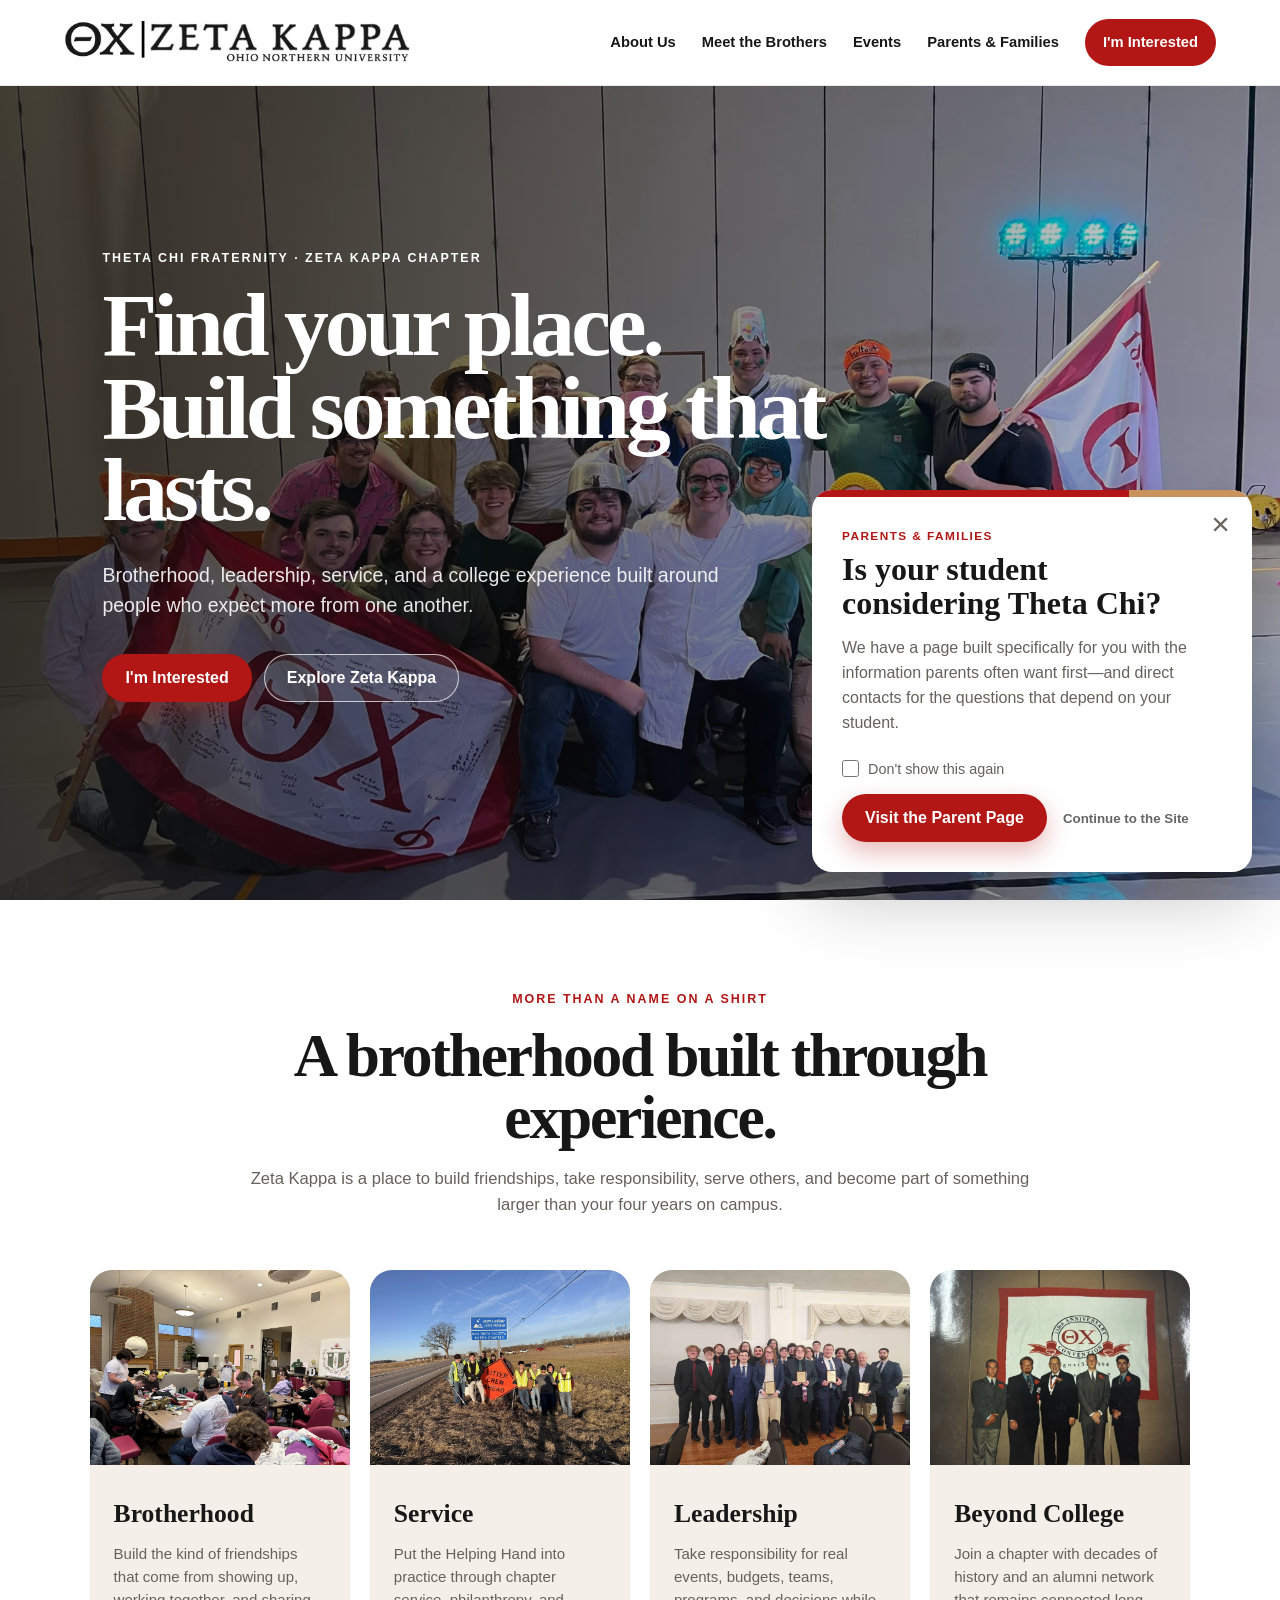
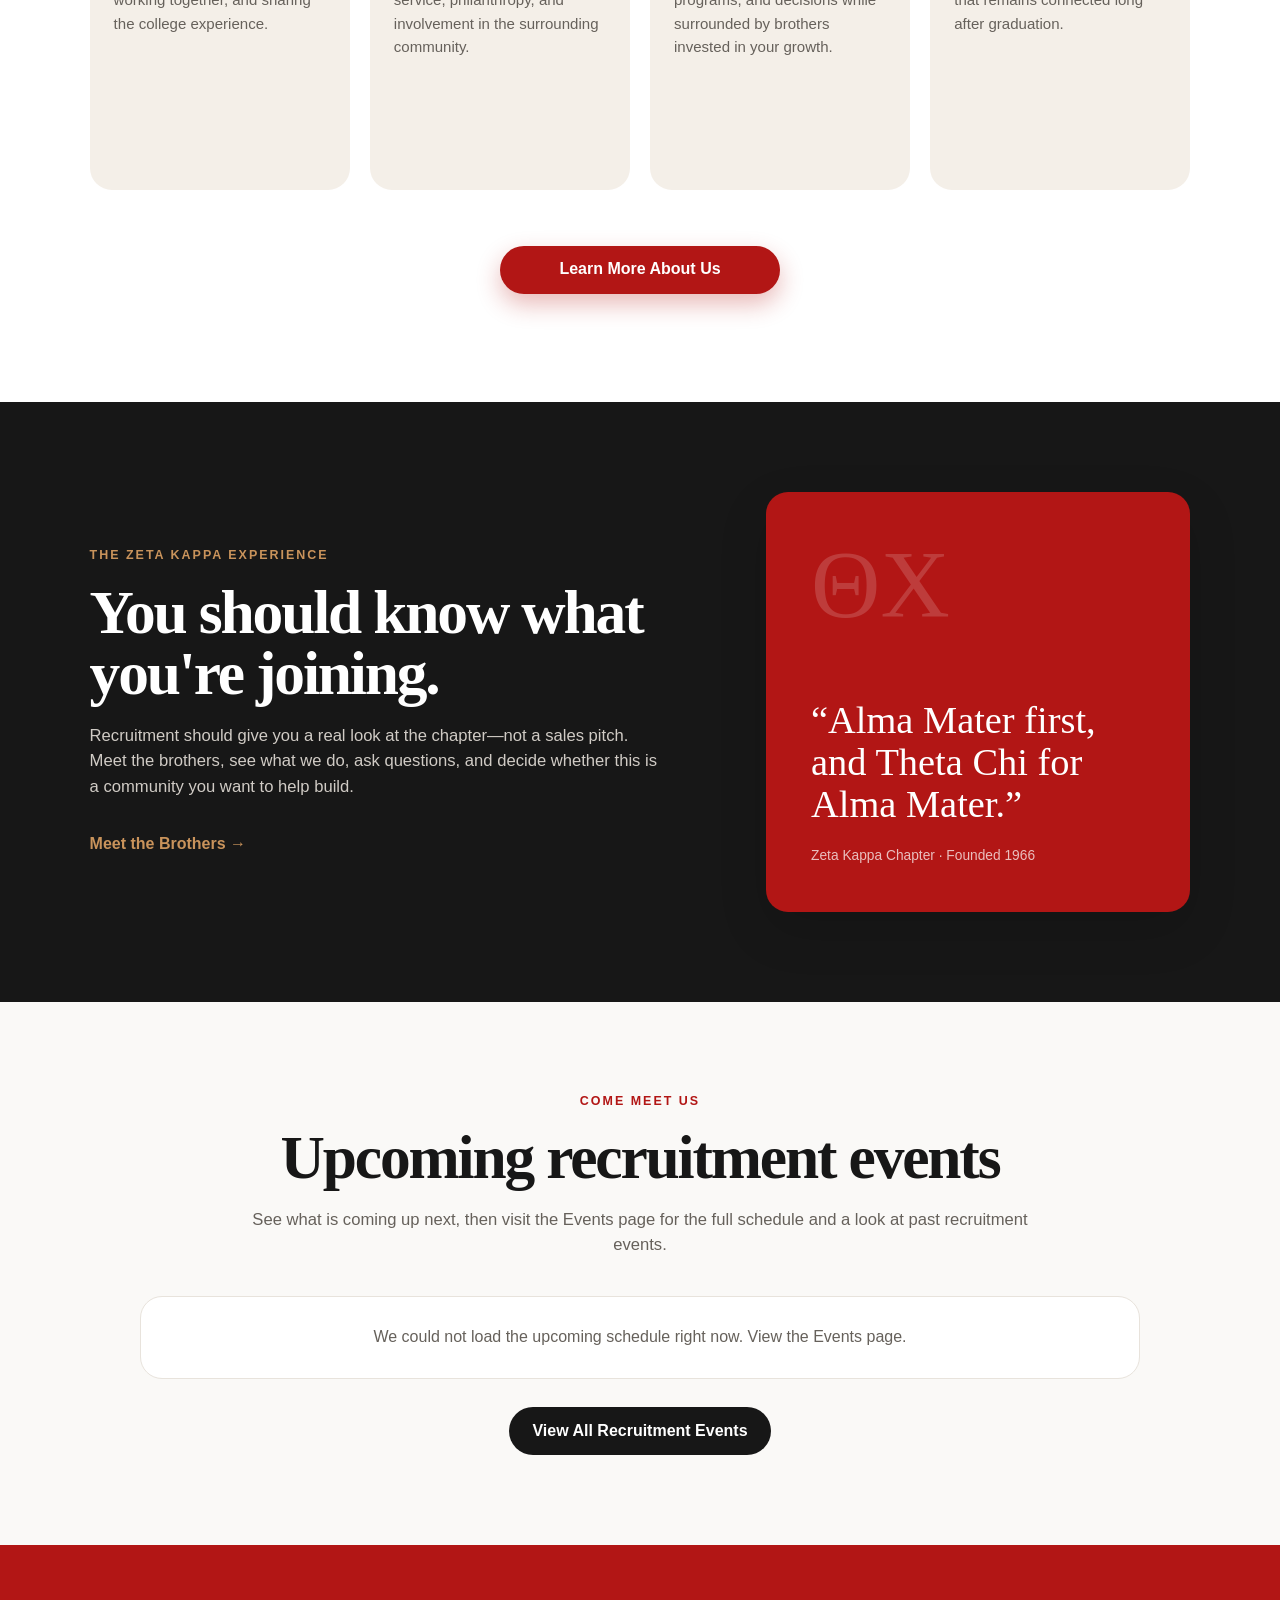
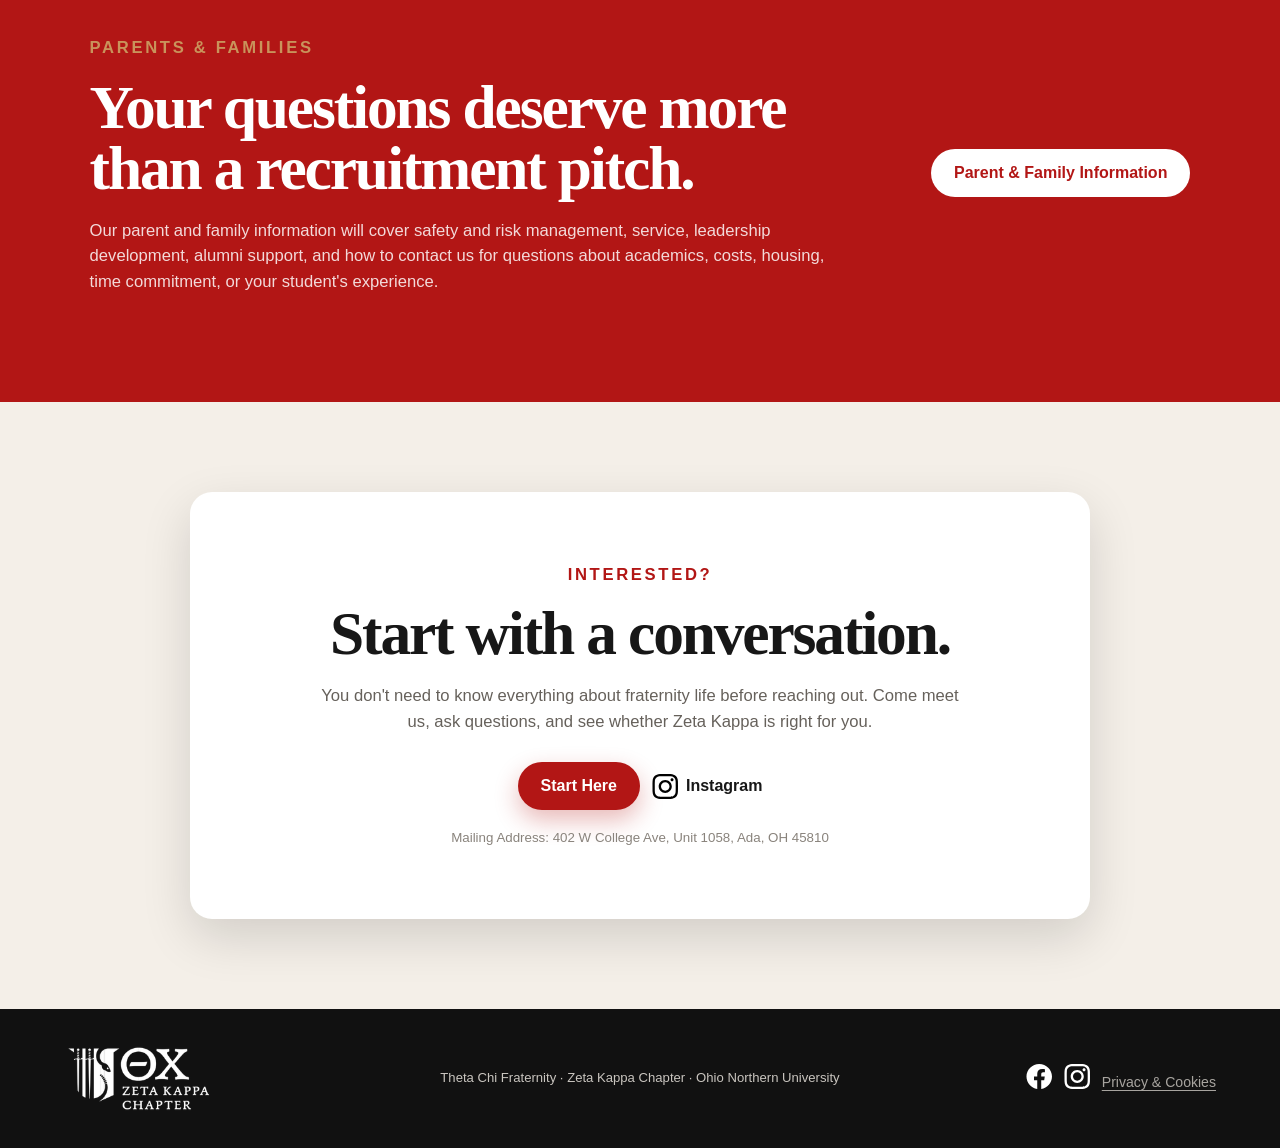
<file: index.html>
<!DOCTYPE html>
<html lang="en">
<head>
  <link rel="icon" type="image/png" href="/assets/img/tab-icon.png">
  <meta charset="UTF-8" />
  <meta name="viewport" content="width=device-width, initial-scale=1.0" />
  <meta name="description" content="Theta Chi Zeta Kappa recruitment at Ohio Northern University." />
  <title>Theta Chi Zeta Kappa | Join Us</title>
  <link rel="stylesheet" href="/css/recruitment.css" />
</head>
<body>

  <header class="site-header">
    <a class="brand" href="/" aria-label="Theta Chi Zeta Kappa Home">
      <img src="/assets/img/mainlogo_join.png" alt="Theta Chi Zeta Kappa" />
    </a>
    <button class="menu-toggle" type="button" aria-label="Open navigation" aria-controls="site-nav" aria-expanded="false">
      <span></span>
      <span></span>
      <span></span>
    </button>

<nav class="site-nav" id="site-nav" aria-label="Primary navigation">
      <a href="/about/">About Us</a>
      <a href="/brothers/">Meet the Brothers</a>
      <a href="/events/">Events</a>
      <a href="/parents/">Parents &amp; Families</a>
      <a class="nav-cta" href="/interest/">I'm Interested</a>
    </nav>
  </header>

  <main>
    <section class="hero">
      <div class="hero-shade"></div>
      <div class="hero-content">
        <p class="eyebrow">Theta Chi Fraternity · Zeta Kappa Chapter</p>
        <h1>Find your place.<br />Build something that lasts.</h1>
        <p class="hero-copy">
          Brotherhood, leadership, service, and a college experience built around people who expect more from one another.
        </p>
        <div class="hero-actions">
          <a class="button button-primary" href="/interest/">I'm Interested</a>
          <a class="button button-secondary" href="/about/">Explore Zeta Kappa</a>
        </div>
      </div>
      <div class="hero-location">Ohio Northern University · Ada, Ohio</div>
    </section>

    <section class="intro section" id="brotherhood">
      <div class="section-heading">
        <p class="eyebrow red">More than a name on a shirt</p>
        <h2>A brotherhood built through experience.</h2>
        <p>
          Zeta Kappa is a place to build friendships, take responsibility, serve others, and become part of something larger than your four years on campus.
        </p>
      </div>

      <div class="feature-grid">
        <article class="feature-card">
          <img src="/assets/img/Letter_Making_Social_w_DZ.webp" alt="Zeta Kappa members at a letter-making social" />
          <div>
            <h3>Brotherhood</h3>
            <p>Build the kind of friendships that come from showing up, working together, and sharing the college experience.</p>
          </div>
        </article>

        <article class="feature-card">
          <img src="/assets/img/New_Highway_Cleanup.webp" alt="Theta Chi service activity" />
          <div>
            <h3>Service</h3>
            <p>Put the Helping Hand into practice through chapter service, philanthropy, and involvement in the surrounding community.</p>
          </div>
        </article>

        <article class="feature-card">
          <img src="/assets/img/SOE_Awards.webp" alt="Zeta Kappa members receiving chapter awards" />
          <div>
            <h3>Leadership</h3>
            <p>Take responsibility for real events, budgets, teams, programs, and decisions while surrounded by brothers invested in your growth.</p>
          </div>
        </article>

        <article class="feature-card">
          <img src="/assets/img/138th_Convention.webp" alt="Zeta Kappa members at Theta Chi convention" />
          <div>
            <h3>Beyond College</h3>
            <p>Join a chapter with decades of history and an alumni network that remains connected long after graduation.</p>
          </div>
        </article>
      </div>

      <div class="about-home-action">
        <a class="button button-primary" href="/about/">Learn More About Us</a>
      </div>
    </section>

    <section class="experience section dark-section experience-soft-dark" id="experience">
      <div class="split">
        <div class="split-copy">
          <p class="eyebrow gold">The Zeta Kappa experience</p>
          <h2>You should know what you're joining.</h2>
          <p>
            Recruitment should give you a real look at the chapter—not a sales pitch. Meet the brothers, see what we do, ask questions, and decide whether this is a community you want to help build.
          </p>
          <a href="/brothers/" class="text-link">Meet the Brothers →</a>
        </div>
        <div class="quote-panel">
          <div class="greek-mark">ΘΧ</div>
          <p>“Alma Mater first, and Theta Chi for Alma Mater.”</p>
          <span>Zeta Kappa Chapter · Founded 1966</span>
        </div>
      </div>
    </section>

    <section class="events section" id="events">
      <div class="section-heading compact">
        <p class="eyebrow red">Come meet us</p>
        <h2>Upcoming recruitment events</h2>
        <p>See what is coming up next, then visit the Events page for the full schedule and a look at past recruitment events.</p>
      </div>

      <div class="home-events-list" id="homeEventsList" aria-live="polite">
        <div class="home-events-status" id="homeEventsStatus">Loading upcoming events...</div>
      </div>

      <div class="home-events-footer">
        <a class="button button-dark" href="/events/">View All Recruitment Events</a>
      </div>
    </section>

    <section class="parents-preview section" id="parents">
      <div class="parents-inner">
        <div>
          <p class="eyebrow gold">Parents & families</p>
          <h2>Your questions deserve more than a recruitment pitch.</h2>
          <p>
            Our parent and family information will cover safety and risk management, service, leadership development, alumni support, and how to contact us for questions about academics, costs, housing, time commitment, or your student's experience.
          </p>
        </div>
        <a class="button button-light" href="/parents/">Parent & Family Information</a>
      </div>
    </section>

    <section class="interest section" id="interest">
      <div class="interest-card">
        <p class="eyebrow red">Interested?</p>
        <h2>Start with a conversation.</h2>
        <p>You don't need to know everything about fraternity life before reaching out. Come meet us, ask questions, and see whether Zeta Kappa is right for you.</p>
        <div class="interest-actions">
          <a class="button button-primary" href="/interest/">Start Here</a>
          <a class="social-link" href="https://www.instagram.com/onuthetachi/" aria-label="Theta Chi Zeta Kappa on Instagram">
            <img src="/assets/icons/path-20.svg" alt="" /> Instagram
          </a>
        </div>
        <small>Mailing Address: 402 W College Ave, Unit 1058, Ada, OH 45810</small>
      </div>
    </section>
  </main>

  <footer>
    <img src="/assets/img/mainlogo.png" alt="Theta Chi Zeta Kappa" />
    <p>Theta Chi Fraternity · Zeta Kappa Chapter · Ohio Northern University</p>
    <div class="footer-socials">
      <a href="https://www.facebook.com/ThetaChiZK/" aria-label="Facebook"><img src="/assets/icons/path-10.svg" alt="" /></a>
      <a href="https://www.instagram.com/onuthetachi/" aria-label="Instagram"><img src="/assets/icons/path-20.svg" alt="" /></a>
    
      <div class="footer-legal"><a href="/privacy/">Privacy &amp; Cookies</a></div></div>
  </footer>

  <aside class="parent-popout" id="parent-popout" aria-labelledby="parent-title">
    <button class="parent-close" type="button" aria-label="Close parent information prompt">×</button>
    <div class="parent-accent"></div>
    <div class="parent-content">
      <p class="parent-label">Parents & families</p>
      <h2 id="parent-title">Is your student considering Theta Chi?</h2>
      <p>
        We have a page built specifically for you with the information parents often want first—and direct contacts for the questions that depend on your student.
      </p>
      <label class="parent-preference">
        <input type="checkbox" id="parent-dont-show">
        <span>Don't show this again</span>
      </label>
      <div class="parent-actions">
        <a href="/parents/" class="button button-primary">Visit the Parent Page</a>
        <button class="not-now" type="button">Continue to the Site</button>
      </div>
    </div>
  </aside>

  <script src="/js/events-config.js"></script>
  <script src="/js/home-events.js"></script>
  <script src="/js/recruitment.js"></script>
</body>
</html>
</file>
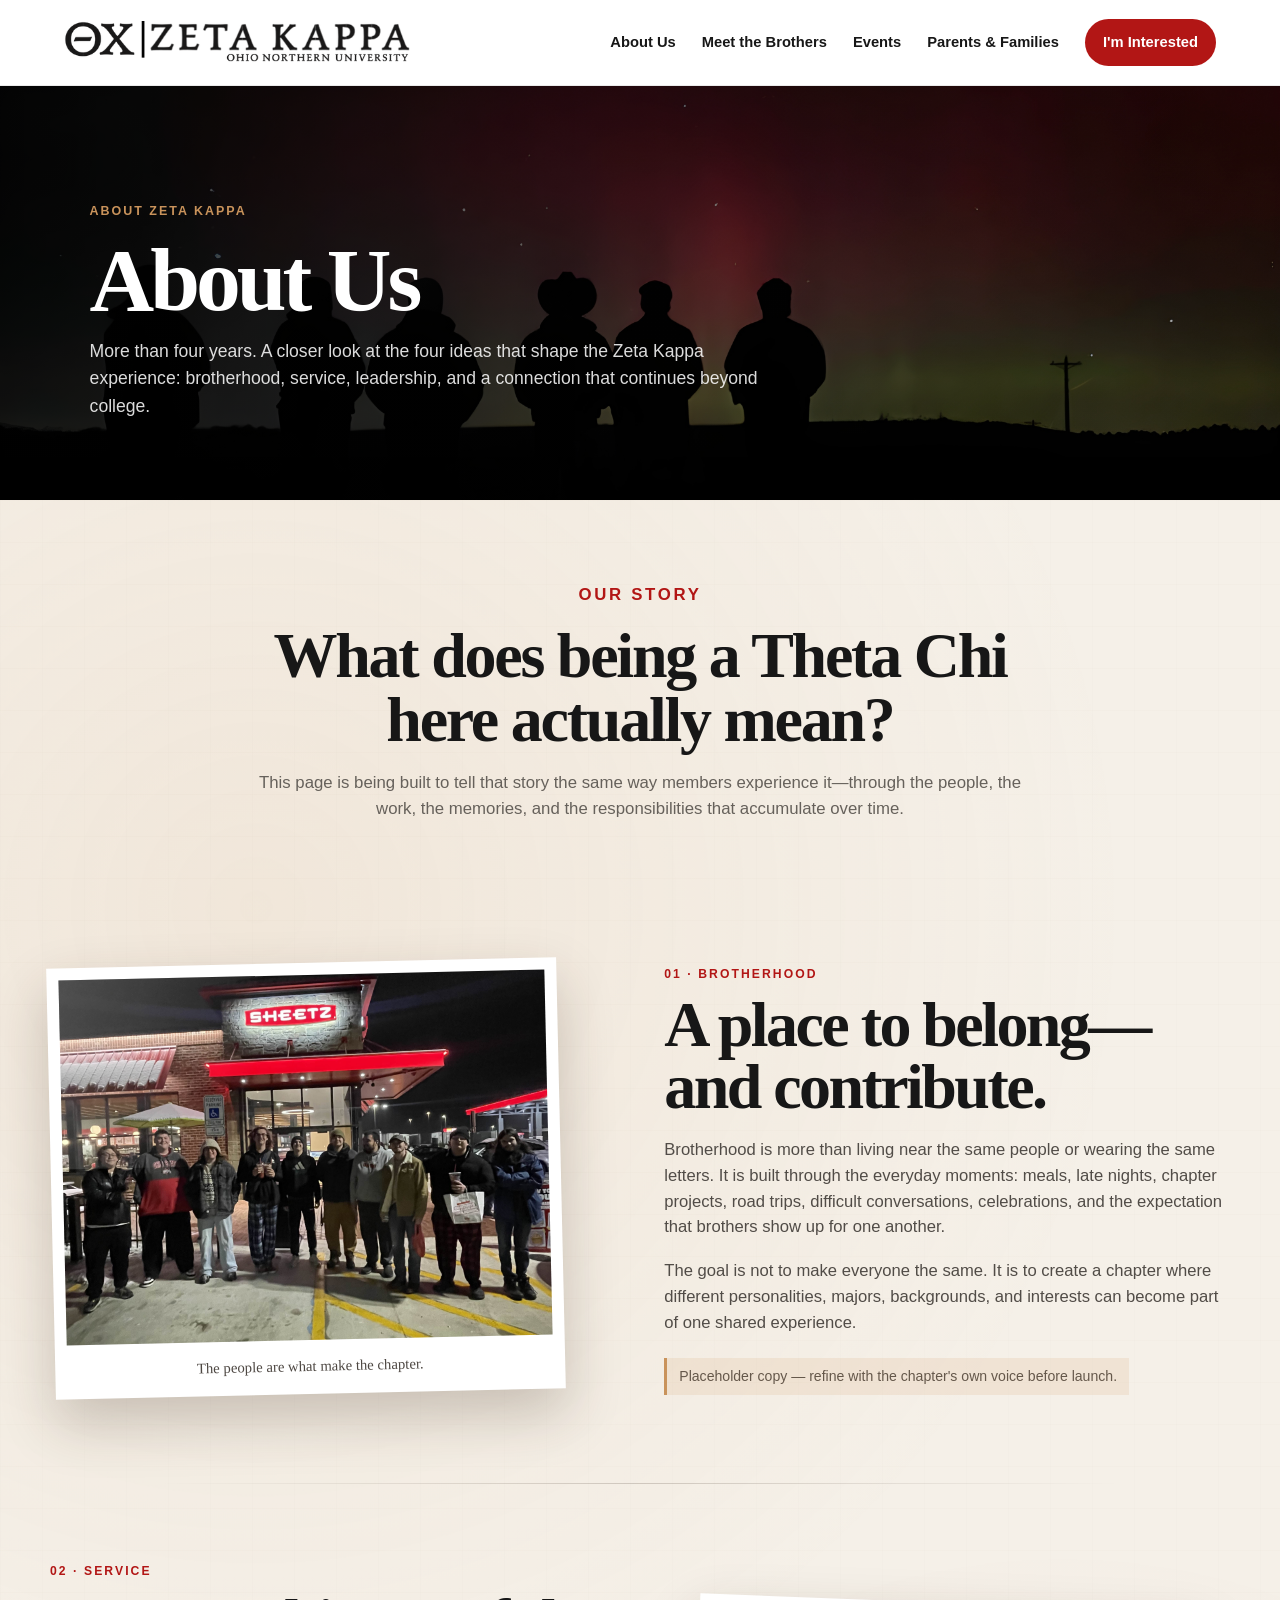
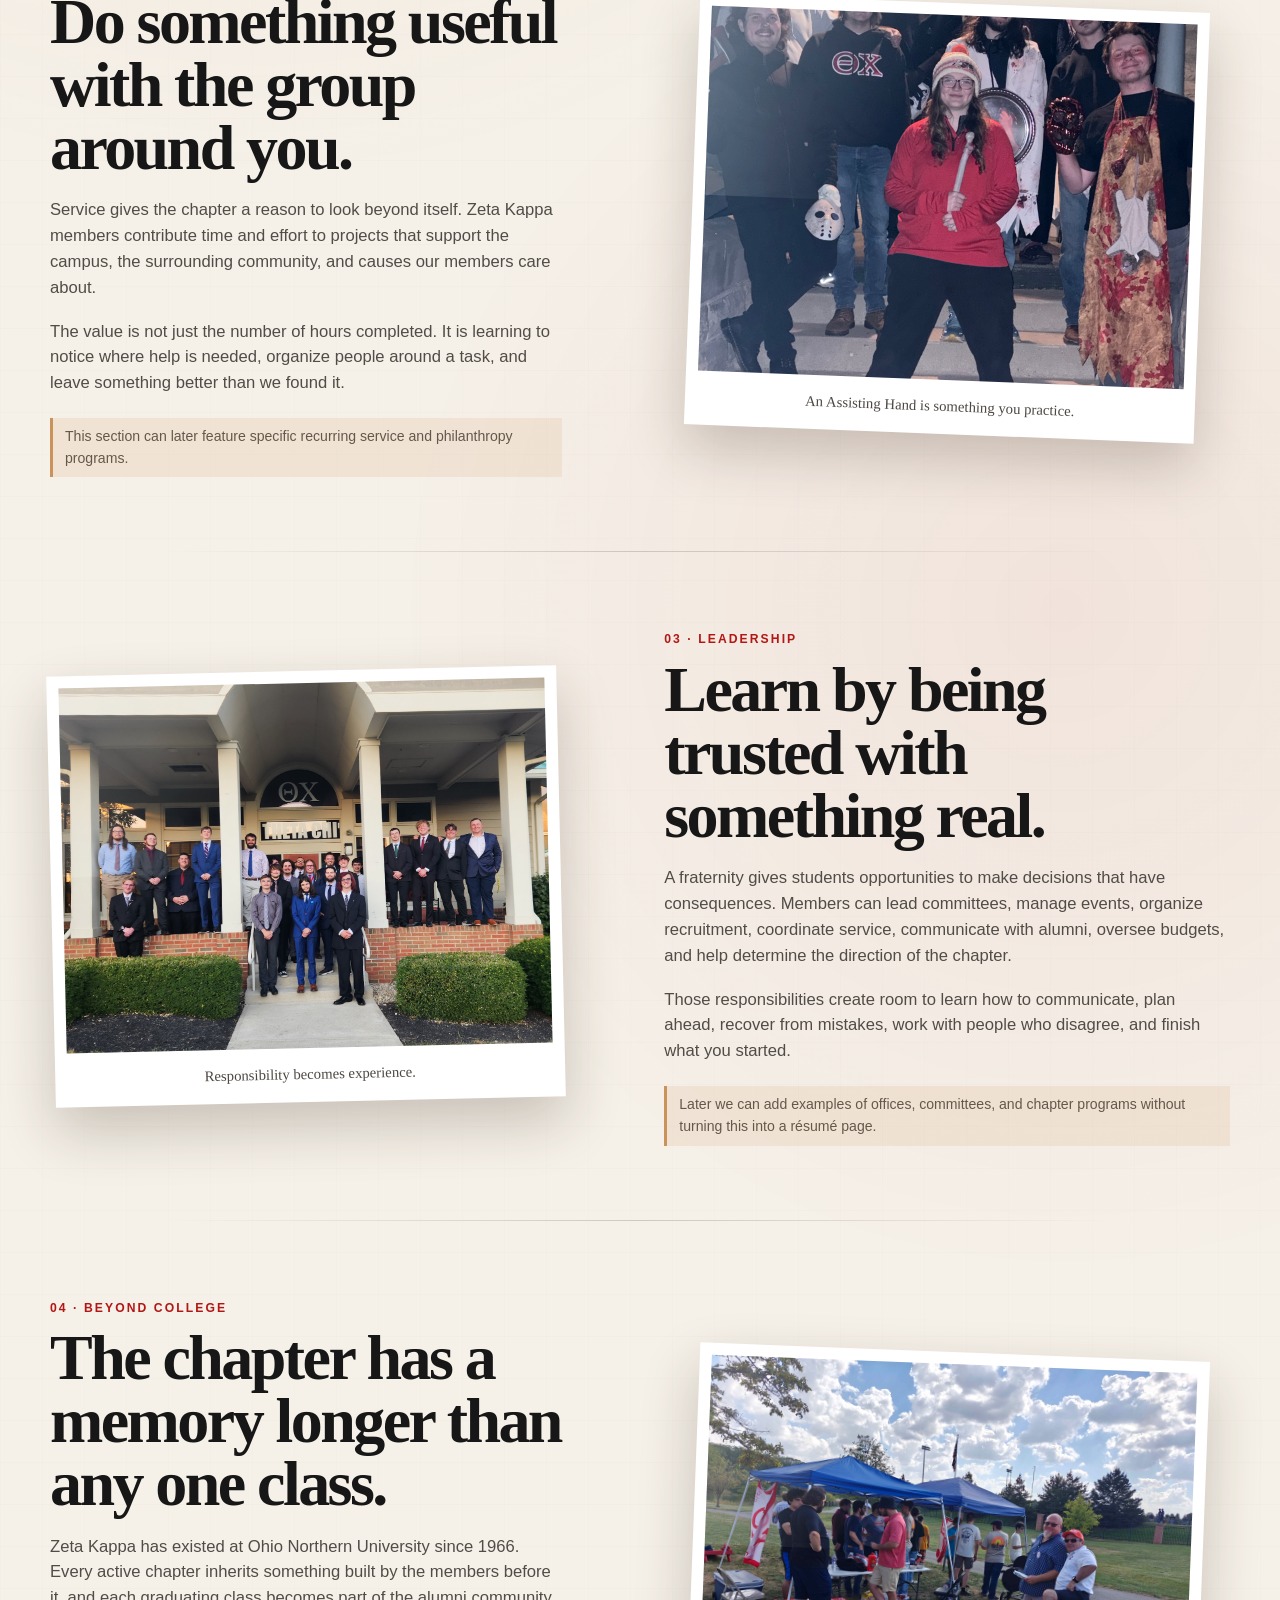
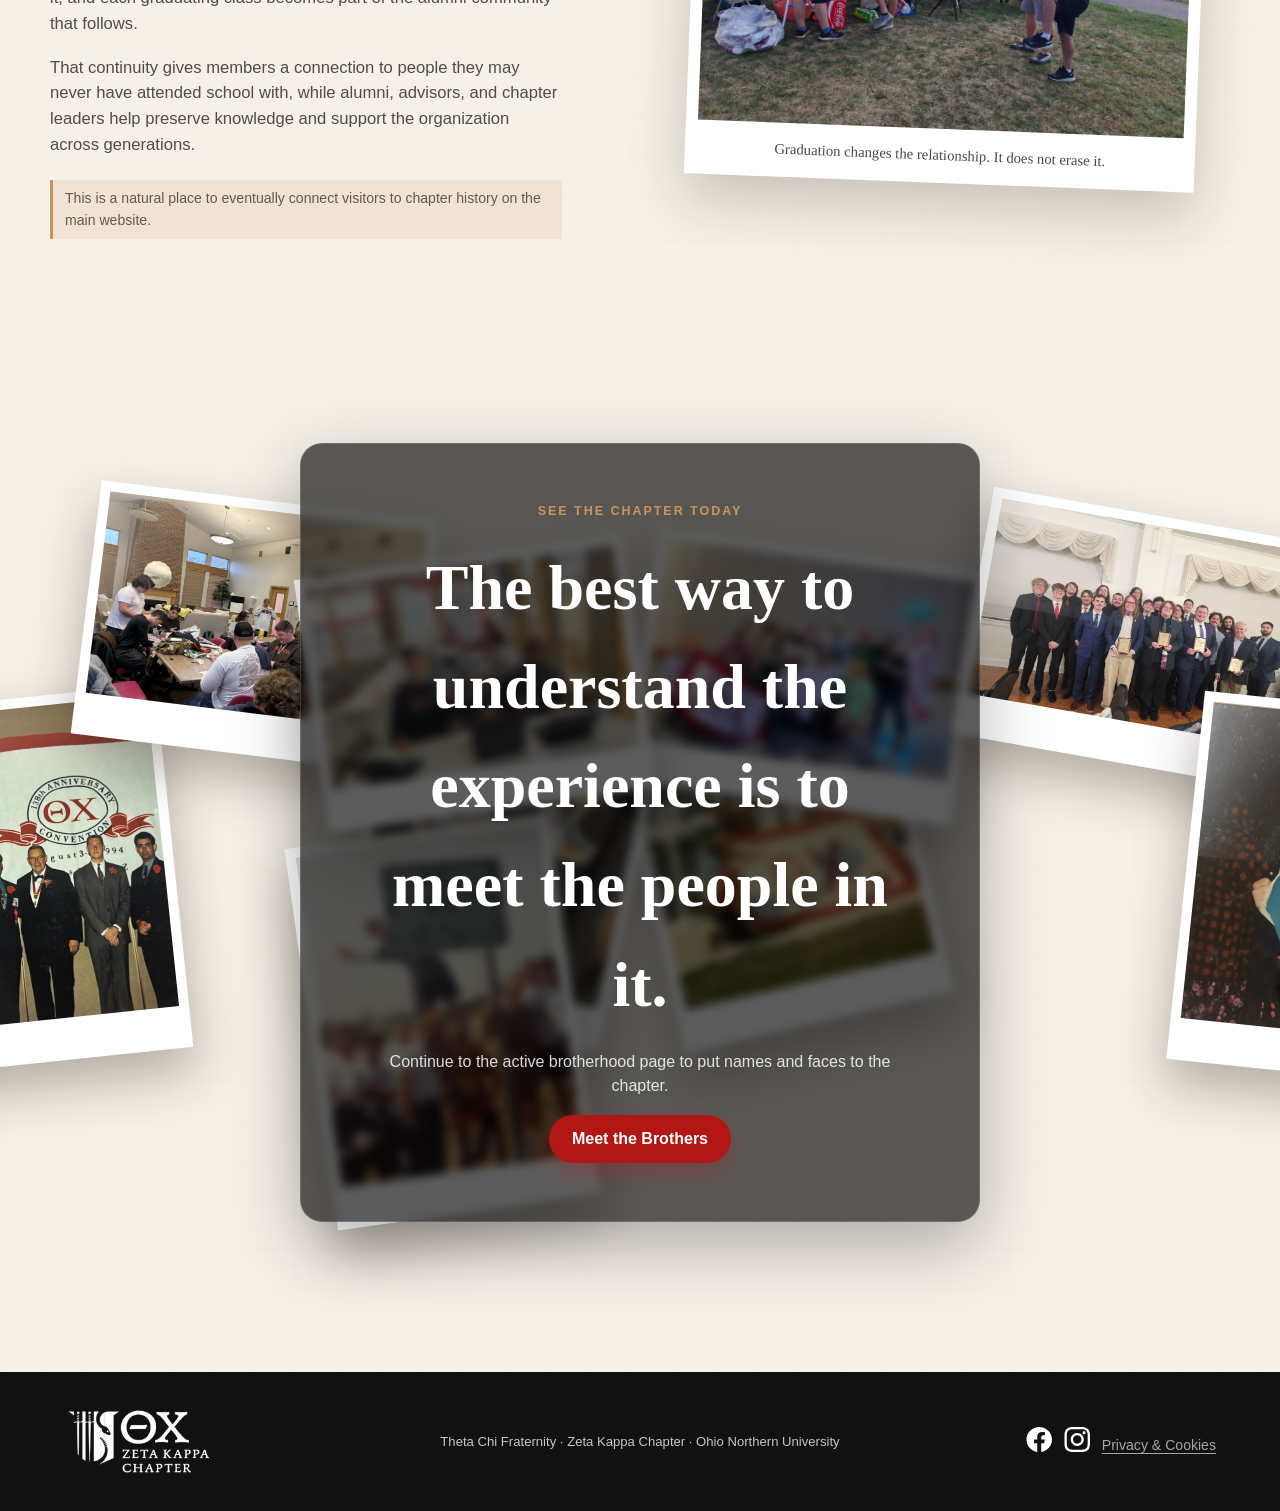
<file: about/index.html>
<!DOCTYPE html>
<html lang="en">
<head>
  <link rel="icon" type="image/png" href="/assets/img/tab-icon.png">
  <meta charset="UTF-8" />
  <meta name="viewport" content="width=device-width, initial-scale=1.0" />
  <meta name="description" content="About Theta Chi Zeta Kappa at Ohio Northern University." />
  <title>About Us | Theta Chi Zeta Kappa</title>
  <link rel="stylesheet" href="/css/recruitment.css" />
</head>
<body>
  <header class="site-header">
    <a class="brand" href="/" aria-label="Theta Chi Zeta Kappa Home">
      <img src="/assets/img/mainlogo_join.png" alt="Theta Chi Zeta Kappa at Ohio Northern University" />
    </a>
    <button class="menu-toggle" type="button" aria-label="Open navigation" aria-controls="site-nav" aria-expanded="false">
      <span></span>
      <span></span>
      <span></span>
    </button>

<nav class="site-nav" id="site-nav" aria-label="Primary navigation">
      <a href="/about/">About Us</a>
      <a href="/brothers/">Meet the Brothers</a>
      <a href="/events/">Events</a>
      <a href="/parents/">Parents &amp; Families</a>
      <a class="nav-cta" href="/interest/">I'm Interested</a>
    </nav>
  </header>
<main>
  <section class="subpage-hero about-hero">
    <div>
      <p class="eyebrow gold">About Zeta Kappa</p>
      <h1>About Us</h1>
      <p>More than four years. A closer look at the four ideas that shape the Zeta Kappa experience: brotherhood, service, leadership, and a connection that continues beyond college.</p>
    </div>
  </section>

  <section class="scrapbook">
    <div class="story-intro">
      <p class="eyebrow red">Our story</p>
      <h2>What does being a Theta Chi here actually mean?</h2>
      <p>This page is being built to tell that story the same way members experience it—through the people, the work, the memories, and the responsibilities that accumulate over time.</p>
    </div>

    <section class="story-row">
      <figure class="story-photo">
        <img src="/assets/img/Brotherhood_Fall_2025.jpg" alt="Zeta Kappa brothers spending time together" />
        <figcaption class="story-caption">The people are what make the chapter.</figcaption>
      </figure>
      <div class="story-copy">
        <span class="story-number">01 · BROTHERHOOD</span>
        <h2>A place to belong—and contribute.</h2>
        <p>Brotherhood is more than living near the same people or wearing the same letters. It is built through the everyday moments: meals, late nights, chapter projects, road trips, difficult conversations, celebrations, and the expectation that brothers show up for one another.</p>
        <p>The goal is not to make everyone the same. It is to create a chapter where different personalities, majors, backgrounds, and interests can become part of one shared experience.</p>
        <span class="story-note">Placeholder copy — refine with the chapter's own voice before launch.</span>
      </div>
    </section>

    <div class="story-divider"></div>

    <section class="story-row reverse">
      <figure class="story-photo">
        <img src="/assets/img/Service_Fall_2025.png" alt="Theta Chi members participating in service" />
        <figcaption class="story-caption">An Assisting Hand is something you practice.</figcaption>
      </figure>
      <div class="story-copy">
        <span class="story-number">02 · SERVICE</span>
        <h2>Do something useful with the group around you.</h2>
        <p>Service gives the chapter a reason to look beyond itself. Zeta Kappa members contribute time and effort to projects that support the campus, the surrounding community, and causes our members care about.</p>
        <p>The value is not just the number of hours completed. It is learning to notice where help is needed, organize people around a task, and leave something better than we found it.</p>
        <span class="story-note">This section can later feature specific recurring service and philanthropy programs.</span>
      </div>
    </section>

    <div class="story-divider"></div>

    <section class="story-row">
      <figure class="story-photo">
        <img src="/assets/img/Fall_2025_Class.jpg" alt="Members of Theta Chi Zeta Kappa" />
        <figcaption class="story-caption">Responsibility becomes experience.</figcaption>
      </figure>
      <div class="story-copy">
        <span class="story-number">03 · LEADERSHIP</span>
        <h2>Learn by being trusted with something real.</h2>
        <p>A fraternity gives students opportunities to make decisions that have consequences. Members can lead committees, manage events, organize recruitment, coordinate service, communicate with alumni, oversee budgets, and help determine the direction of the chapter.</p>
        <p>Those responsibilities create room to learn how to communicate, plan ahead, recover from mistakes, work with people who disagree, and finish what you started.</p>
        <span class="story-note">Later we can add examples of offices, committees, and chapter programs without turning this into a résumé page.</span>
      </div>
    </section>

    <div class="story-divider"></div>

    <section class="story-row reverse">
      <figure class="story-photo">
        <img src="/assets/img/Alumni_Fall_2025.jpg" alt="Zeta Kappa alumni and undergraduate members together" />
        <figcaption class="story-caption">Graduation changes the relationship. It does not erase it.</figcaption>
      </figure>
      <div class="story-copy">
        <span class="story-number">04 · BEYOND COLLEGE</span>
        <h2>The chapter has a memory longer than any one class.</h2>
        <p>Zeta Kappa has existed at Ohio Northern University since 1966. Every active chapter inherits something built by the members before it, and each graduating class becomes part of the alumni community that follows.</p>
        <p>That continuity gives members a connection to people they may never have attended school with, while alumni, advisors, and chapter leaders help preserve knowledge and support the organization across generations.</p>
        <span class="story-note">This is a natural place to eventually connect visitors to chapter history on the main website.</span>
      </div>
    </section>

    <div class="about-finish">
      <div class="about-finish-collage" aria-hidden="true">
        <figure class="finish-polaroid fp1"><img src="/assets/img/Old_Chapter_Pride.webp" alt="" /></figure>
        <figure class="finish-polaroid fp2"><img src="/assets/img/2026_Greek_Sing.webp" alt="" /></figure>
        <figure class="finish-polaroid fp3"><img src="/assets/img/138th_Convention.webp" alt="" /></figure>
        <figure class="finish-polaroid fp4"><img src="/assets/img/Letter_Making_Social_w_DZ.webp" alt="" /></figure>
        <figure class="finish-polaroid fp5"><img src="/assets/img/Old_Highway_Cleanup.webp" alt="" /></figure>
        <figure class="finish-polaroid fp6"><img src="/assets/img/SOE_Awards.webp" alt="" /></figure>
        <figure class="finish-polaroid fp7"><img src="/assets/img/Old_Rush.webp" alt="" /></figure>
        <figure class="finish-polaroid fp8"><img src="/assets/img/2025_Cafe.webp" alt="" /></figure>
        <figure class="finish-polaroid fp9"><img src="/assets/img/New_Letters.webp" alt="" /></figure>
      </div>

      <div class="about-finish-panel">
        <p class="eyebrow gold">See the chapter today</p>
        <h2>The best way to understand the experience is to meet the people in it.</h2>
        <p>Continue to the active brotherhood page to put names and faces to the chapter.</p>
        <a class="button button-primary" href="/brothers/">Meet the Brothers</a>
      </div>
    </div>
  </section>
</main>
  <footer>
    <img src="/assets/img/mainlogo.png" alt="Theta Chi Zeta Kappa" />
    <p>Theta Chi Fraternity · Zeta Kappa Chapter · Ohio Northern University</p>
    <div class="footer-socials">
      <a href="https://www.facebook.com/ThetaChiZK/" aria-label="Facebook"><img src="/assets/icons/path-10.svg" alt="" /></a>
      <a href="https://www.instagram.com/onuthetachi/" aria-label="Instagram"><img src="/assets/icons/path-20.svg" alt="" /></a>
    
      <div class="footer-legal"><a href="/privacy/">Privacy &amp; Cookies</a></div></div>
  </footer>
  <script src="/js/recruitment.js"></script>
</body>
</html>
</file>
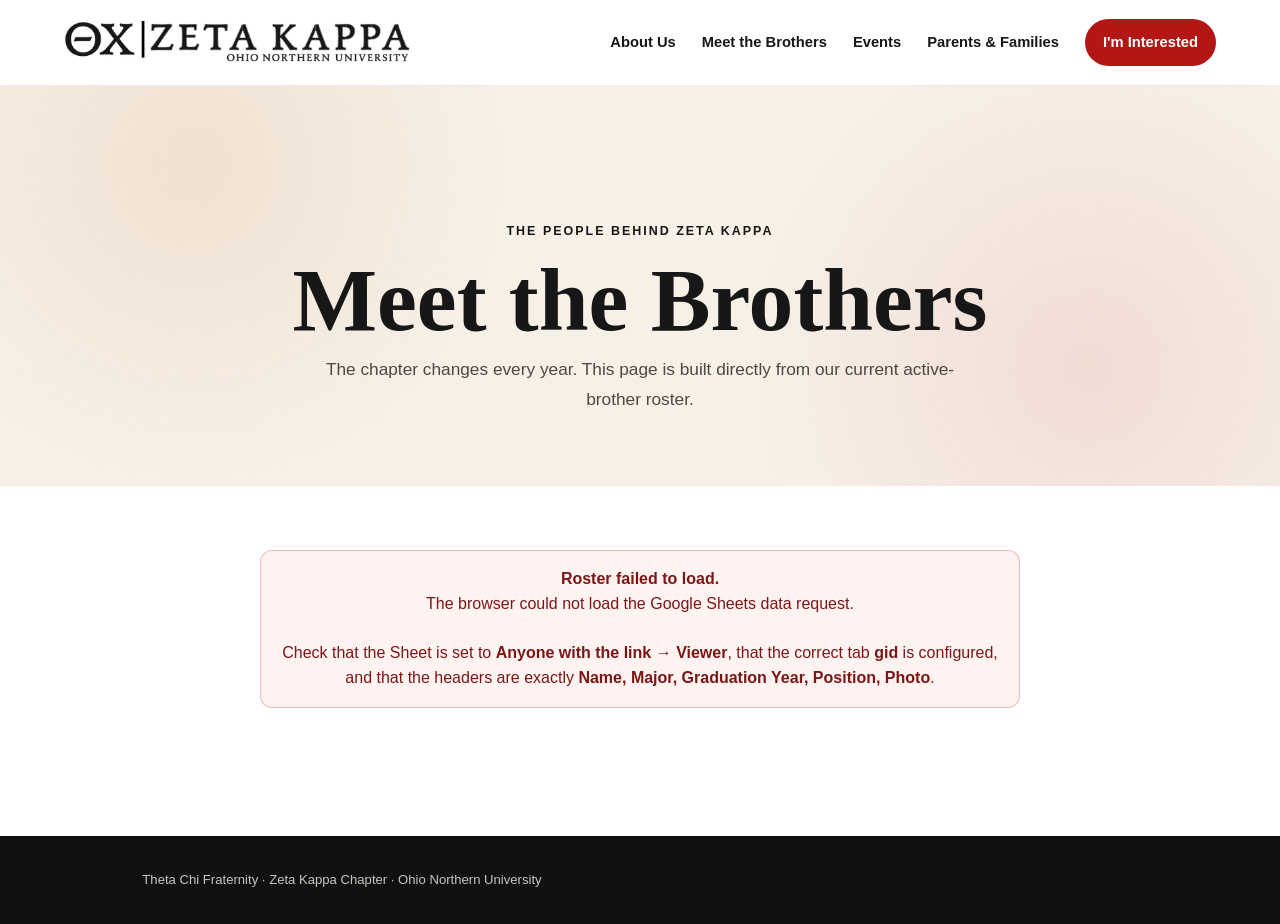
<file: brothers/index.html>
<!DOCTYPE html>
<html lang="en">
<head>
  <link rel="icon" type="image/png" href="/assets/img/tab-icon.png">
  <meta charset="UTF-8" />
  <meta name="viewport" content="width=device-width, initial-scale=1.0" />
  <title>Meet the Brothers | Theta Chi Zeta Kappa</title>
  <link rel="stylesheet" href="/css/recruitment.css" />
  <link rel="stylesheet" href="/css/brothers.css" />
</head>
<body>
  <header class="site-header">
    <a class="brand" href="/" aria-label="Zeta Kappa recruitment home">
      <img src="/assets/img/mainlogo_join.png" alt="Theta Chi Zeta Kappa" />
    </a>
    <button class="menu-toggle" type="button" aria-label="Open navigation" aria-controls="site-nav" aria-expanded="false">
      <span></span>
      <span></span>
      <span></span>
    </button>

<nav class="site-nav" aria-label="Main navigation">
      <a href="/about/">About Us</a>
      <a class="active" href="/brothers/">Meet the Brothers</a>
      <a href="/events/">Events</a>
      <a href="/parents/">Parents &amp; Families</a>
      <a class="nav-cta" href="/interest/">I'm Interested</a>
    </nav>
  </header>

  <main>
    <section class="brothers-hero">
      <p class="eyebrow">The people behind Zeta Kappa</p>
      <h1>Meet the Brothers</h1>
      <p>The chapter changes every year. This page is built directly from our current active-brother roster.</p>
    </section>

    <section class="brothers-section">
      <div class="brothers-status" id="brothersStatus">Loading active roster…</div>
      <div class="brothers-grid" id="brothersGrid" aria-live="polite"></div>
    </section>
  </main>

  <footer class="site-footer">
    <p>Theta Chi Fraternity · Zeta Kappa Chapter · Ohio Northern University</p>
  </footer>

  <script src="/js/recruitment.js"></script>
  <script src="/js/brothers-config.js"></script>
  <script src="/js/brothers.js"></script>
</body>
</html>
</file>
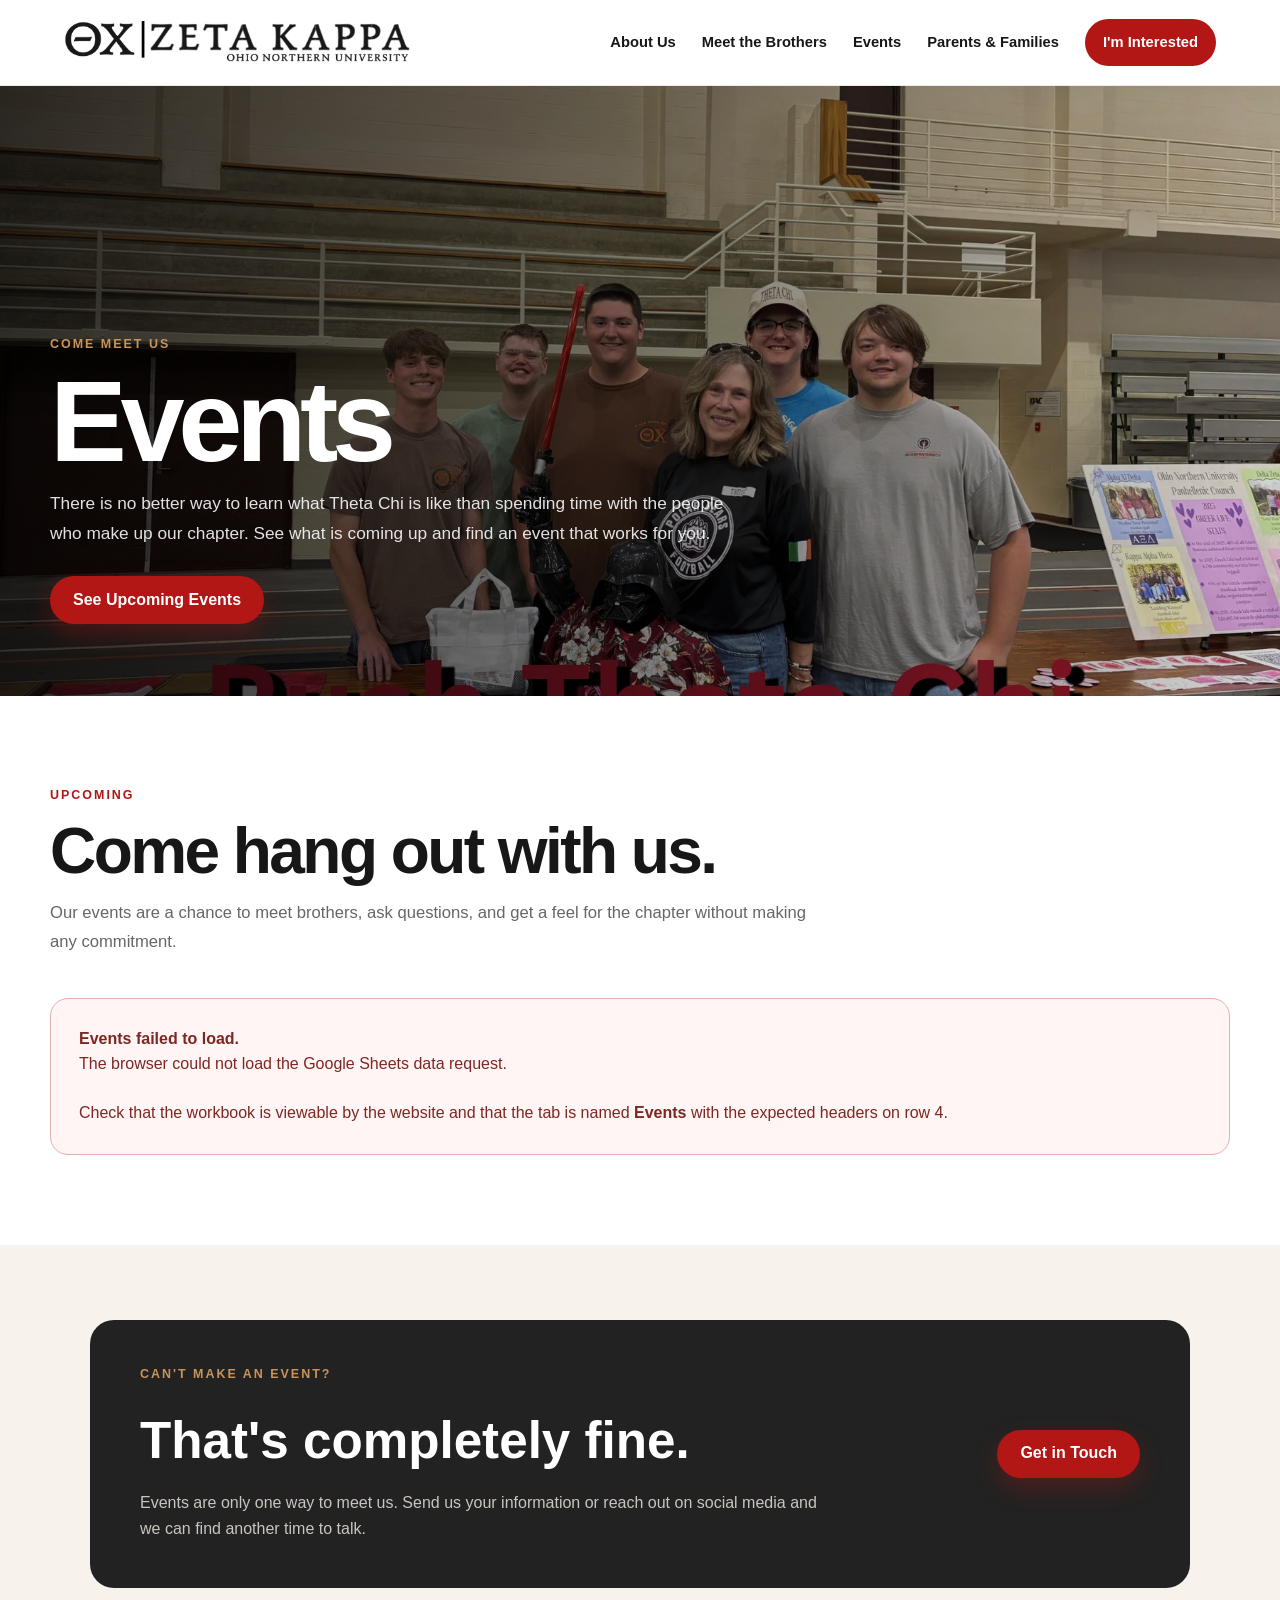
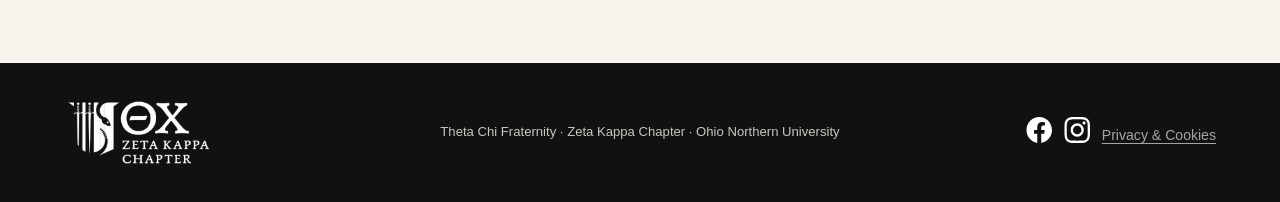
<file: events/index.html>
<!DOCTYPE html>
<html lang="en">
<head>
  <link rel="icon" type="image/png" href="/assets/img/tab-icon.png">
  <meta charset="UTF-8" />
  <meta name="viewport" content="width=device-width, initial-scale=1.0" />
  <title>Events | Theta Chi Zeta Kappa</title>
  <link rel="stylesheet" href="/css/recruitment.css" />
  <link rel="stylesheet" href="/css/events.css" />
</head>
<body>
  <header class="site-header">
    <a class="brand" href="/" aria-label="Theta Chi Zeta Kappa Home">
      <img src="/assets/img/mainlogo_join.png" alt="Theta Chi Zeta Kappa at Ohio Northern University" />
    </a>
    <button class="menu-toggle" type="button" aria-label="Open navigation" aria-controls="site-nav" aria-expanded="false">
      <span></span><span></span><span></span>
    </button>
    <nav class="site-nav" id="site-nav" aria-label="Primary navigation">
      <a href="/about/">About Us</a>
      <a href="/brothers/">Meet the Brothers</a>
      <a href="/events/" aria-current="page">Events</a>
      <a href="/parents/">Parents &amp; Families</a>
      <a class="nav-cta" href="/interest/">I'm Interested</a>
    </nav>
  </header>

  <main>
    <section class="events-hero">
      <div class="events-hero-shade"></div>
      <div class="events-hero-content">
        <p class="eyebrow gold">Come Meet Us</p>
        <h1>Events</h1>
        <p>There is no better way to learn what Theta Chi is like than spending time with the people who make up our chapter. See what is coming up and find an event that works for you.</p>
        <a class="button button-primary" href="#upcoming-events">See Upcoming Events</a>
      </div>
    </section>

    <section class="events-section upcoming-section" id="upcoming-events">
      <div class="events-container">
        <div class="events-heading">
          <p class="eyebrow red">Upcoming</p>
          <h2>Come hang out with us.</h2>
          <p>Our events are a chance to meet brothers, ask questions, and get a feel for the chapter without making any commitment.</p>
        </div>
        <div id="eventsStatus" class="events-status" aria-live="polite">Loading upcoming events…</div>
        <div id="upcomingEventsGrid" class="upcoming-events-grid" hidden></div>
        <div id="noUpcomingEvents" class="no-events-card" hidden>
          <p class="eyebrow red">More Coming Soon</p>
          <h3>More events are coming soon.</h3>
          <p>Recruitment events change throughout the semester. In the meantime, take a look at some of our previous events or reach out to us directly.</p>
          <div class="no-events-actions">
            <a class="button button-primary" href="/interest/?level=meet#interest-form">I'm Interested</a>
            <a class="button button-outline-dark" href="https://www.instagram.com/onuthetachi/" target="_blank" rel="noopener noreferrer">Instagram</a>
          </div>
        </div>
      </div>
    </section>

    <section class="events-section past-section" id="past-events" hidden>
      <div class="events-container">
        <div class="events-heading light-heading">
          <p class="eyebrow gold">Previous Events</p>
          <h2>See what recruitment is like.</h2>
          <p>Some of our past events stay here so you can get a better idea of what spending time with the chapter actually looks like.</p>
        </div>
        <div id="pastEventsGrid" class="past-events-grid"></div>
      </div>
    </section>

    <section class="events-contact-section">
      <div class="events-contact-card">
        <div>
          <p class="eyebrow gold">Can't Make an Event?</p>
          <h2>That's completely fine.</h2>
          <p>Events are only one way to meet us. Send us your information or reach out on social media and we can find another time to talk.</p>
        </div>
        <a class="button button-primary" href="/interest/?level=info#interest-form">Get in Touch</a>
      </div>
    </section>
  </main>

  <footer>
    <img src="/assets/img/mainlogo.png" alt="Theta Chi Zeta Kappa" />
    <p>Theta Chi Fraternity · Zeta Kappa Chapter · Ohio Northern University</p>
    <div class="footer-socials">
      <a href="https://www.facebook.com/ThetaChiZK/" aria-label="Facebook"><img src="/assets/icons/path-10.svg" alt="" /></a>
      <a href="https://www.instagram.com/onuthetachi/" aria-label="Instagram"><img src="/assets/icons/path-20.svg" alt="" /></a>
      <div class="footer-legal"><a href="/privacy/">Privacy &amp; Cookies</a></div>
    </div>
  </footer>
  <script src="/js/recruitment.js"></script>
  <script src="/js/events-config.js"></script>
  <script src="/js/events.js"></script>
</body>
</html>
</file>
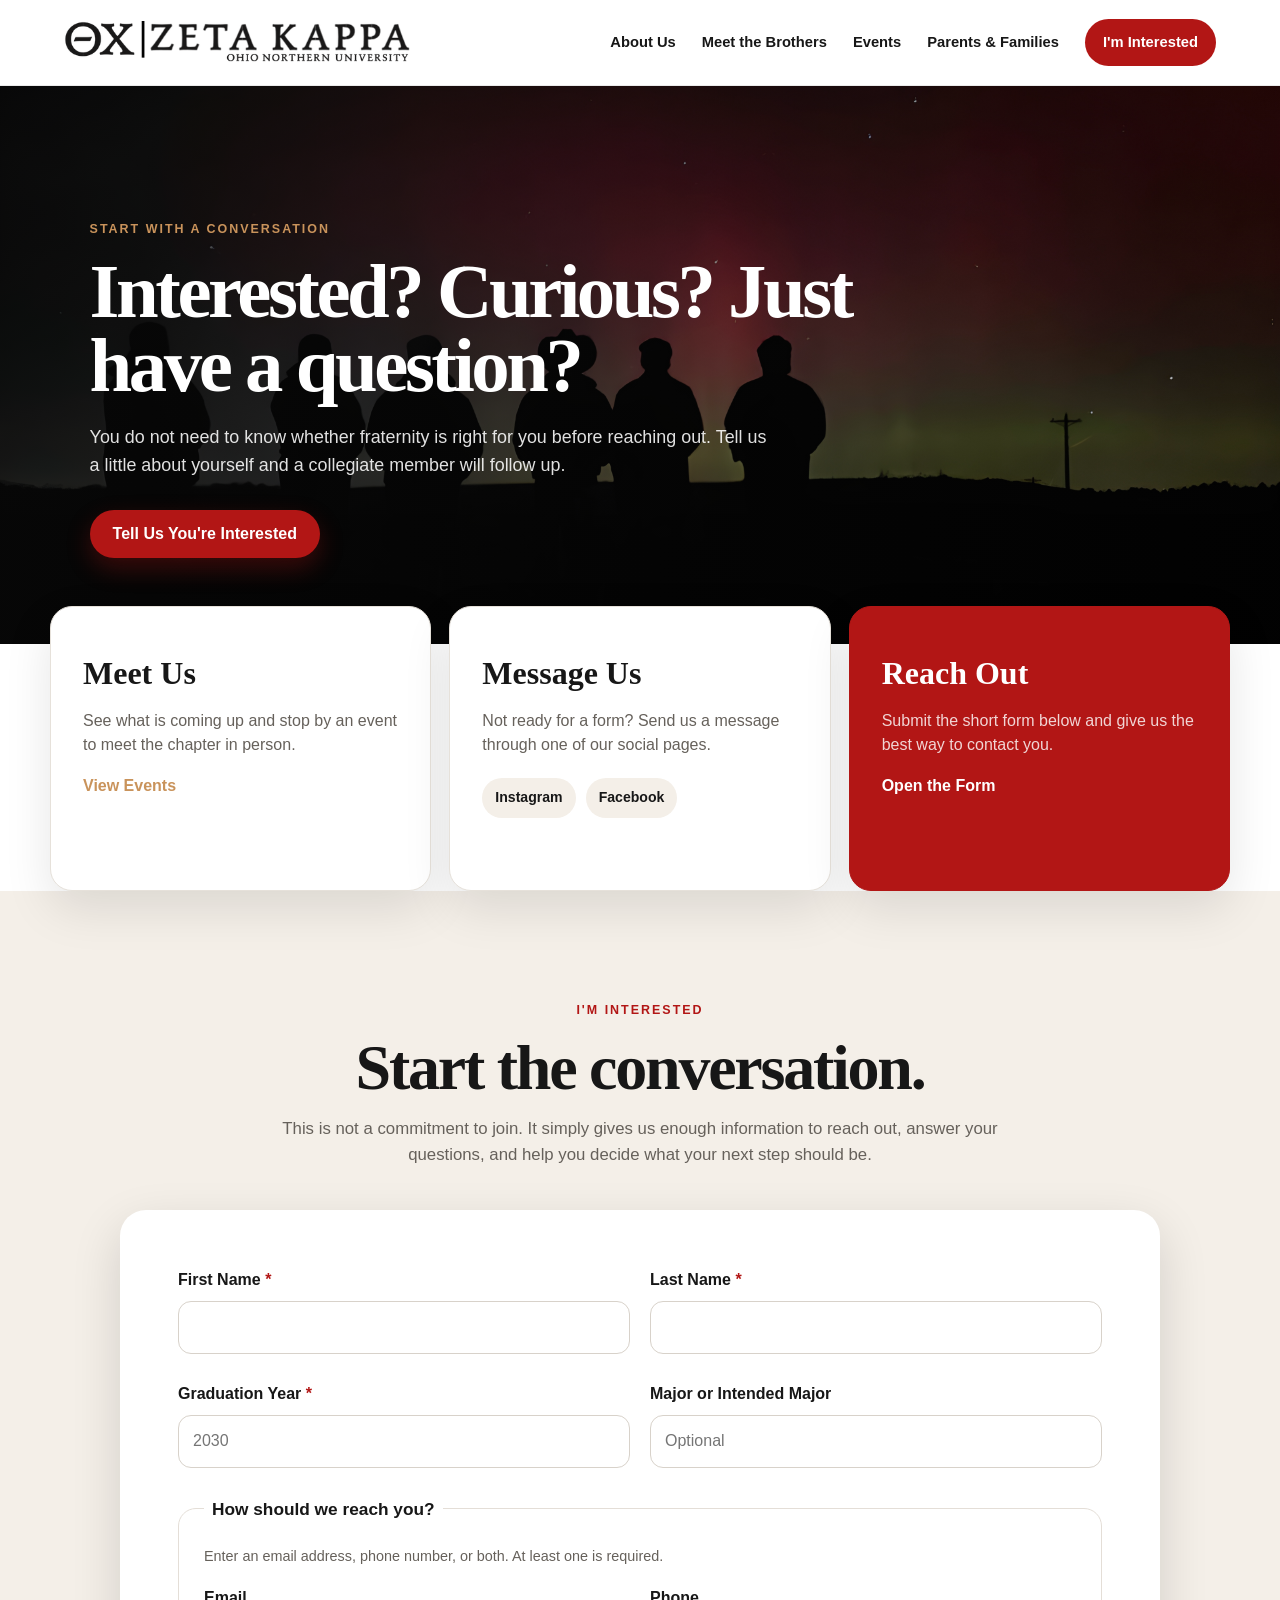
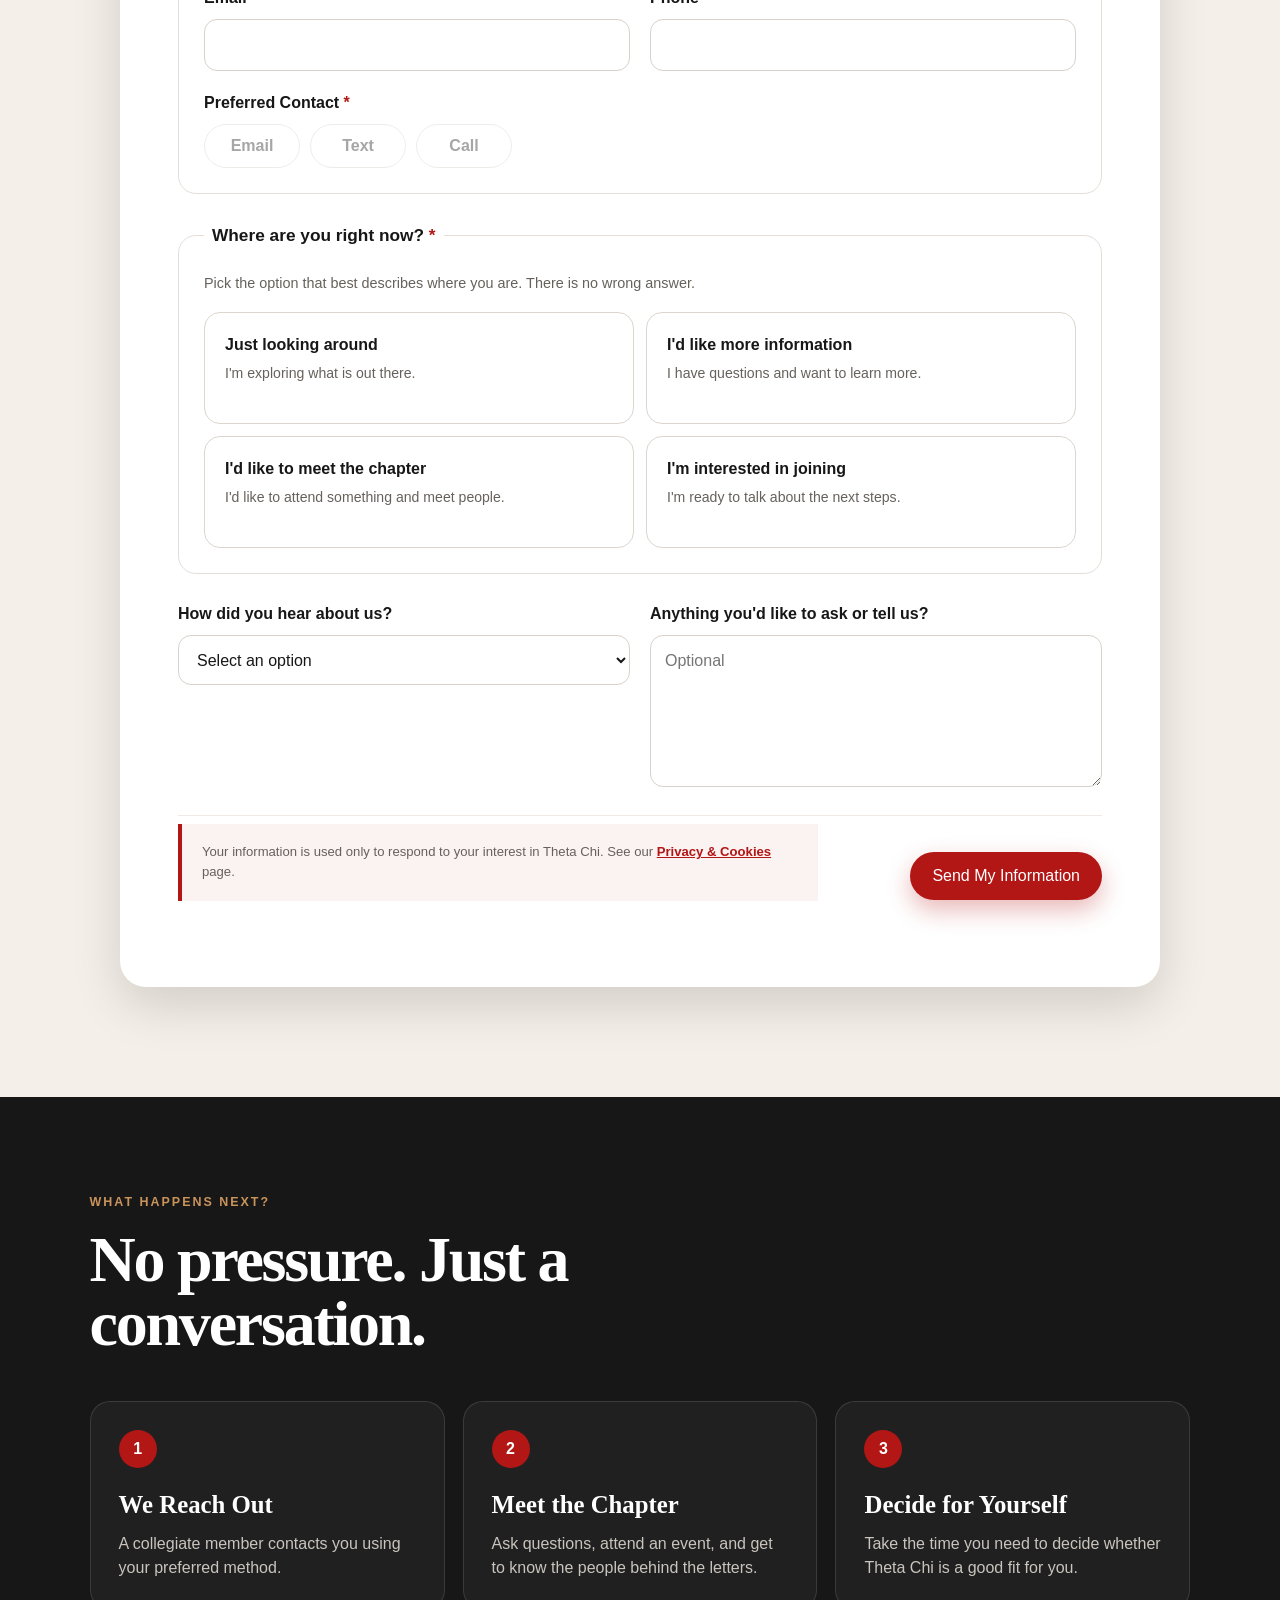
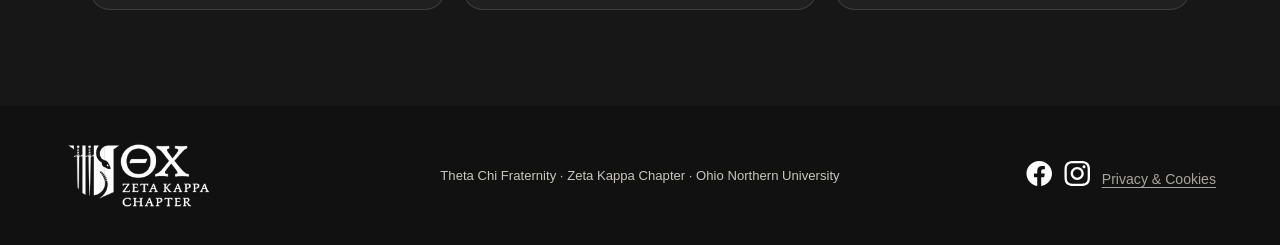
<file: interest/index.html>
<!DOCTYPE html>
<html lang="en">
<head>
  <link rel="icon" type="image/png" href="/assets/img/tab-icon.png">
  <meta charset="UTF-8" />
  <meta name="viewport" content="width=device-width, initial-scale=1.0" />
  <title>I'm Interested | Theta Chi Zeta Kappa</title>
  <link rel="stylesheet" href="/css/recruitment.css" />
  <link rel="stylesheet" href="/css/interest.css" />
</head>
<body>
  <header class="site-header">
    <a class="brand" href="/" aria-label="Theta Chi Zeta Kappa Home">
      <img src="/assets/img/mainlogo_join.png" alt="Theta Chi Zeta Kappa at Ohio Northern University" />
    </a>
    <button class="menu-toggle" type="button" aria-label="Open navigation" aria-controls="site-nav" aria-expanded="false">
      <span></span><span></span><span></span>
    </button>
    <nav class="site-nav" id="site-nav" aria-label="Primary navigation">
      <a href="/about/">About Us</a>
      <a href="/brothers/">Meet the Brothers</a>
      <a href="/events/">Events</a>
      <a href="/parents/">Parents &amp; Families</a>
      <a class="nav-cta" href="/interest/" aria-current="page">I'm Interested</a>
    </nav>
  </header>

  <main>
    <section class="interest-hero">
      <div class="interest-hero-shade"></div>
      <div class="interest-hero-content">
        <p class="eyebrow gold">Start with a conversation</p>
        <h1>Interested? Curious? Just have a question?</h1>
        <p>
          You do not need to know whether fraternity is right for you before reaching out.
          Tell us a little about yourself and a collegiate member will follow up.
        </p>
        <a class="button button-primary" href="#interest-form">Tell Us You're Interested</a>
      </div>
    </section>

    <section class="interest-paths" aria-label="Ways to connect">
      <article class="path-card">
        <h2>Meet Us</h2>
        <p>See what is coming up and stop by an event to meet the chapter in person.</p>
        <a class="text-link" href="/events/">View Events</a>
      </article>
      <article class="path-card">
        <h2>Message Us</h2>
        <p>Not ready for a form? Send us a message through one of our social pages.</p>
        <div class="path-socials">
          <a href="https://www.instagram.com/onuthetachi/" target="_blank" rel="noopener noreferrer">Instagram</a>
          <a href="https://www.facebook.com/ThetaChiZK/" target="_blank" rel="noopener noreferrer">Facebook</a>
        </div>
      </article>
      <article class="path-card path-card-red">
        <h2>Reach Out</h2>
        <p>Submit the short form below and give us the best way to contact you.</p>
        <a class="text-link" href="#interest-form">Open the Form</a>
      </article>
    </section>

    <section class="form-section" id="interest-form">
      <div class="form-intro">
        <p class="eyebrow red">I'm Interested</p>
        <h2>Start the conversation.</h2>
        <p>
          This is not a commitment to join. It simply gives us enough information to reach out,
          answer your questions, and help you decide what your next step should be.
        </p>
      </div>

      <div class="form-shell">
        <form id="interestForm" class="interest-form" method="post" target="interest-submit-frame" novalidate>
          <div class="form-grid two-col">
            <label class="field">
              <span>First Name <b>*</b></span>
              <input type="text" name="firstName" autocomplete="given-name" maxlength="60" required />
            </label>
            <label class="field">
              <span>Last Name <b>*</b></span>
              <input type="text" name="lastName" autocomplete="family-name" maxlength="60" required />
            </label>
          </div>

          <div class="form-grid two-col">
            <label class="field">
              <span>Graduation Year <b>*</b></span>
              <input type="number" name="graduationYear" inputmode="numeric" min="2026" max="2040" placeholder="2030" required />
            </label>
            <label class="field">
              <span>Major or Intended Major</span>
              <input type="text" name="major" autocomplete="organization-title" maxlength="100" placeholder="Optional" />
            </label>
          </div>

          <fieldset class="contact-fieldset">
            <legend>How should we reach you?</legend>
            <p class="field-help">Enter an email address, phone number, or both. At least one is required.</p>
            <div class="form-grid two-col">
              <label class="field">
                <span>Email</span>
                <input id="interestEmail" type="email" name="email" autocomplete="email" maxlength="120" />
              </label>
              <label class="field">
                <span>Phone</span>
                <input id="interestPhone" type="tel" name="phone" autocomplete="tel" maxlength="30" />
              </label>
            </div>
            <p class="field-error" id="contactError" hidden>Please enter an email address or phone number.</p>

            <div class="field preferred-contact-wrap">
              <span>Preferred Contact <b>*</b></span>
              <div class="choice-row" id="preferredContactChoices">
                <label class="choice-pill"><input type="radio" name="preferredContact" value="Email" /><span>Email</span></label>
                <label class="choice-pill"><input type="radio" name="preferredContact" value="Text" /><span>Text</span></label>
                <label class="choice-pill"><input type="radio" name="preferredContact" value="Call" /><span>Call</span></label>
              </div>
              <p class="field-error" id="preferredError" hidden>Please select a preferred contact method.</p>
            </div>
          </fieldset>

          <fieldset class="interest-level-fieldset">
            <legend>Where are you right now? <b>*</b></legend>
            <p class="field-help">Pick the option that best describes where you are. There is no wrong answer.</p>
            <div class="interest-level-grid">
              <label class="level-option">
                <input type="radio" name="interestLevel" value="Just looking around" required />
                <span><strong>Just looking around</strong><small>I'm exploring what is out there.</small></span>
              </label>
              <label class="level-option">
                <input type="radio" name="interestLevel" value="I'd like more information" />
                <span><strong>I'd like more information</strong><small>I have questions and want to learn more.</small></span>
              </label>
              <label class="level-option">
                <input type="radio" name="interestLevel" value="I'd like to meet the chapter" />
                <span><strong>I'd like to meet the chapter</strong><small>I'd like to attend something and meet people.</small></span>
              </label>
              <label class="level-option">
                <input type="radio" name="interestLevel" value="I'm interested in joining" />
                <span><strong>I'm interested in joining</strong><small>I'm ready to talk about the next steps.</small></span>
              </label>
            </div>
          </fieldset>

          <div class="form-grid two-col lower-fields">
            <label class="field">
              <span>How did you hear about us?</span>
              <select name="heardAboutUs">
                <option value="">Select an option</option>
                <option>Friend / Current Brother</option>
                <option>Instagram</option>
                <option>Facebook</option>
                <option>Recruitment Event</option>
                <option>Campus Event</option>
                <option>ONU / Greek Life</option>
                <option>Alumnus</option>
                <option>QR Code / Flyer</option>
                <option>Other</option>
              </select>
            </label>
            <label class="field message-field">
              <span>Anything you'd like to ask or tell us?</span>
              <textarea name="message" maxlength="1000" rows="5" placeholder="Optional"></textarea>
            </label>
          </div>

          <label class="website-trap" aria-hidden="true">
            Website
            <input type="text" name="website" tabindex="-1" autocomplete="off" />
          </label>

          <input type="hidden" name="source" id="interestSource" value="Website" />

          <div class="submit-row">
            <div>
              <p class="privacy-note">Your information is used only to respond to your interest in Theta Chi. See our <a href="/privacy/">Privacy &amp; Cookies</a> page.</p>
              <p class="form-status" id="formStatus" role="status" aria-live="polite"></p>
            </div>
            <button class="button button-primary submit-button" type="submit">Send My Information</button>
          </div>
        </form>

        <div class="success-panel" id="successPanel" hidden>
          <p class="eyebrow red">Information Sent</p>
          <h2>We'll be in touch.</h2>
          <p>Thanks for reaching out. A collegiate member will follow up using the contact method you selected.</p>
          <div class="success-actions">
            <a class="button button-primary" href="/events/">View Upcoming Events</a>
            <a class="button button-dark" href="/">Return Home</a>
          </div>
        </div>
      </div>
    </section>

    <section class="what-next">
      <div class="what-next-copy">
        <p class="eyebrow gold">What Happens Next?</p>
        <h2>No pressure. Just a conversation.</h2>
      </div>
      <div class="next-steps">
        <article><strong>1</strong><h3>We Reach Out</h3><p>A collegiate member contacts you using your preferred method.</p></article>
        <article><strong>2</strong><h3>Meet the Chapter</h3><p>Ask questions, attend an event, and get to know the people behind the letters.</p></article>
        <article><strong>3</strong><h3>Decide for Yourself</h3><p>Take the time you need to decide whether Theta Chi is a good fit for you.</p></article>
      </div>
    </section>
  </main>

  <footer>
    <img src="/assets/img/mainlogo.png" alt="Theta Chi Zeta Kappa" />
    <p>Theta Chi Fraternity · Zeta Kappa Chapter · Ohio Northern University</p>
    <div class="footer-socials">
      <a href="https://www.facebook.com/ThetaChiZK/" aria-label="Facebook"><img src="/assets/icons/path-10.svg" alt="" /></a>
      <a href="https://www.instagram.com/onuthetachi/" aria-label="Instagram"><img src="/assets/icons/path-20.svg" alt="" /></a>
      <div class="footer-legal"><a href="/privacy/">Privacy &amp; Cookies</a></div>
    </div>
  </footer>

  <iframe name="interest-submit-frame" id="interest-submit-frame" title="Interest form submission" hidden></iframe>
  <script src="/js/recruitment.js"></script>
  <script src="/js/interest-config.js"></script>
  <script src="/js/interest.js"></script>
</body>
</html>
</file>
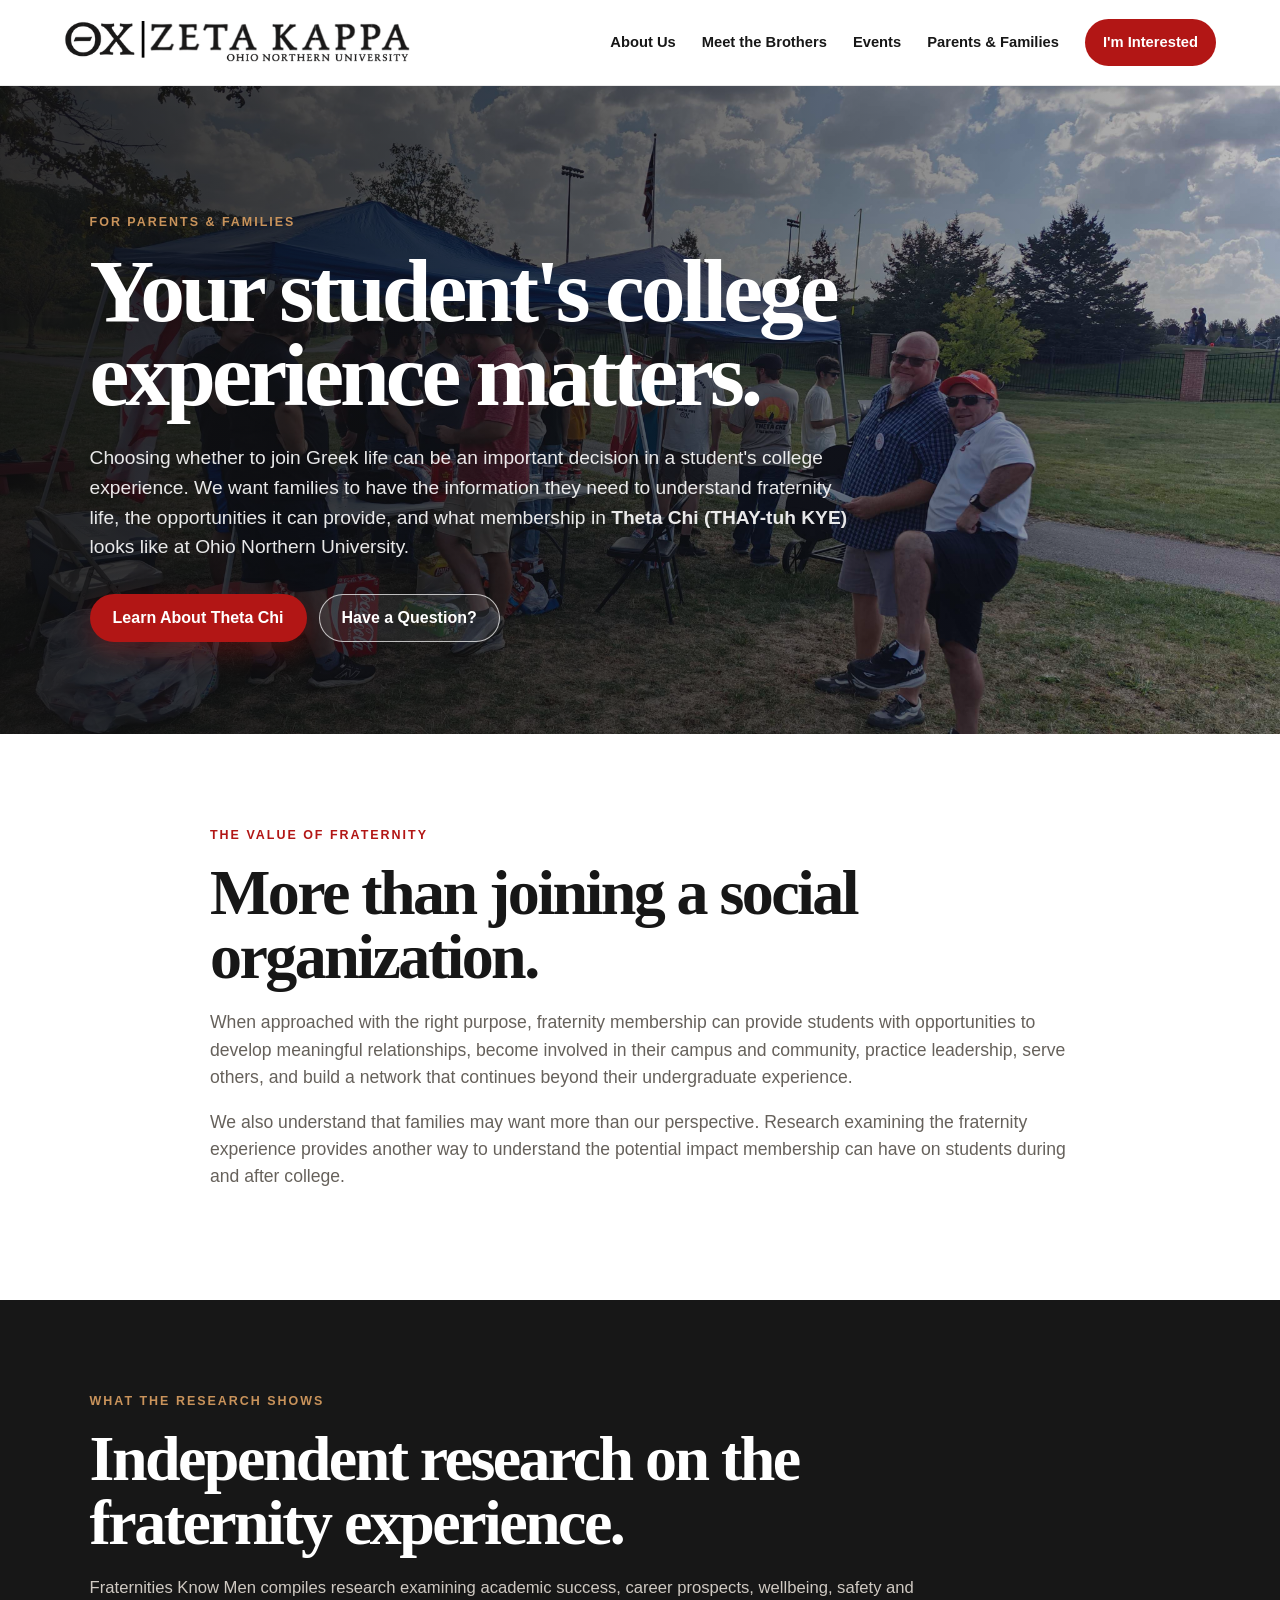
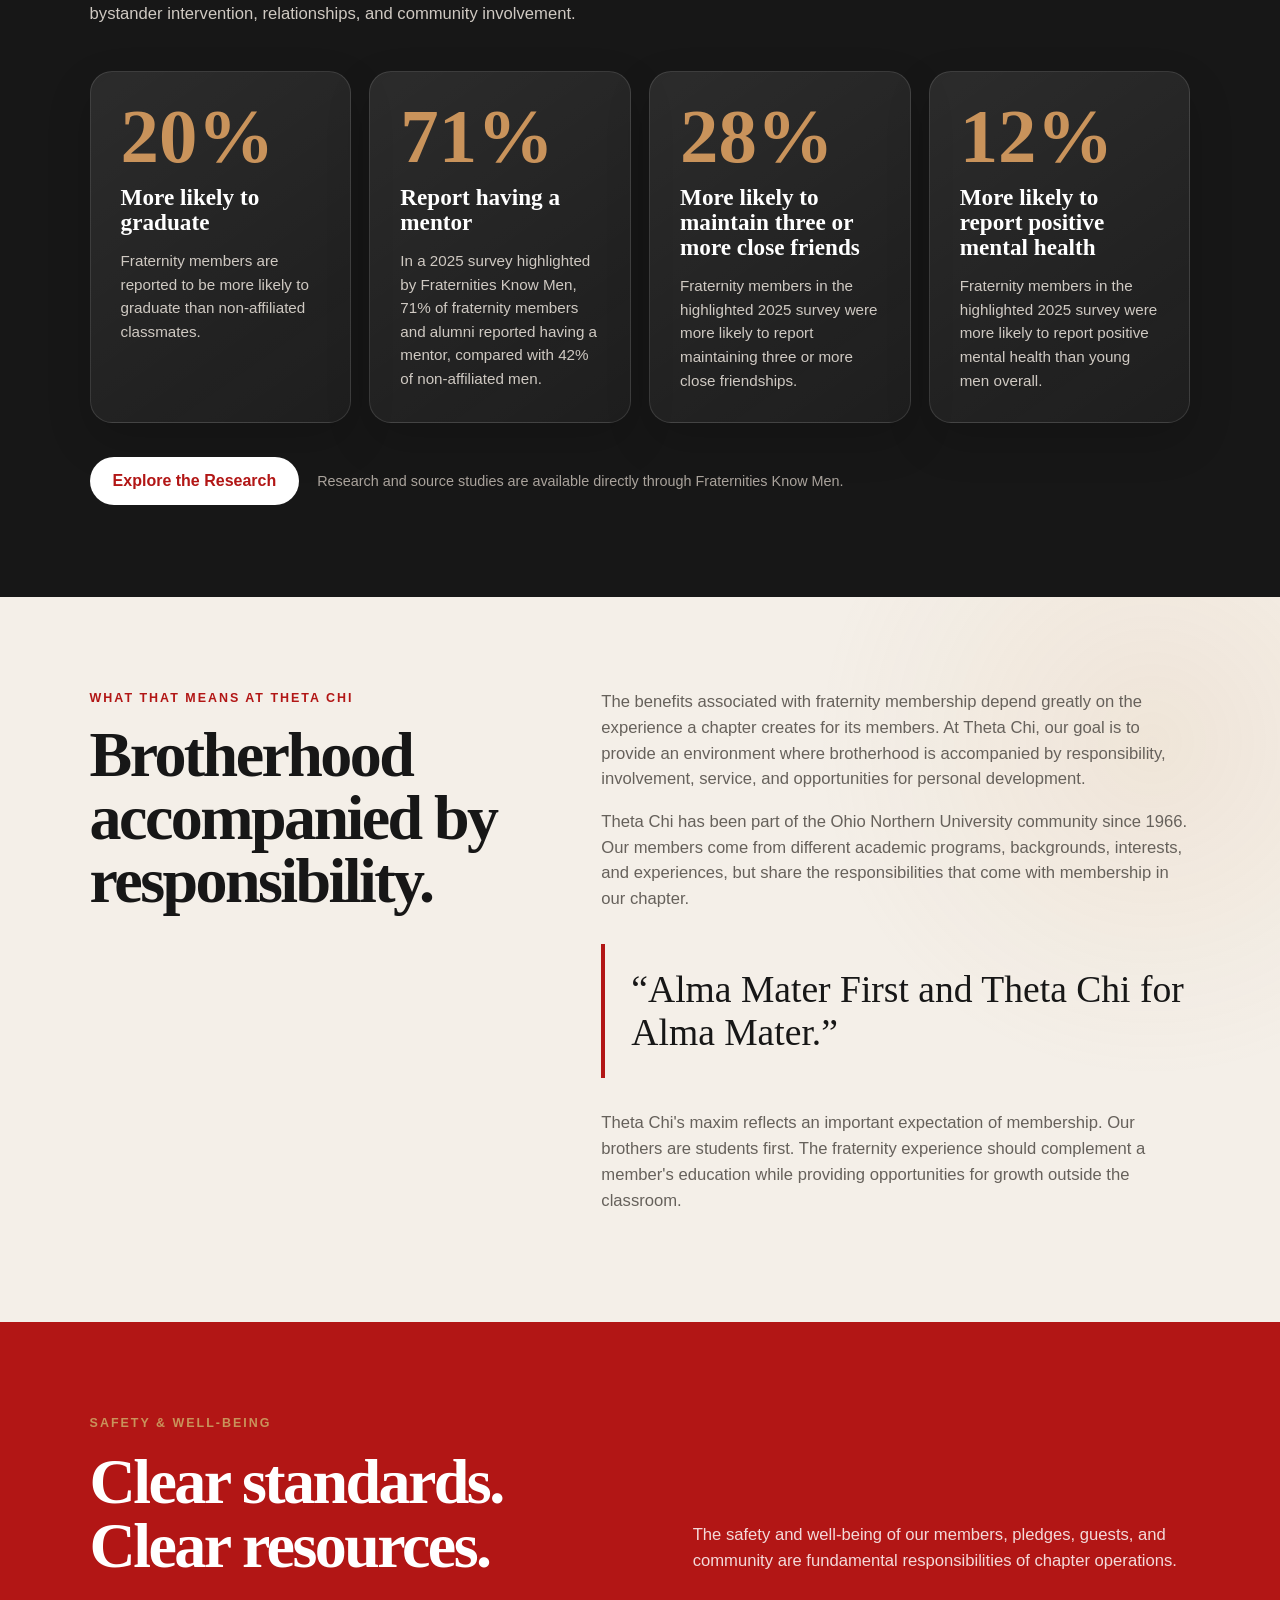
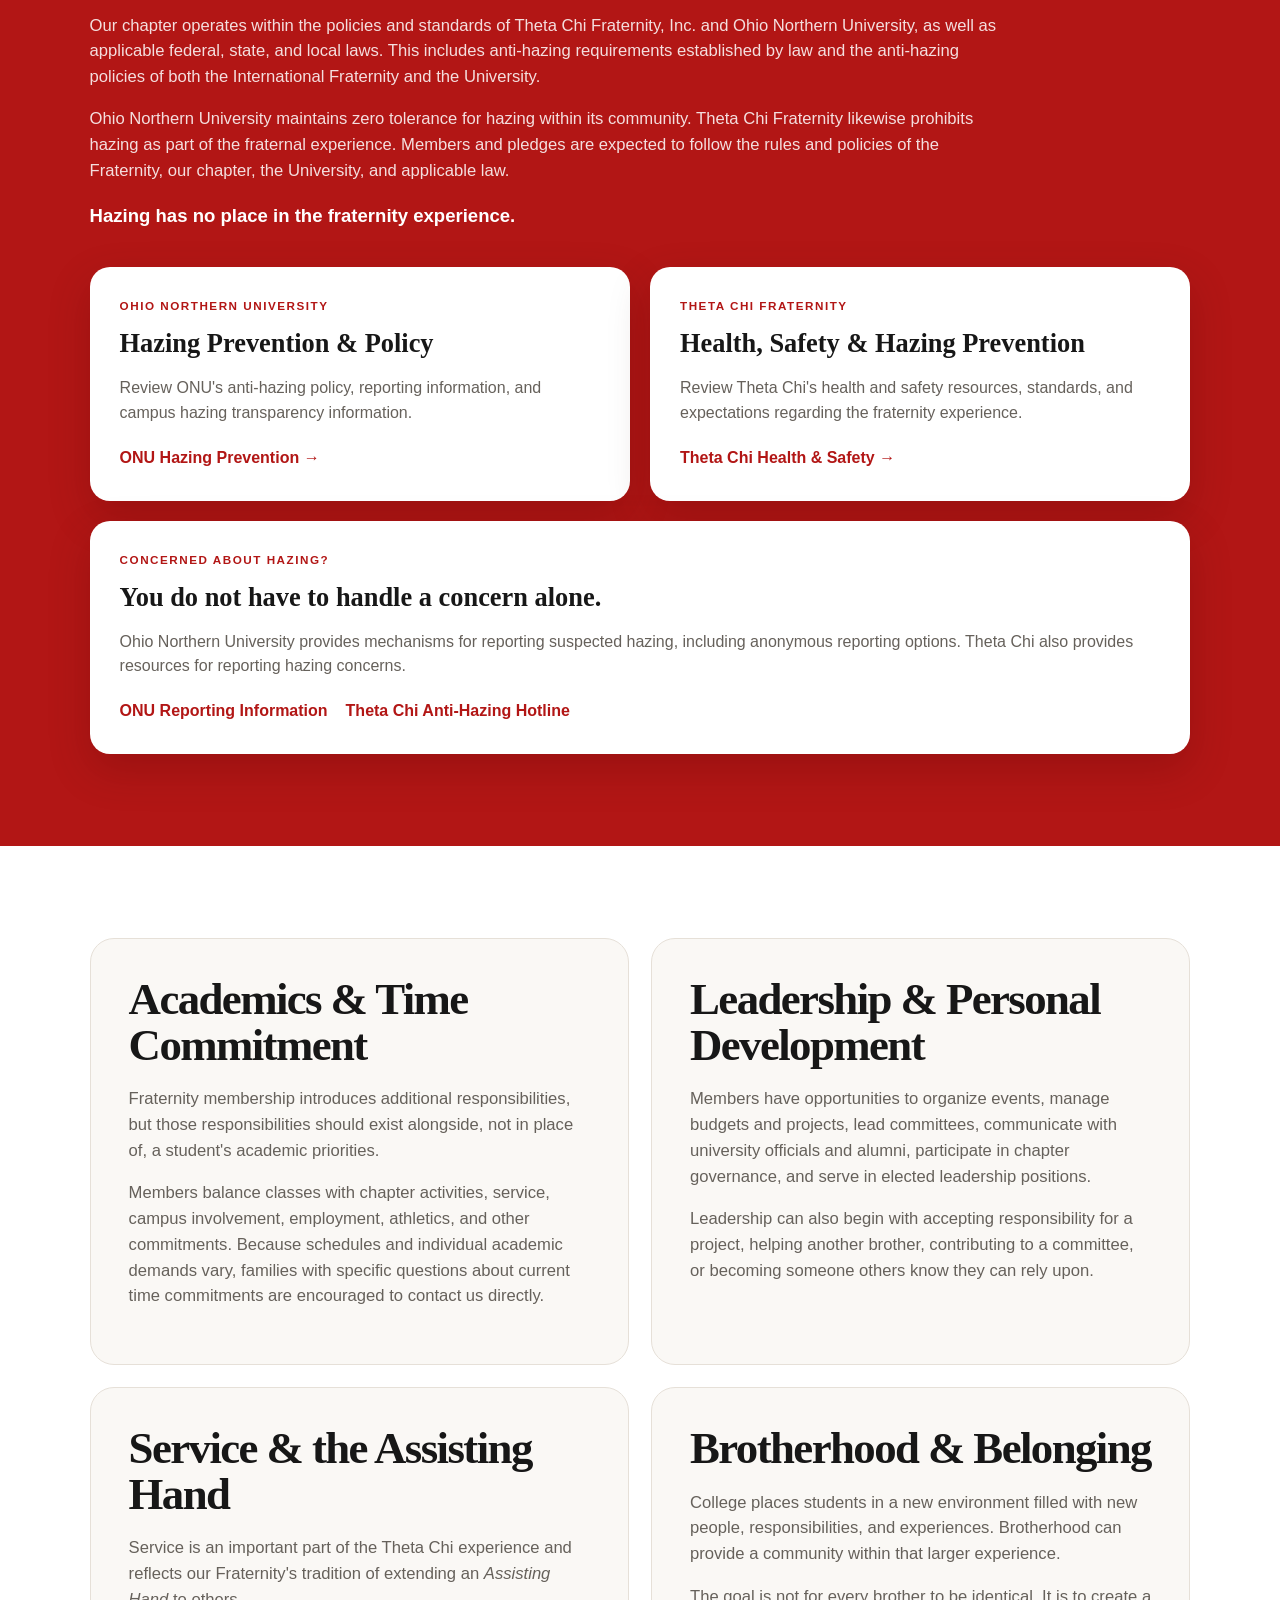
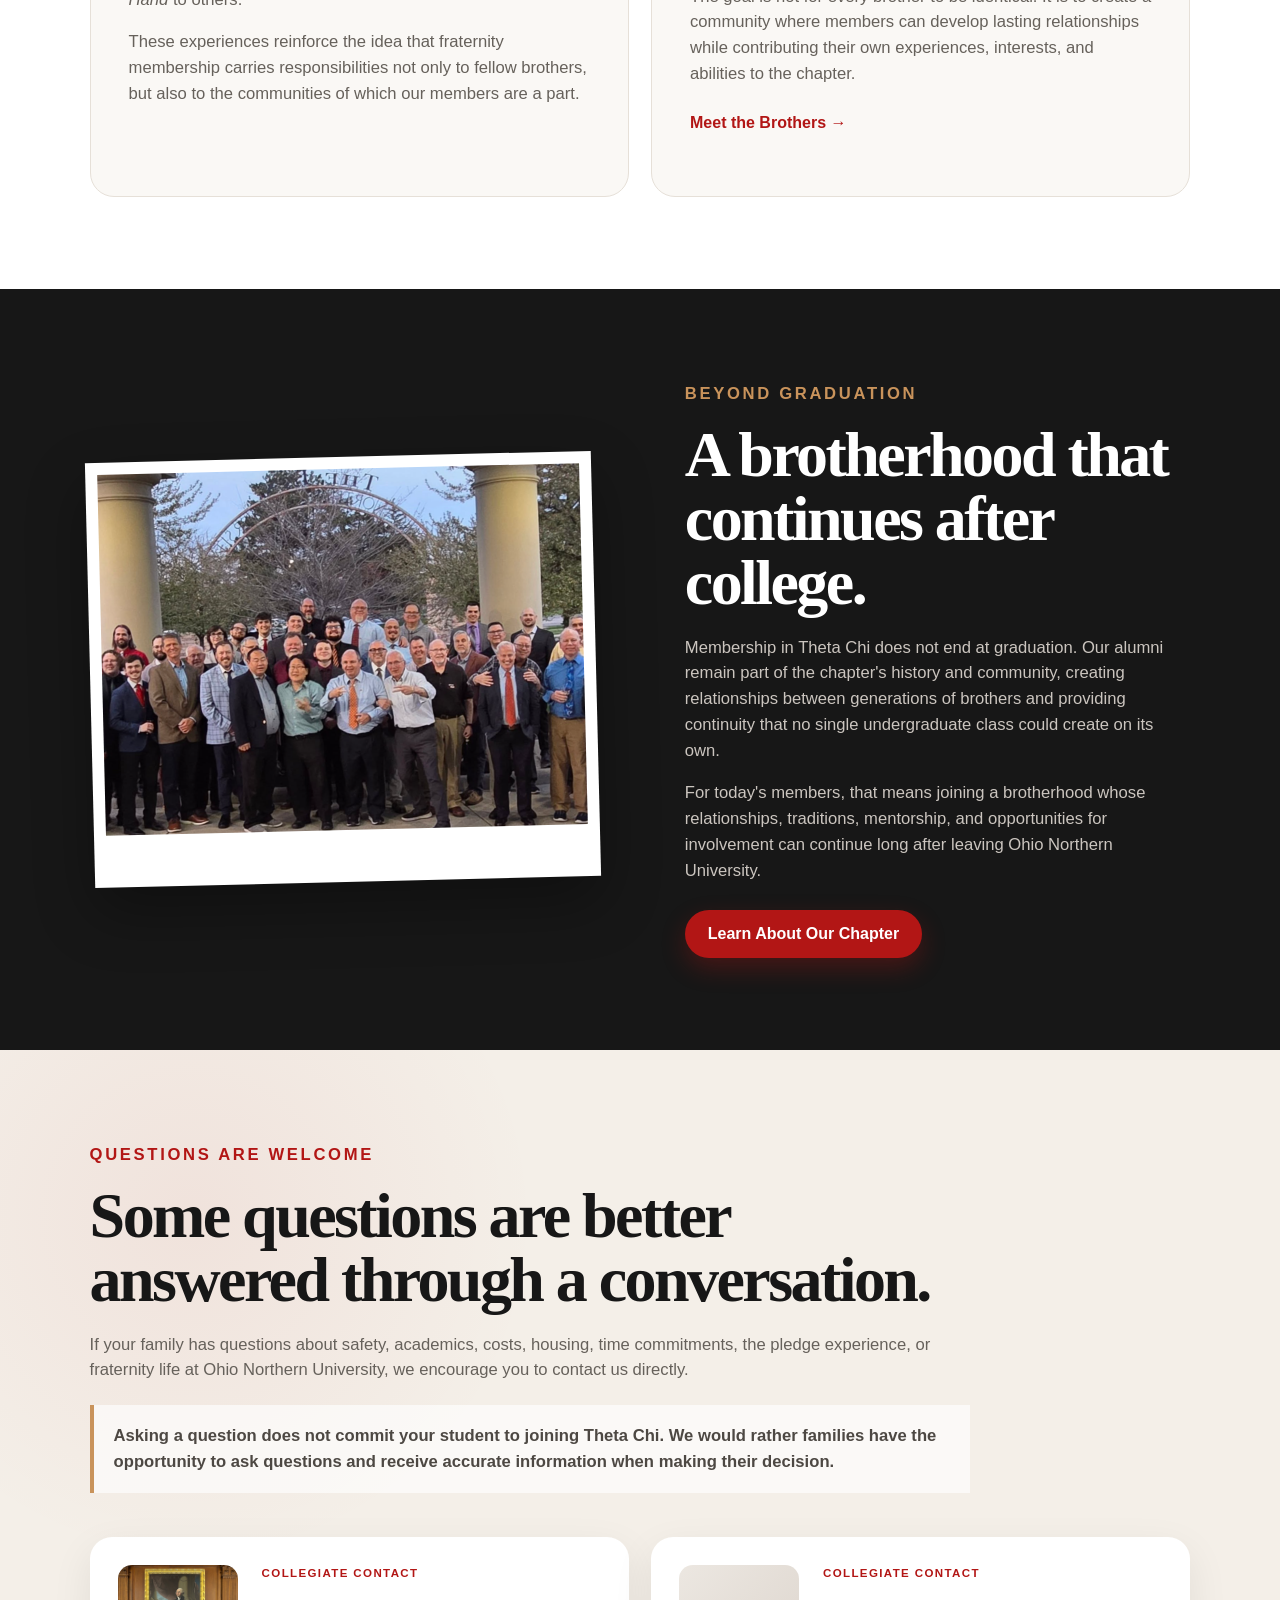
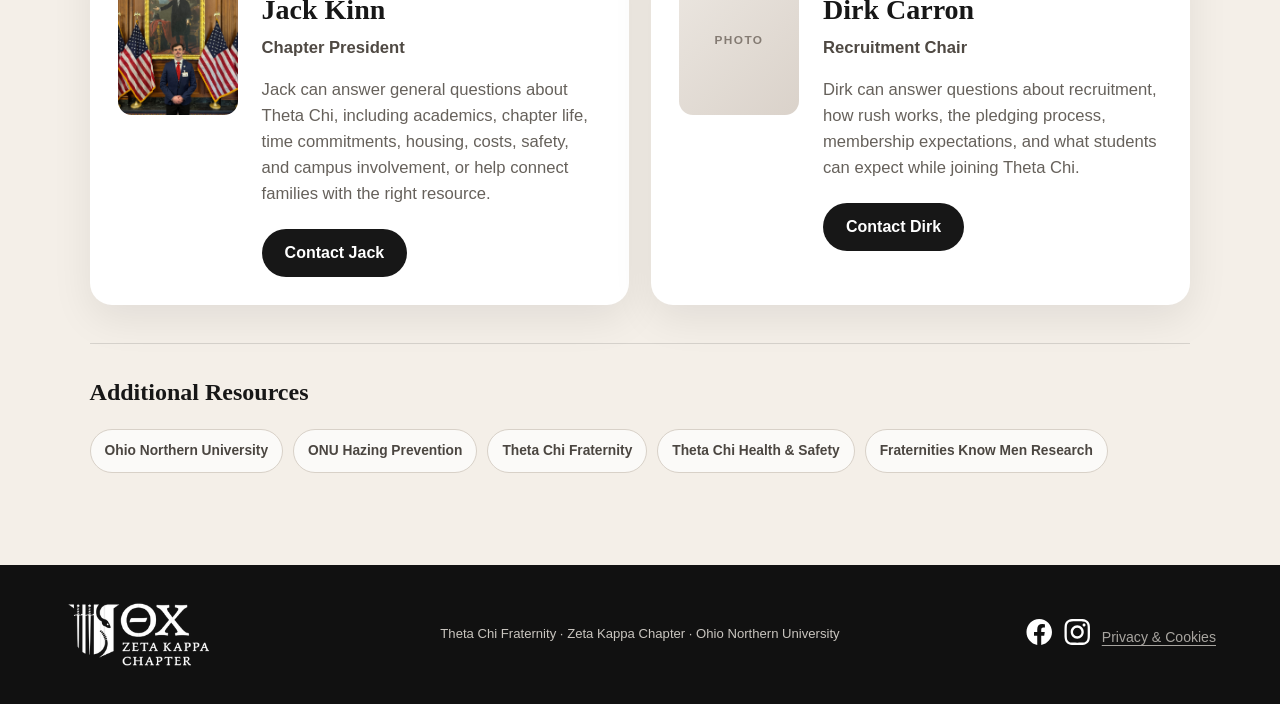
<file: parents/index.html>
<!DOCTYPE html>
<html lang="en">
<head>
  <link rel="icon" type="image/png" href="/assets/img/tab-icon.png">
  <meta charset="UTF-8" />
  <meta name="viewport" content="width=device-width, initial-scale=1.0" />
  <title>Parents & Families | Theta Chi Zeta Kappa</title>

  <!-- Existing shared recruitment stylesheet -->
  <link rel="stylesheet" href="/css/recruitment.css" />

  <!-- Parent-page-only prototype stylesheet embedded for preview -->
    <link rel="stylesheet" href="/css/parents.css" />

</head>

<body>
  <header class="site-header">
    <a class="brand" href="/" aria-label="Theta Chi Home">
      <img src="/assets/img/mainlogo_join.png" alt="Theta Chi at Ohio Northern University" />
    </a>

    <button class="menu-toggle" type="button"
      aria-label="Open navigation"
      aria-controls="site-nav"
      aria-expanded="false">
      <span></span>
      <span></span>
      <span></span>
    </button>

    <nav class="site-nav" id="site-nav" aria-label="Primary navigation">
      <a href="/about/">About Us</a>
      <a href="/brothers/">Meet the Brothers</a>
      <a href="/events/">Events</a>
      <a href="/parents/" aria-current="page">Parents &amp; Families</a>
      <a class="nav-cta" href="/interest/">I'm Interested</a>
    </nav>
  </header>

  <main>
    <section class="parents-hero">
      <div class="parents-hero-shade"></div>

      <div class="parents-hero-content">
        <p class="eyebrow gold">For Parents &amp; Families</p>
        <h1>Your student's college experience matters.</h1>
        <p class="parents-hero-copy">
          Choosing whether to join Greek life can be an important decision in a student's
          college experience. We want families to have the information they need to understand
          fraternity life, the opportunities it can provide, and what membership in
          <strong>Theta Chi (THAY-tuh KYE)</strong> looks like at Ohio Northern University.
        </p>

        <div class="hero-actions">
          <a class="button button-primary" href="/about/">Learn About Theta Chi</a>
          <a class="button button-secondary" href="#family-questions">Have a Question?</a>
        </div>
      </div>
    </section>

    <section class="parents-section parents-intro">
      <div class="parents-narrow">
        <p class="eyebrow red">The Value of Fraternity</p>
        <h2>More than joining a social organization.</h2>
        <p>
          When approached with the right purpose, fraternity membership can provide students
          with opportunities to develop meaningful relationships, become involved in their
          campus and community, practice leadership, serve others, and build a network that
          continues beyond their undergraduate experience.
        </p>
        <p>
          We also understand that families may want more than our perspective. Research
          examining the fraternity experience provides another way to understand the potential
          impact membership can have on students during and after college.
        </p>
      </div>
    </section>

    <section class="parents-section research-section">
      <div class="parents-container">
        <div class="parents-section-heading">
          <p class="eyebrow gold">What the Research Shows</p>
          <h2>Independent research on the fraternity experience.</h2>
          <p>
            Fraternities Know Men compiles research examining academic success, career
            prospects, wellbeing, safety and bystander intervention, relationships, and
            community involvement.
          </p>
        </div>

        <div class="stat-grid">
          <article class="stat-card">
            <strong class="stat-number">20%</strong>
            <h3>More likely to graduate</h3>
            <p>
              Fraternity members are reported to be more likely to graduate than
              non-affiliated classmates.
            </p>
          </article>

          <article class="stat-card">
            <strong class="stat-number">71%</strong>
            <h3>Report having a mentor</h3>
            <p>
              In a 2025 survey highlighted by Fraternities Know Men, 71% of fraternity
              members and alumni reported having a mentor, compared with 42% of
              non-affiliated men.
            </p>
          </article>

          <article class="stat-card">
            <strong class="stat-number">28%</strong>
            <h3>More likely to maintain three or more close friends</h3>
            <p>
              Fraternity members in the highlighted 2025 survey were more likely to report
              maintaining three or more close friendships.
            </p>
          </article>

          <article class="stat-card">
            <strong class="stat-number">12%</strong>
            <h3>More likely to report positive mental health</h3>
            <p>
              Fraternity members in the highlighted 2025 survey were more likely to report
              positive mental health than young men overall.
            </p>
          </article>
        </div>

        <div class="research-link">
          <a class="button button-light research-button"
             href="https://fraternitiesknowmen.org/research/"
             target="_blank"
             rel="noopener noreferrer">
            Explore the Research
          </a>
          <p>Research and source studies are available directly through Fraternities Know Men.</p>
        </div>
      </div>
    </section>

    <section class="parents-section theta-chi-section">
      <div class="parents-container split-parent-content">
        <div>
          <p class="eyebrow red">What That Means at Theta Chi</p>
          <h2>Brotherhood accompanied by responsibility.</h2>
        </div>

        <div class="parent-copy-column">
          <p>
            The benefits associated with fraternity membership depend greatly on the
            experience a chapter creates for its members. At Theta Chi, our goal is to
            provide an environment where brotherhood is accompanied by responsibility,
            involvement, service, and opportunities for personal development.
          </p>
          <p>
            Theta Chi has been part of the Ohio Northern University community since 1966.
            Our members come from different academic programs, backgrounds, interests, and
            experiences, but share the responsibilities that come with membership in our chapter.
          </p>
          <p class="maxim">
            “Alma Mater First and Theta Chi for Alma Mater.”
          </p>
          <p>
            Theta Chi's maxim reflects an important expectation of membership. Our brothers
            are students first. The fraternity experience should complement a member's
            education while providing opportunities for growth outside the classroom.
          </p>
        </div>
      </div>
    </section>

    <section class="parents-section safety-section">
      <div class="parents-container">
        <div class="safety-heading">
          <div>
            <p class="eyebrow gold">Safety &amp; Well-Being</p>
            <h2>Clear standards. Clear resources.</h2>
          </div>
          <p>
            The safety and well-being of our members, pledges, guests, and community are
            fundamental responsibilities of chapter operations.
          </p>
        </div>

        <div class="safety-copy">
          <p>
            Our chapter operates within the policies and standards of Theta Chi Fraternity, Inc.
            and Ohio Northern University, as well as applicable federal, state, and local laws.
            This includes anti-hazing requirements established by law and the anti-hazing
            policies of both the International Fraternity and the University.
          </p>
          <p>
            Ohio Northern University maintains zero tolerance for hazing within its community.
            Theta Chi Fraternity likewise prohibits hazing as part of the fraternal experience.
            Members and pledges are expected to follow the rules and policies of the Fraternity,
            our chapter, the University, and applicable law.
          </p>
          <p class="safety-emphasis">
            Hazing has no place in the fraternity experience.
          </p>
        </div>

        <div class="resource-grid">
          <article class="resource-card">
            <span class="resource-kicker">Ohio Northern University</span>
            <h3>Hazing Prevention &amp; Policy</h3>
            <p>
              Review ONU's anti-hazing policy, reporting information, and campus hazing
              transparency information.
            </p>
            <a href="https://www.onu.edu/hazing"
               target="_blank"
               rel="noopener noreferrer">
              ONU Hazing Prevention <span aria-hidden="true">→</span>
            </a>
          </article>

          <article class="resource-card">
            <span class="resource-kicker">Theta Chi Fraternity</span>
            <h3>Health, Safety &amp; Hazing Prevention</h3>
            <p>
              Review Theta Chi's health and safety resources, standards, and expectations
              regarding the fraternity experience.
            </p>
            <a href="https://thetachi.org/resources/health-safety/"
               target="_blank"
               rel="noopener noreferrer">
              Theta Chi Health &amp; Safety <span aria-hidden="true">→</span>
            </a>
          </article>

          <article class="resource-card resource-card-wide">
            <span class="resource-kicker">Concerned About Hazing?</span>
            <h3>You do not have to handle a concern alone.</h3>
            <p>
              Ohio Northern University provides mechanisms for reporting suspected hazing,
              including anonymous reporting options. Theta Chi also provides resources for
              reporting hazing concerns.
            </p>
            <div class="resource-actions">
              <a href="https://www.onu.edu/hazing"
                 target="_blank"
                 rel="noopener noreferrer">
                ONU Reporting Information
              </a>
              <a href="https://thetachi.org/anti-hazing-hotline/"
                 target="_blank"
                 rel="noopener noreferrer">
                Theta Chi Anti-Hazing Hotline
              </a>
            </div>
          </article>
        </div>
      </div>
    </section>

    <section class="parents-section experience-section">
      <div class="parents-container">
        <div class="experience-grid">
          <article class="experience-card">
            <h2>Academics &amp; Time Commitment</h2>
            <p>
              Fraternity membership introduces additional responsibilities, but those
              responsibilities should exist alongside, not in place of, a student's academic
              priorities.
            </p>
            <p>
              Members balance classes with chapter activities, service, campus involvement,
              employment, athletics, and other commitments. Because schedules and individual
              academic demands vary, families with specific questions about current time
              commitments are encouraged to contact us directly.
            </p>
          </article>

          <article class="experience-card">
            <h2>Leadership &amp; Personal Development</h2>
            <p>
              Members have opportunities to organize events, manage budgets and projects,
              lead committees, communicate with university officials and alumni, participate
              in chapter governance, and serve in elected leadership positions.
            </p>
            <p>
              Leadership can also begin with accepting responsibility for a project, helping
              another brother, contributing to a committee, or becoming someone others know
              they can rely upon.
            </p>
          </article>

          <article class="experience-card">
            <h2>Service &amp; the Assisting Hand</h2>
            <p>
              Service is an important part of the Theta Chi experience and reflects our
              Fraternity's tradition of extending an <em>Assisting Hand</em> to others.
            </p>
            <p>
              These experiences reinforce the idea that fraternity membership carries
              responsibilities not only to fellow brothers, but also to the communities of
              which our members are a part.
            </p>
          </article>

          <article class="experience-card">
            <h2>Brotherhood &amp; Belonging</h2>
            <p>
              College places students in a new environment filled with new people,
              responsibilities, and experiences. Brotherhood can provide a community within
              that larger experience.
            </p>
            <p>
              The goal is not for every brother to be identical. It is to create a community
              where members can develop lasting relationships while contributing their own
              experiences, interests, and abilities to the chapter.
            </p>
            <a class="inline-parent-link" href="/brothers/">Meet the Brothers →</a>
          </article>
        </div>
      </div>
    </section>

    <section class="parents-section beyond-section">
      <div class="parents-container beyond-layout">
        <div class="beyond-photo">
          <img src="/assets/img/Theta-Chi-Alumni-Homecoming.png"
               alt="An earlier generation of Theta Chi Zeta Kappa members" />
        </div>

        <div class="beyond-copy">
          <p class="eyebrow gold">Beyond Graduation</p>
          <h2>A brotherhood that continues after college.</h2>
          <p>
            Membership in Theta Chi does not end at graduation. Our alumni remain part of the
            chapter's history and community, creating relationships between generations of
            brothers and providing continuity that no single undergraduate class could create
            on its own.
          </p>
          <p>
            For today's members, that means joining a brotherhood whose relationships,
            traditions, mentorship, and opportunities for involvement can continue long after
            leaving Ohio Northern University.
          </p>
          <a class="button button-primary" href="/about/">Learn About Our Chapter</a>
        </div>
      </div>
    </section>

    <section class="parents-section questions-section" id="family-questions">
      <div class="parents-container">
        <div class="questions-intro">
          <p class="eyebrow red">Questions Are Welcome</p>
          <h2>Some questions are better answered through a conversation.</h2>
          <p>
            If your family has questions about safety, academics, costs, housing, time
            commitments, the pledge experience, or fraternity life at Ohio Northern University,
            we encourage you to contact us directly.
          </p>
          <p class="questions-note">
            Asking a question does not commit your student to joining Theta Chi. We would
            rather families have the opportunity to ask questions and receive accurate
            information when making their decision.
          </p>
        </div>

        <div class="contact-grid">
          <article class="contact-card">
            <img class="contact-member-photo"
                 src="/assets/img/jackKinn.JPG"
                 alt="Jack Kinn, Chapter President"
                 onerror="this.onerror=null; this.src='/assets/img/ZKIcon.png'; this.classList.add('contact-member-photo-fallback');" />
            <div>
              <p class="contact-label">Collegiate Contact</p>
              <h3>Jack Kinn</h3>
              <p class="contact-role">Chapter President</p>
              <p>
                Jack can answer general questions about Theta Chi, including academics,
                chapter life, time commitments, housing, costs, safety, and campus involvement,
                or help connect families with the right resource.
              </p>
              <a class="button button-dark contact-email-button" href="mailto:j-kinn@onu.edu" data-email="j-kinn@onu.edu" data-label="Contact Jack">Contact Jack</a>
            </div>
          </article>

          <article class="contact-card">
            <div class="contact-photo-placeholder" aria-hidden="true">Photo</div>
            <div>
              <p class="contact-label">Collegiate Contact</p>
              <h3>Dirk Carron</h3>
              <p class="contact-role">Recruitment Chair</p>
              <p>
                Dirk can answer questions about recruitment, how rush works, the pledging
                process, membership expectations, and what students can expect while joining
                Theta Chi.
              </p>
              <a class="button button-dark contact-email-button" href="mailto:d-carron@onu.edu" data-email="d-carron@onu.edu" data-label="Contact Dirk">Contact Dirk</a>
            </div>
          </article>
        </div>

        <div class="additional-resources">
          <h3>Additional Resources</h3>
          <div class="resource-link-row">
            <a href="https://www.onu.edu/" target="_blank" rel="noopener noreferrer">Ohio Northern University</a>
            <a href="https://www.onu.edu/hazing" target="_blank" rel="noopener noreferrer">ONU Hazing Prevention</a>
            <a href="https://www.thetachi.org/" target="_blank" rel="noopener noreferrer">Theta Chi Fraternity</a>
            <a href="https://thetachi.org/resources/health-safety/" target="_blank" rel="noopener noreferrer">Theta Chi Health &amp; Safety</a>
            <a href="https://fraternitiesknowmen.org/research/" target="_blank" rel="noopener noreferrer">Fraternities Know Men Research</a>
          </div>
        </div>
      </div>
    </section>
  </main>

  <footer>
    <img src="/assets/img/mainlogo.png" alt="Theta Chi" />
    <p>Theta Chi Fraternity · Zeta Kappa Chapter · Ohio Northern University</p>
    <div class="footer-socials">
      <a href="https://www.facebook.com/ThetaChiZK/" aria-label="Facebook">
        <img src="/assets/icons/path-10.svg" alt="" />
      </a>
      <a href="https://www.instagram.com/onuthetachi/" aria-label="Instagram">
        <img src="/assets/icons/path-20.svg" alt="" />
      </a>
      <div class="footer-legal">
        <a href="/privacy/">Privacy &amp; Cookies</a>
      </div>
    </div>
  </footer>

  <script src="/js/recruitment.js"></script>
</body>
</html>
</file>
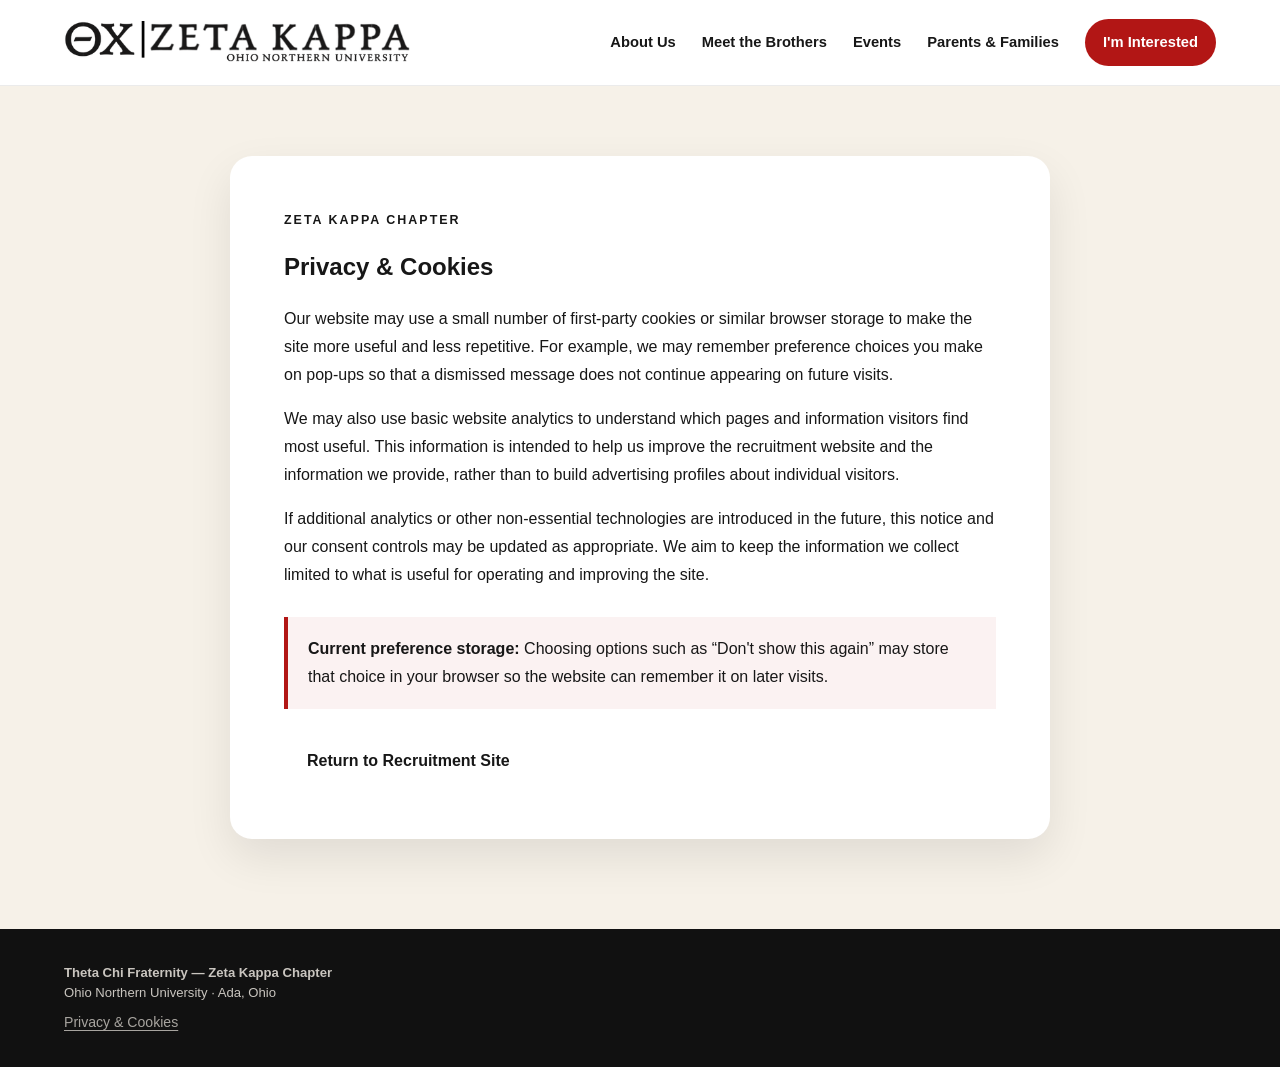
<file: privacy/index.html>
<!doctype html>
<html lang="en">
<head>
  <meta charset="utf-8">
  <meta name="viewport" content="width=device-width, initial-scale=1">
  <title>Privacy & Cookies | Theta Chi Zeta Kappa</title>
  <link rel="icon" type="image/png" href="/assets/img/tab-icon.png">
  <link rel="stylesheet" href="/css/recruitment.css">
</head>
<body>
  <header class="site-header">
    <a class="brand" href="/" aria-label="Theta Chi Zeta Kappa Home">
      <img src="/assets/img/mainlogo_join.png" alt="Theta Chi Zeta Kappa at Ohio Northern University">
    </a>
    <button class="menu-toggle" type="button" aria-label="Open navigation" aria-controls="site-nav" aria-expanded="false">
      <span></span><span></span><span></span>
    </button>
    <nav class="site-nav" id="site-nav" aria-label="Primary navigation">
      <a href="/about/">About Us</a>
      <a href="/brothers/">Meet the Brothers</a>
      <a href="/events/">Events</a>
      <a href="/parents/">Parents &amp; Families</a>
      <a class="nav-cta" href="/interest/">I'm Interested</a>
    </nav>
  </header>

  <main class="privacy-page">
    <section class="privacy-card">
      <p class="eyebrow">Zeta Kappa Chapter</p>
      <h1>Privacy &amp; Cookies</h1>
      <p>Our website may use a small number of first-party cookies or similar browser storage to make the site more useful and less repetitive. For example, we may remember preference choices you make on pop-ups so that a dismissed message does not continue appearing on future visits.</p>

      <p>We may also use basic website analytics to understand which pages and information visitors find most useful. This information is intended to help us improve the recruitment website and the information we provide, rather than to build advertising profiles about individual visitors.</p>

      <p>If additional analytics or other non-essential technologies are introduced in the future, this notice and our consent controls may be updated as appropriate. We aim to keep the information we collect limited to what is useful for operating and improving the site.</p>

      <p class="privacy-note"><strong>Current preference storage:</strong> Choosing options such as “Don't show this again” may store that choice in your browser so the website can remember it on later visits.</p>

      <a class="button" href="/">Return to Recruitment Site</a>
    </section>
  </main>

  <footer>
    <div>
      <strong>Theta Chi Fraternity — Zeta Kappa Chapter</strong>
      <div>Ohio Northern University · Ada, Ohio</div>
      <div class="footer-legal"><a href="/privacy/">Privacy &amp; Cookies</a></div>
    </div>
  </footer>

  <script src="/js/recruitment.js"></script>
</body>
</html>
</file>
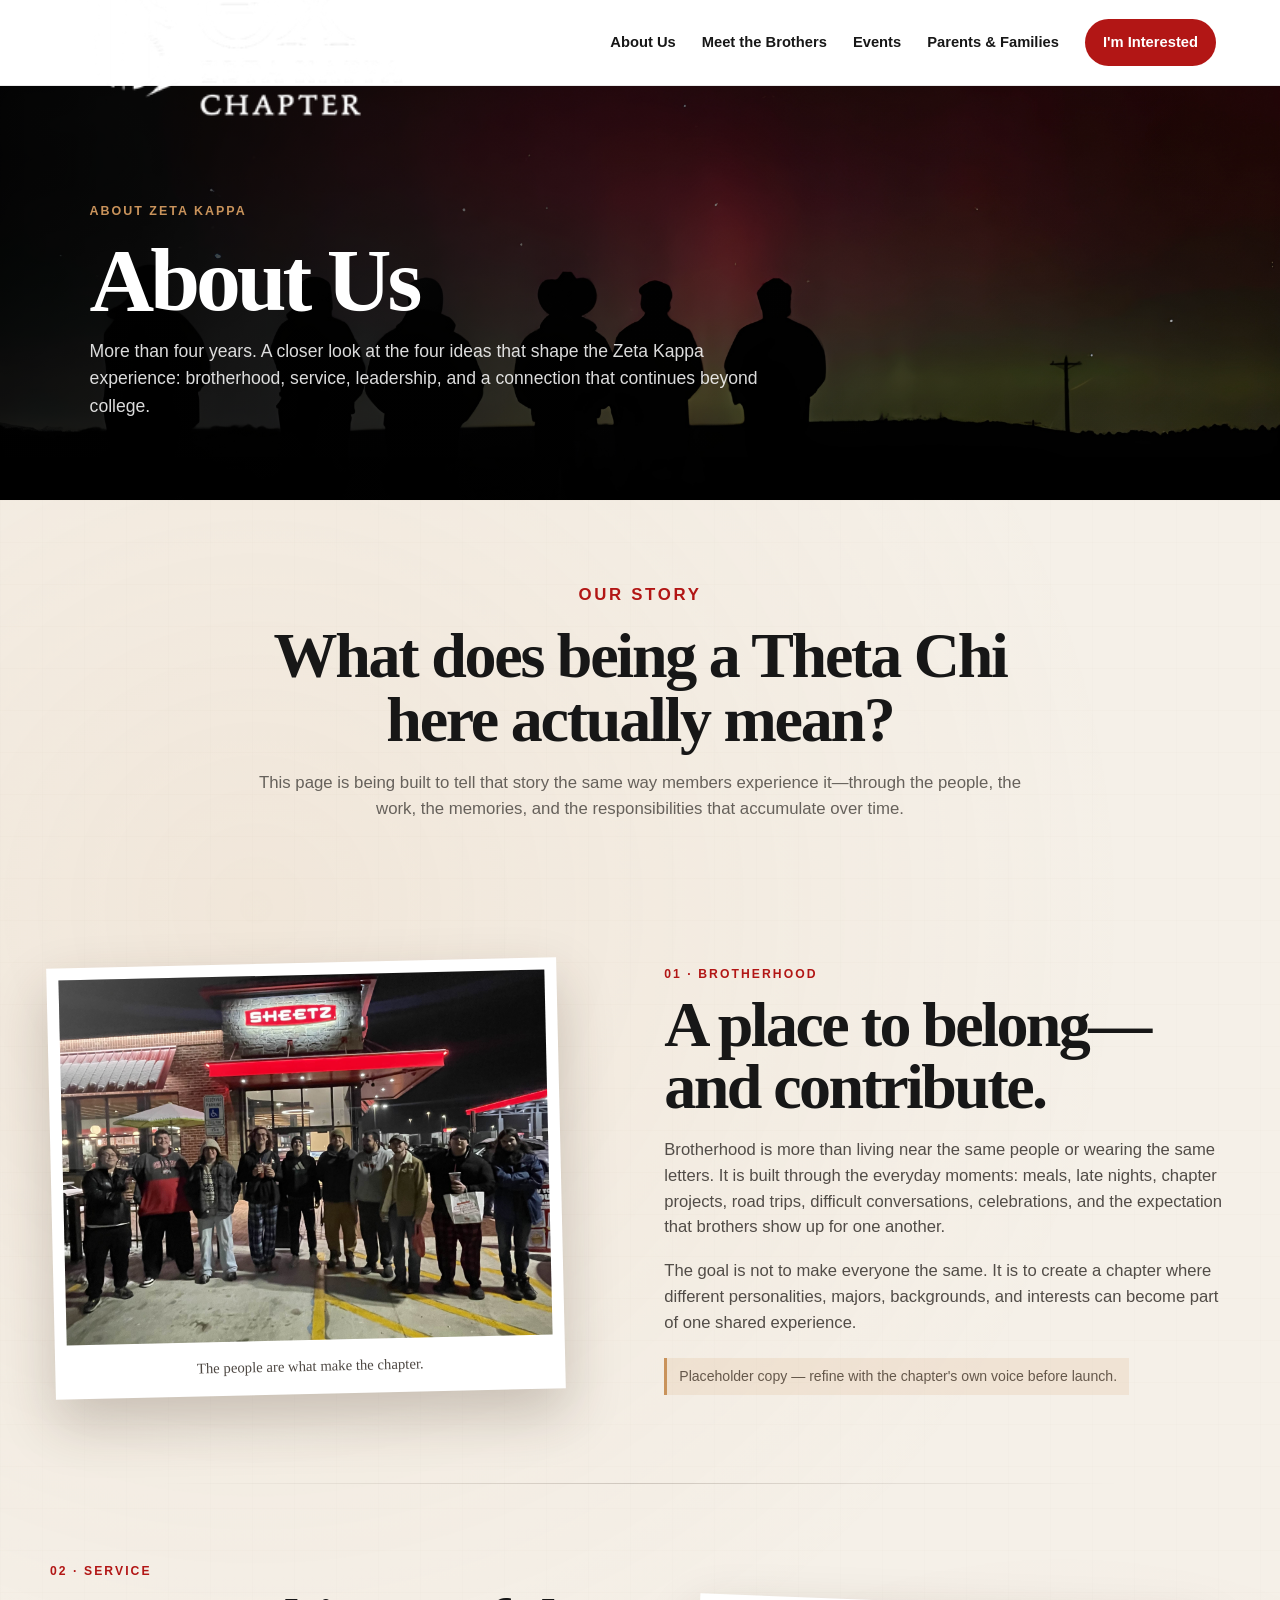
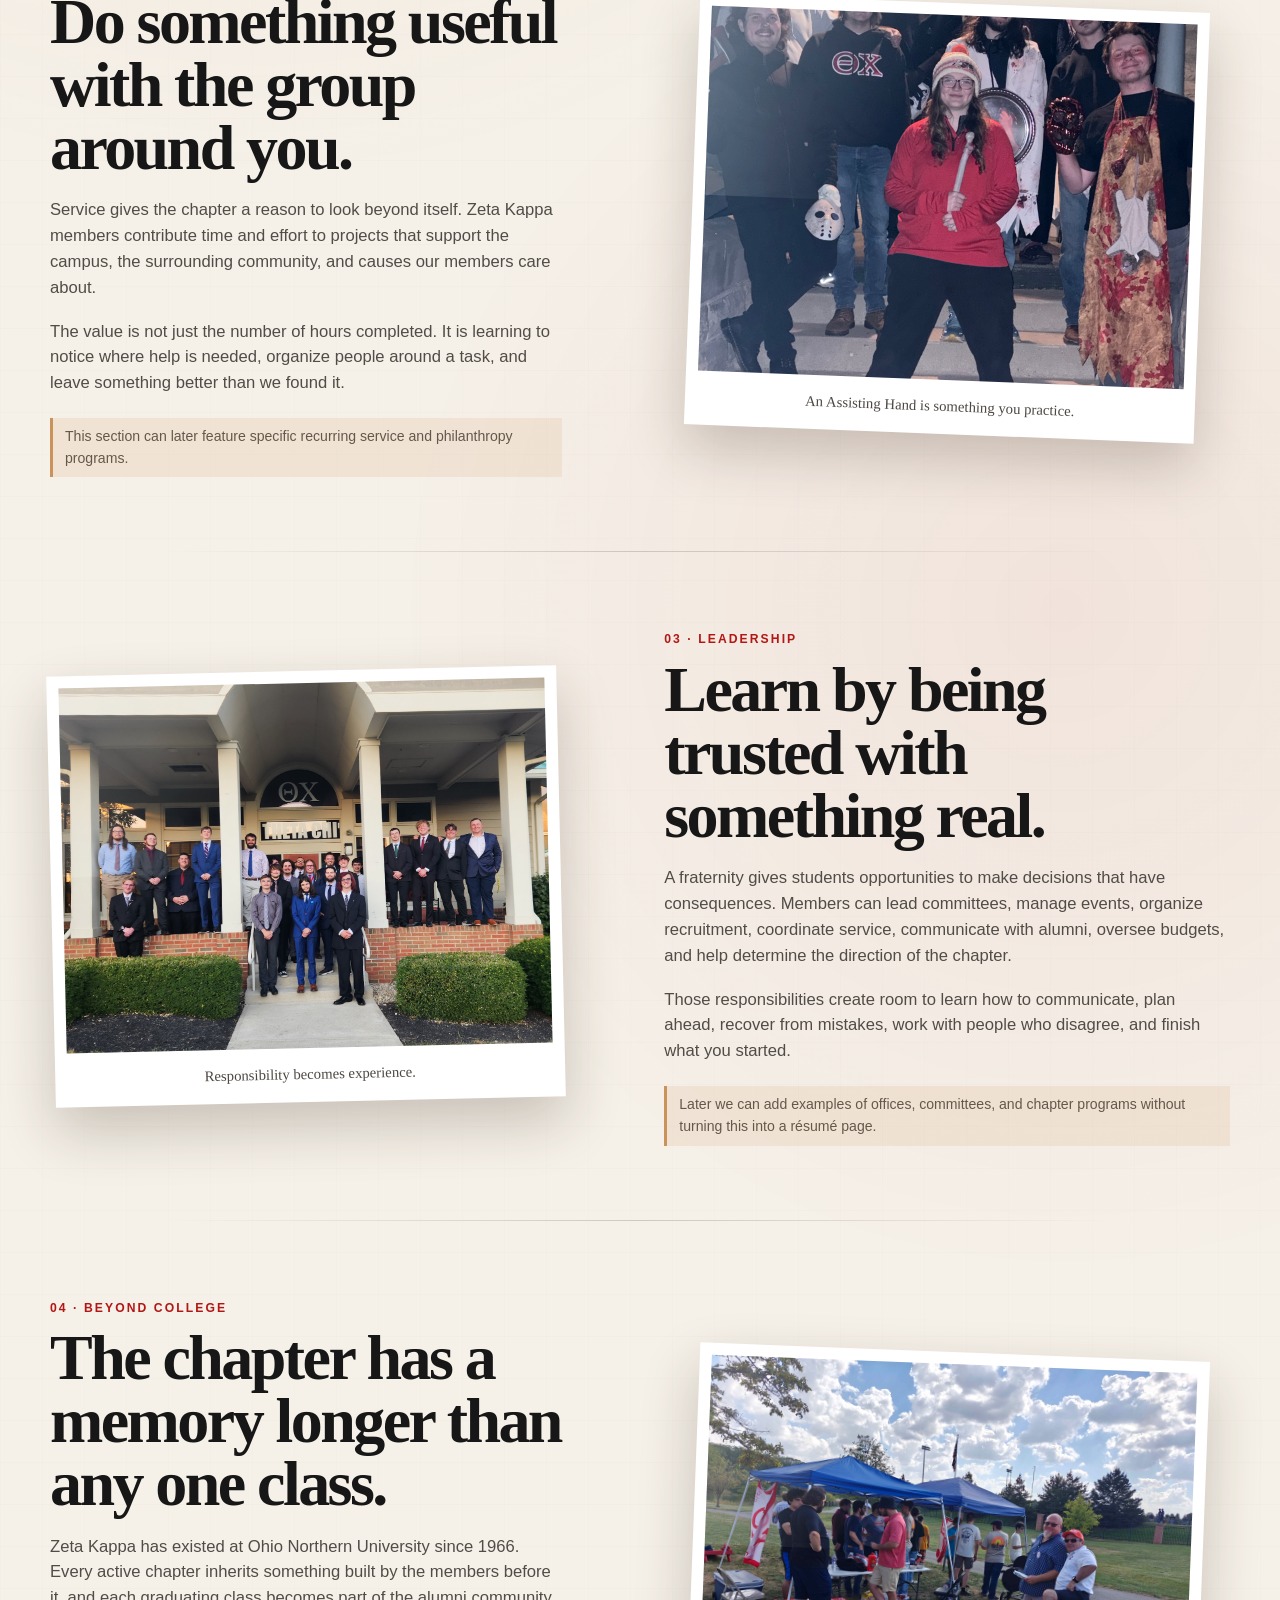
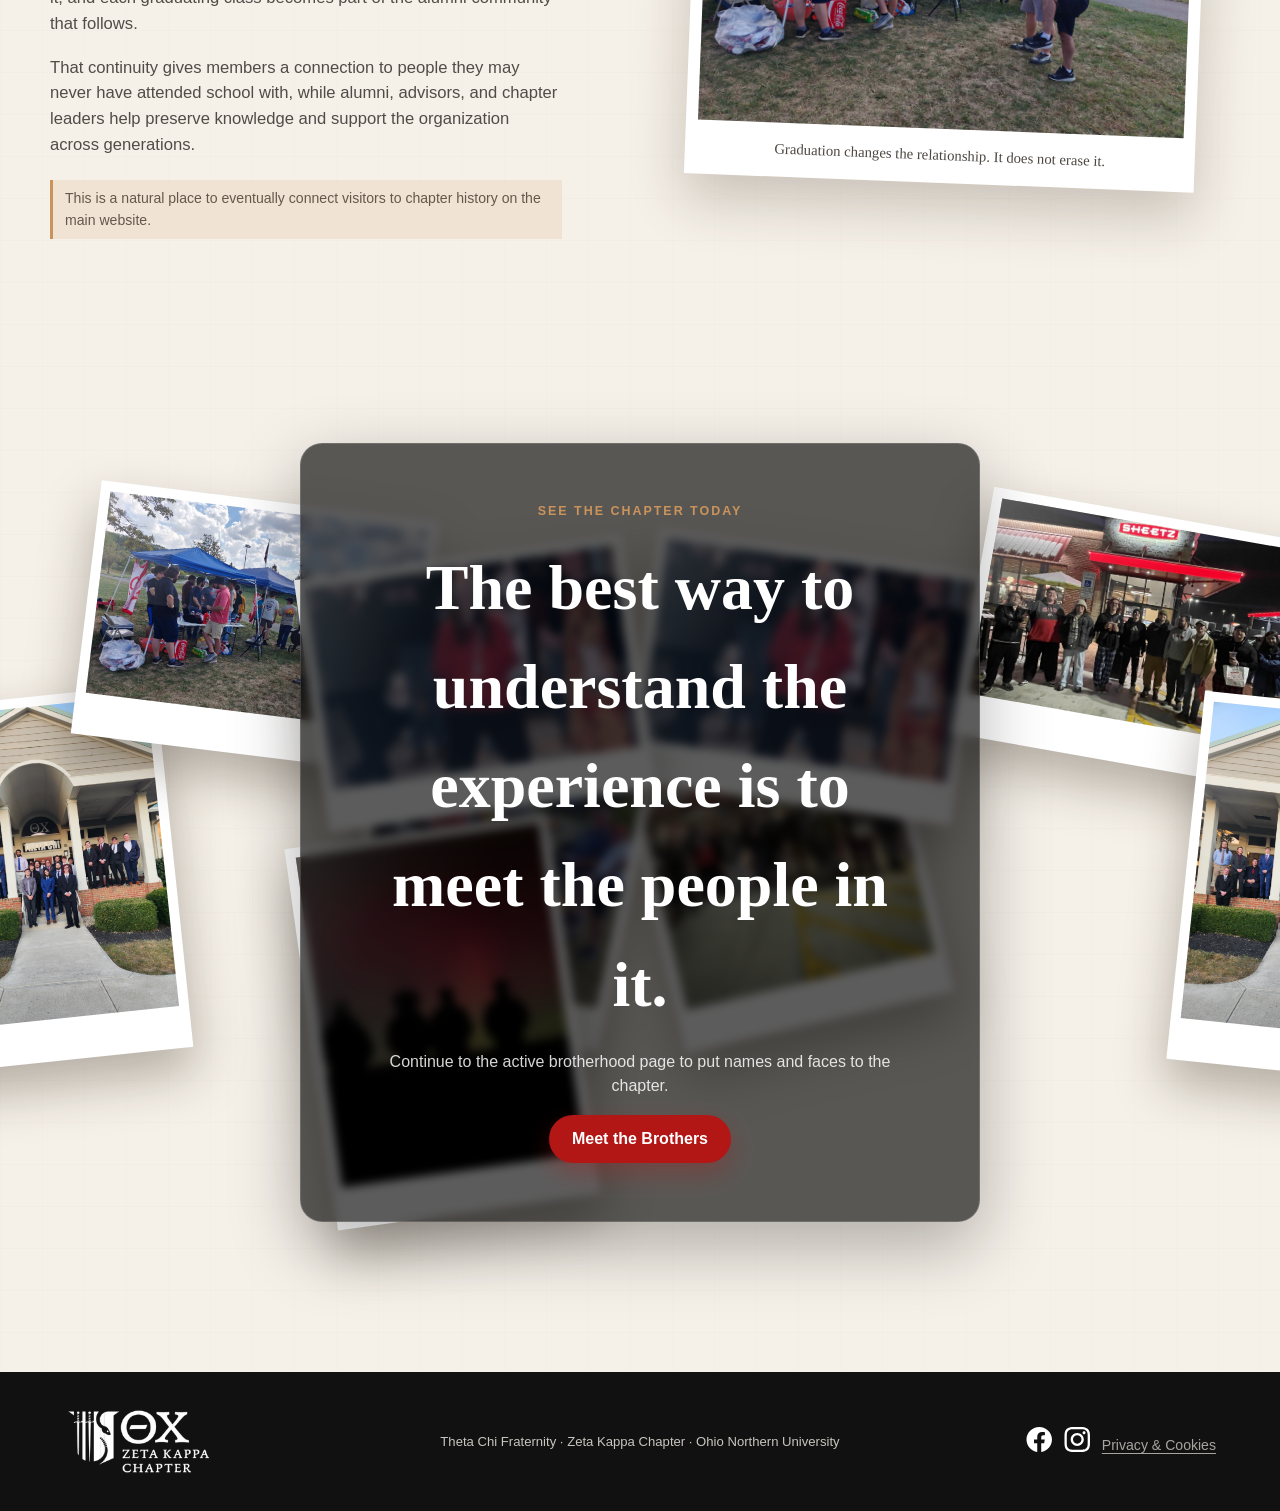
<file: about.html>
<!DOCTYPE html>
<html lang="en">
<head>
  <link rel="icon" type="image/png" href="assets/img/ZKIcon.png">
  <meta charset="UTF-8" />
  <meta name="viewport" content="width=device-width, initial-scale=1.0" />
  <meta name="description" content="About Theta Chi Zeta Kappa at Ohio Northern University." />
  <title>About Us | Theta Chi Zeta Kappa</title>
  <link rel="stylesheet" href="css/recruitment.css" />
</head>
<body>
  <header class="site-header">
    <a class="brand" href="index.html" aria-label="Theta Chi Zeta Kappa Home">
      <img src="assets/img/mainlogo.png" alt="Theta Chi Zeta Kappa at Ohio Northern University" />
    </a>
    <button class="menu-toggle" type="button" aria-label="Open navigation" aria-controls="site-nav" aria-expanded="false">
      <span></span>
      <span></span>
      <span></span>
    </button>

<nav class="site-nav" id="site-nav" aria-label="Primary navigation">
      <a href="about.html">About Us</a>
      <a href="brothers.html">Meet the Brothers</a>
      <a href="events.html">Events</a>
      <a href="parents.html">Parents &amp; Families</a>
      <a class="nav-cta" href="interest.html">I'm Interested</a>
    </nav>
  </header>
<main>
  <section class="subpage-hero about-hero">
    <div>
      <p class="eyebrow gold">About Zeta Kappa</p>
      <h1>About Us</h1>
      <p>More than four years. A closer look at the four ideas that shape the Zeta Kappa experience: brotherhood, service, leadership, and a connection that continues beyond college.</p>
    </div>
  </section>

  <section class="scrapbook">
    <div class="story-intro">
      <p class="eyebrow red">Our story</p>
      <h2>What does being a Theta Chi here actually mean?</h2>
      <p>This page is being built to tell that story the same way members experience it—through the people, the work, the memories, and the responsibilities that accumulate over time.</p>
    </div>

    <section class="story-row">
      <figure class="story-photo">
        <img src="assets/img/Brotherhood_Fall_2025.jpg" alt="Zeta Kappa brothers spending time together" />
        <figcaption class="story-caption">The people are what make the chapter.</figcaption>
      </figure>
      <div class="story-copy">
        <span class="story-number">01 · BROTHERHOOD</span>
        <h2>A place to belong—and contribute.</h2>
        <p>Brotherhood is more than living near the same people or wearing the same letters. It is built through the everyday moments: meals, late nights, chapter projects, road trips, difficult conversations, celebrations, and the expectation that brothers show up for one another.</p>
        <p>The goal is not to make everyone the same. It is to create a chapter where different personalities, majors, backgrounds, and interests can become part of one shared experience.</p>
        <span class="story-note">Placeholder copy — refine with the chapter's own voice before launch.</span>
      </div>
    </section>

    <div class="story-divider"></div>

    <section class="story-row reverse">
      <figure class="story-photo">
        <img src="assets/img/Service_Fall_2025.png" alt="Theta Chi members participating in service" />
        <figcaption class="story-caption">An Assisting Hand is something you practice.</figcaption>
      </figure>
      <div class="story-copy">
        <span class="story-number">02 · SERVICE</span>
        <h2>Do something useful with the group around you.</h2>
        <p>Service gives the chapter a reason to look beyond itself. Zeta Kappa members contribute time and effort to projects that support the campus, the surrounding community, and causes our members care about.</p>
        <p>The value is not just the number of hours completed. It is learning to notice where help is needed, organize people around a task, and leave something better than we found it.</p>
        <span class="story-note">This section can later feature specific recurring service and philanthropy programs.</span>
      </div>
    </section>

    <div class="story-divider"></div>

    <section class="story-row">
      <figure class="story-photo">
        <img src="assets/img/Fall_2025_Class.jpg" alt="Members of Theta Chi Zeta Kappa" />
        <figcaption class="story-caption">Responsibility becomes experience.</figcaption>
      </figure>
      <div class="story-copy">
        <span class="story-number">03 · LEADERSHIP</span>
        <h2>Learn by being trusted with something real.</h2>
        <p>A fraternity gives students opportunities to make decisions that have consequences. Members can lead committees, manage events, organize recruitment, coordinate service, communicate with alumni, oversee budgets, and help determine the direction of the chapter.</p>
        <p>Those responsibilities create room to learn how to communicate, plan ahead, recover from mistakes, work with people who disagree, and finish what you started.</p>
        <span class="story-note">Later we can add examples of offices, committees, and chapter programs without turning this into a résumé page.</span>
      </div>
    </section>

    <div class="story-divider"></div>

    <section class="story-row reverse">
      <figure class="story-photo">
        <img src="assets/img/Alumni_Fall_2025.jpg" alt="Zeta Kappa alumni and undergraduate members together" />
        <figcaption class="story-caption">Graduation changes the relationship. It does not erase it.</figcaption>
      </figure>
      <div class="story-copy">
        <span class="story-number">04 · BEYOND COLLEGE</span>
        <h2>The chapter has a memory longer than any one class.</h2>
        <p>Zeta Kappa has existed at Ohio Northern University since 1966. Every active chapter inherits something built by the members before it, and each graduating class becomes part of the alumni community that follows.</p>
        <p>That continuity gives members a connection to people they may never have attended school with, while alumni, advisors, and chapter leaders help preserve knowledge and support the organization across generations.</p>
        <span class="story-note">This is a natural place to eventually connect visitors to chapter history on the main website.</span>
      </div>
    </section>

    <div class="about-finish">
      <div class="about-finish-collage" aria-hidden="true">
        <figure class="finish-polaroid fp1"><img src="assets/img/Brotherhood_Fall_2025.jpg" alt="" /></figure>
        <figure class="finish-polaroid fp2"><img src="assets/img/Service_Fall_2025.png" alt="" /></figure>
        <figure class="finish-polaroid fp3"><img src="assets/img/Fall_2025_Class.jpg" alt="" /></figure>
        <figure class="finish-polaroid fp4"><img src="assets/img/Alumni_Fall_2025.jpg" alt="" /></figure>
        <figure class="finish-polaroid fp5"><img src="assets/img/Theta Chi Fall 2025 Header.jpg" alt="" /></figure>
        <figure class="finish-polaroid fp6"><img src="assets/img/Brotherhood_Fall_2025.jpg" alt="" /></figure>
        <figure class="finish-polaroid fp7"><img src="assets/img/Fall_2025_Class.jpg" alt="" /></figure>
        <figure class="finish-polaroid fp8"><img src="assets/img/Service_Fall_2025.png" alt="" /></figure>
        <figure class="finish-polaroid fp9"><img src="assets/img/Alumni_Fall_2025.jpg" alt="" /></figure>
      </div>

      <div class="about-finish-panel">
        <p class="eyebrow gold">See the chapter today</p>
        <h2>The best way to understand the experience is to meet the people in it.</h2>
        <p>Continue to the active brotherhood page to put names and faces to the chapter.</p>
        <a class="button button-primary" href="brothers.html">Meet the Brothers</a>
      </div>
    </div>
  </section>
</main>
  <footer>
    <img src="assets/img/mainlogo.png" alt="Theta Chi Zeta Kappa" />
    <p>Theta Chi Fraternity · Zeta Kappa Chapter · Ohio Northern University</p>
    <div class="footer-socials">
      <a href="https://www.facebook.com/ThetaChiZK/" aria-label="Facebook"><img src="assets/icons/path-10.svg" alt="" /></a>
      <a href="https://www.instagram.com/onuthetachi/" aria-label="Instagram"><img src="assets/icons/path-20.svg" alt="" /></a>
    
      <div class="footer-legal"><a href="privacy.html">Privacy &amp; Cookies</a></div></div>
  </footer>
  <script src="js/recruitment.js"></script>
</body>
</html>
</file>
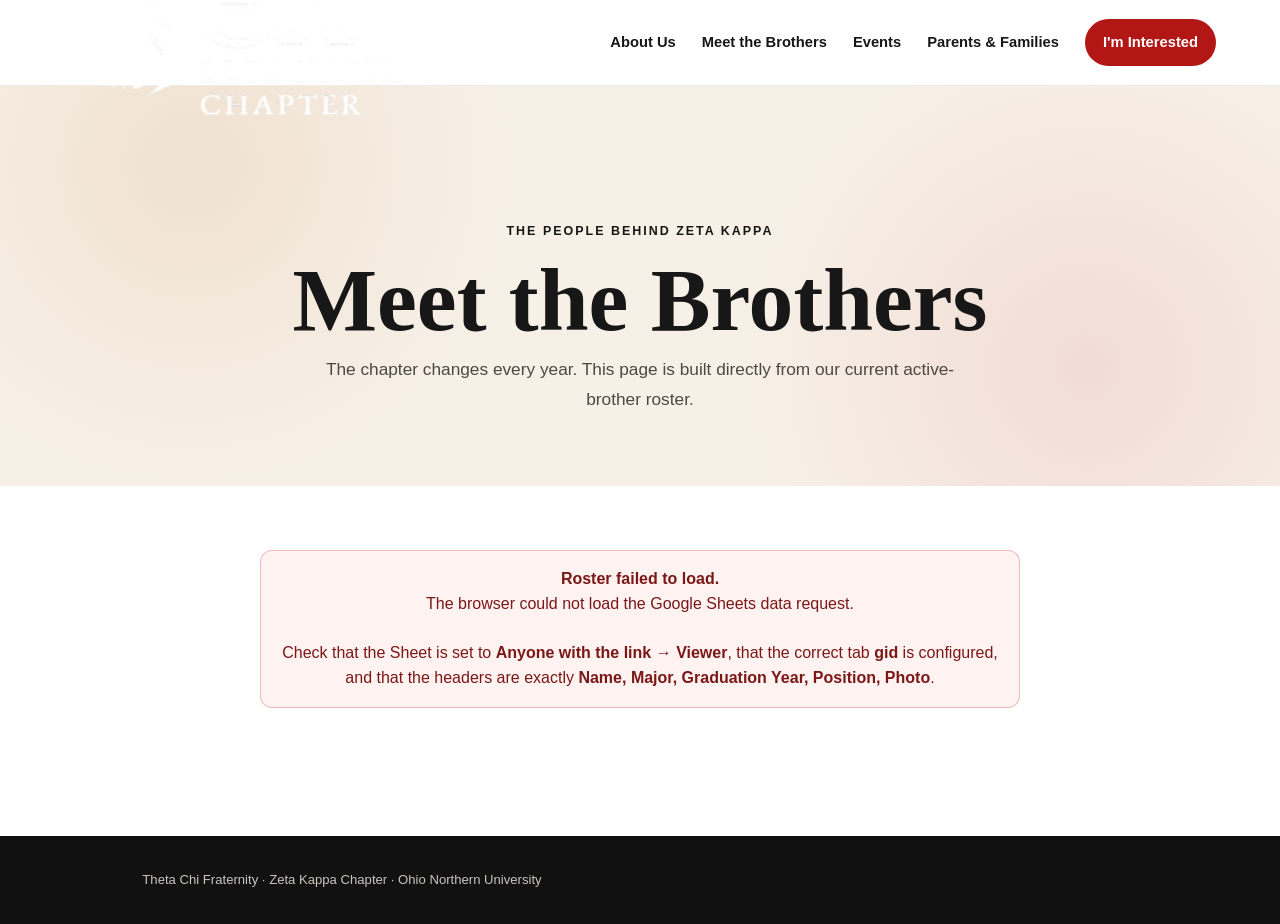
<file: brothers.html>
<!DOCTYPE html>
<html lang="en">
<head>
  <link rel="icon" type="image/png" href="assets/img/ZKIcon.png">
  <meta charset="UTF-8" />
  <meta name="viewport" content="width=device-width, initial-scale=1.0" />
  <title>Meet the Brothers | Theta Chi Zeta Kappa</title>
  <link rel="stylesheet" href="css/recruitment.css" />
  <link rel="stylesheet" href="css/brothers.css" />
</head>
<body>
  <header class="site-header">
    <a class="brand" href="index.html" aria-label="Zeta Kappa recruitment home">
      <img src="assets/img/mainlogo.png" alt="Theta Chi Zeta Kappa" />
    </a>
    <button class="menu-toggle" type="button" aria-label="Open navigation" aria-controls="site-nav" aria-expanded="false">
      <span></span>
      <span></span>
      <span></span>
    </button>

<nav class="site-nav" aria-label="Main navigation">
      <a href="about.html">About Us</a>
      <a class="active" href="brothers.html">Meet the Brothers</a>
      <a href="events.html">Events</a>
      <a href="parents.html">Parents &amp; Families</a>
      <a class="nav-cta" href="interest.html">I'm Interested</a>
    </nav>
  </header>

  <main>
    <section class="brothers-hero">
      <p class="eyebrow">The people behind Zeta Kappa</p>
      <h1>Meet the Brothers</h1>
      <p>The chapter changes every year. This page is built directly from our current active-brother roster.</p>
    </section>

    <section class="brothers-section">
      <div class="brothers-status" id="brothersStatus">Loading active roster…</div>
      <div class="brothers-grid" id="brothersGrid" aria-live="polite"></div>
    </section>
  </main>

  <footer class="site-footer">
    <p>Theta Chi Fraternity · Zeta Kappa Chapter · Ohio Northern University</p>
  </footer>

  <script src="js/recruitment.js"></script>
  <script src="js/brothers-config.js"></script>
  <script src="js/brothers.js"></script>
</body>
</html>
</file>
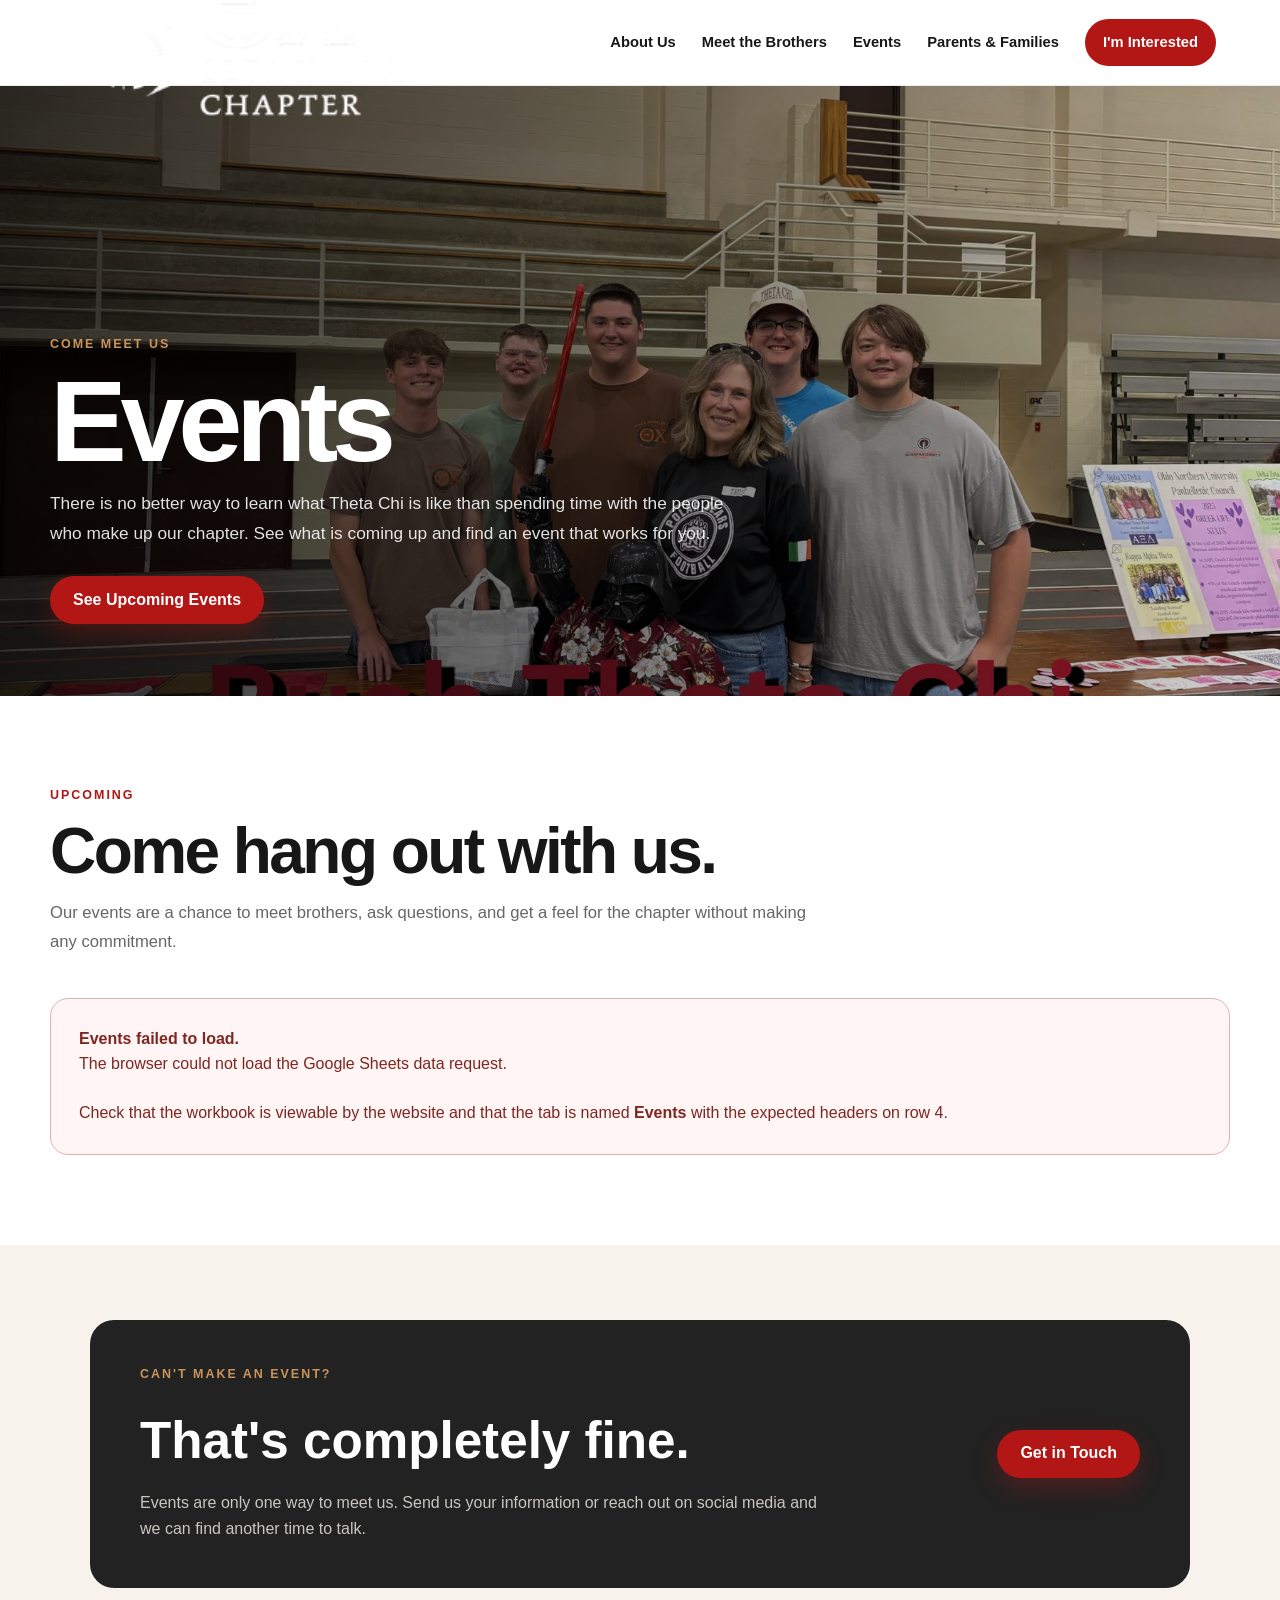
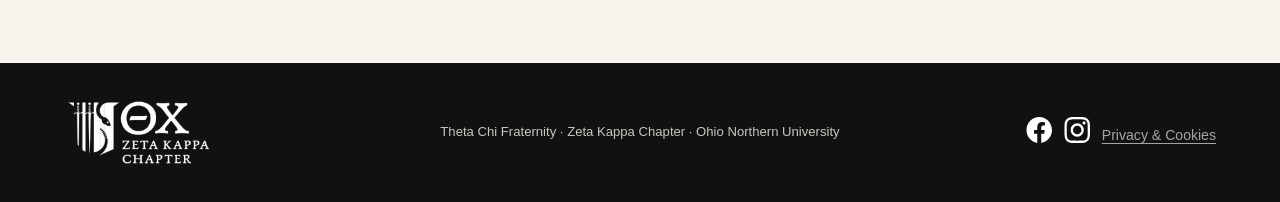
<file: events.html>
<!DOCTYPE html>
<html lang="en">
<head>
  <link rel="icon" type="image/png" href="assets/img/ZKIcon.png">
  <meta charset="UTF-8" />
  <meta name="viewport" content="width=device-width, initial-scale=1.0" />
  <title>Events | Theta Chi Zeta Kappa</title>
  <link rel="stylesheet" href="css/recruitment.css" />
  <link rel="stylesheet" href="css/events.css" />
</head>
<body>
  <header class="site-header">
    <a class="brand" href="index.html" aria-label="Theta Chi Zeta Kappa Home">
      <img src="assets/img/mainlogo.png" alt="Theta Chi Zeta Kappa at Ohio Northern University" />
    </a>
    <button class="menu-toggle" type="button" aria-label="Open navigation" aria-controls="site-nav" aria-expanded="false">
      <span></span><span></span><span></span>
    </button>
    <nav class="site-nav" id="site-nav" aria-label="Primary navigation">
      <a href="about.html">About Us</a>
      <a href="brothers.html">Meet the Brothers</a>
      <a href="events.html" aria-current="page">Events</a>
      <a href="parents.html">Parents &amp; Families</a>
      <a class="nav-cta" href="interest.html">I'm Interested</a>
    </nav>
  </header>

  <main>
    <section class="events-hero">
      <div class="events-hero-shade"></div>
      <div class="events-hero-content">
        <p class="eyebrow gold">Come Meet Us</p>
        <h1>Events</h1>
        <p>There is no better way to learn what Theta Chi is like than spending time with the people who make up our chapter. See what is coming up and find an event that works for you.</p>
        <a class="button button-primary" href="#upcoming-events">See Upcoming Events</a>
      </div>
    </section>

    <section class="events-section upcoming-section" id="upcoming-events">
      <div class="events-container">
        <div class="events-heading">
          <p class="eyebrow red">Upcoming</p>
          <h2>Come hang out with us.</h2>
          <p>Our events are a chance to meet brothers, ask questions, and get a feel for the chapter without making any commitment.</p>
        </div>
        <div id="eventsStatus" class="events-status" aria-live="polite">Loading upcoming events…</div>
        <div id="upcomingEventsGrid" class="upcoming-events-grid" hidden></div>
        <div id="noUpcomingEvents" class="no-events-card" hidden>
          <p class="eyebrow red">More Coming Soon</p>
          <h3>More events are coming soon.</h3>
          <p>Recruitment events change throughout the semester. In the meantime, take a look at some of our previous events or reach out to us directly.</p>
          <div class="no-events-actions">
            <a class="button button-primary" href="interest.html?level=meet#interest-form">I'm Interested</a>
            <a class="button button-outline-dark" href="https://www.instagram.com/onuthetachi/" target="_blank" rel="noopener noreferrer">Instagram</a>
          </div>
        </div>
      </div>
    </section>

    <section class="events-section past-section" id="past-events" hidden>
      <div class="events-container">
        <div class="events-heading light-heading">
          <p class="eyebrow gold">Previous Events</p>
          <h2>See what recruitment is like.</h2>
          <p>Some of our past events stay here so you can get a better idea of what spending time with the chapter actually looks like.</p>
        </div>
        <div id="pastEventsGrid" class="past-events-grid"></div>
      </div>
    </section>

    <section class="events-contact-section">
      <div class="events-contact-card">
        <div>
          <p class="eyebrow gold">Can't Make an Event?</p>
          <h2>That's completely fine.</h2>
          <p>Events are only one way to meet us. Send us your information or reach out on social media and we can find another time to talk.</p>
        </div>
        <a class="button button-primary" href="interest.html?level=info#interest-form">Get in Touch</a>
      </div>
    </section>
  </main>

  <footer>
    <img src="assets/img/mainlogo.png" alt="Theta Chi Zeta Kappa" />
    <p>Theta Chi Fraternity · Zeta Kappa Chapter · Ohio Northern University</p>
    <div class="footer-socials">
      <a href="https://www.facebook.com/ThetaChiZK/" aria-label="Facebook"><img src="assets/icons/path-10.svg" alt="" /></a>
      <a href="https://www.instagram.com/onuthetachi/" aria-label="Instagram"><img src="assets/icons/path-20.svg" alt="" /></a>
      <div class="footer-legal"><a href="privacy.html">Privacy &amp; Cookies</a></div>
    </div>
  </footer>
  <script src="js/recruitment.js"></script>
  <script src="js/events-config.js"></script>
  <script src="js/events.js"></script>
</body>
</html>
</file>
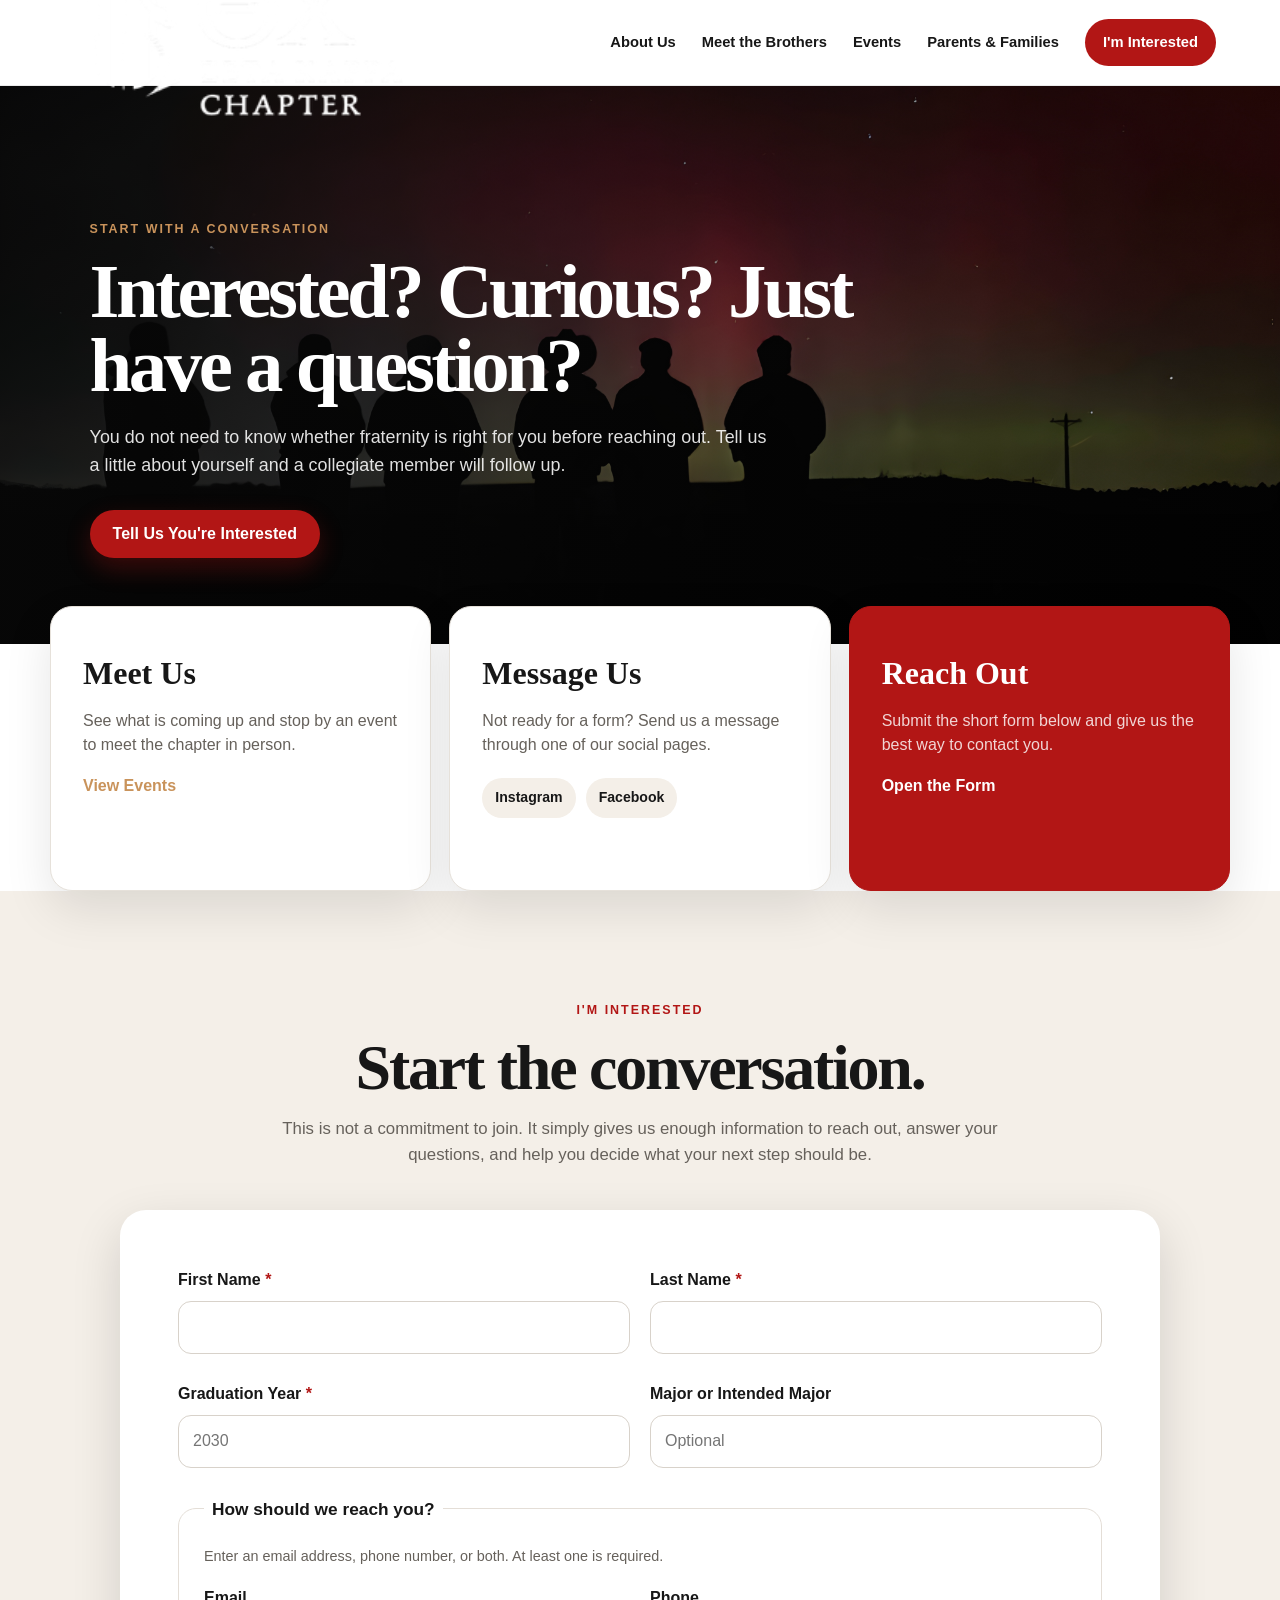
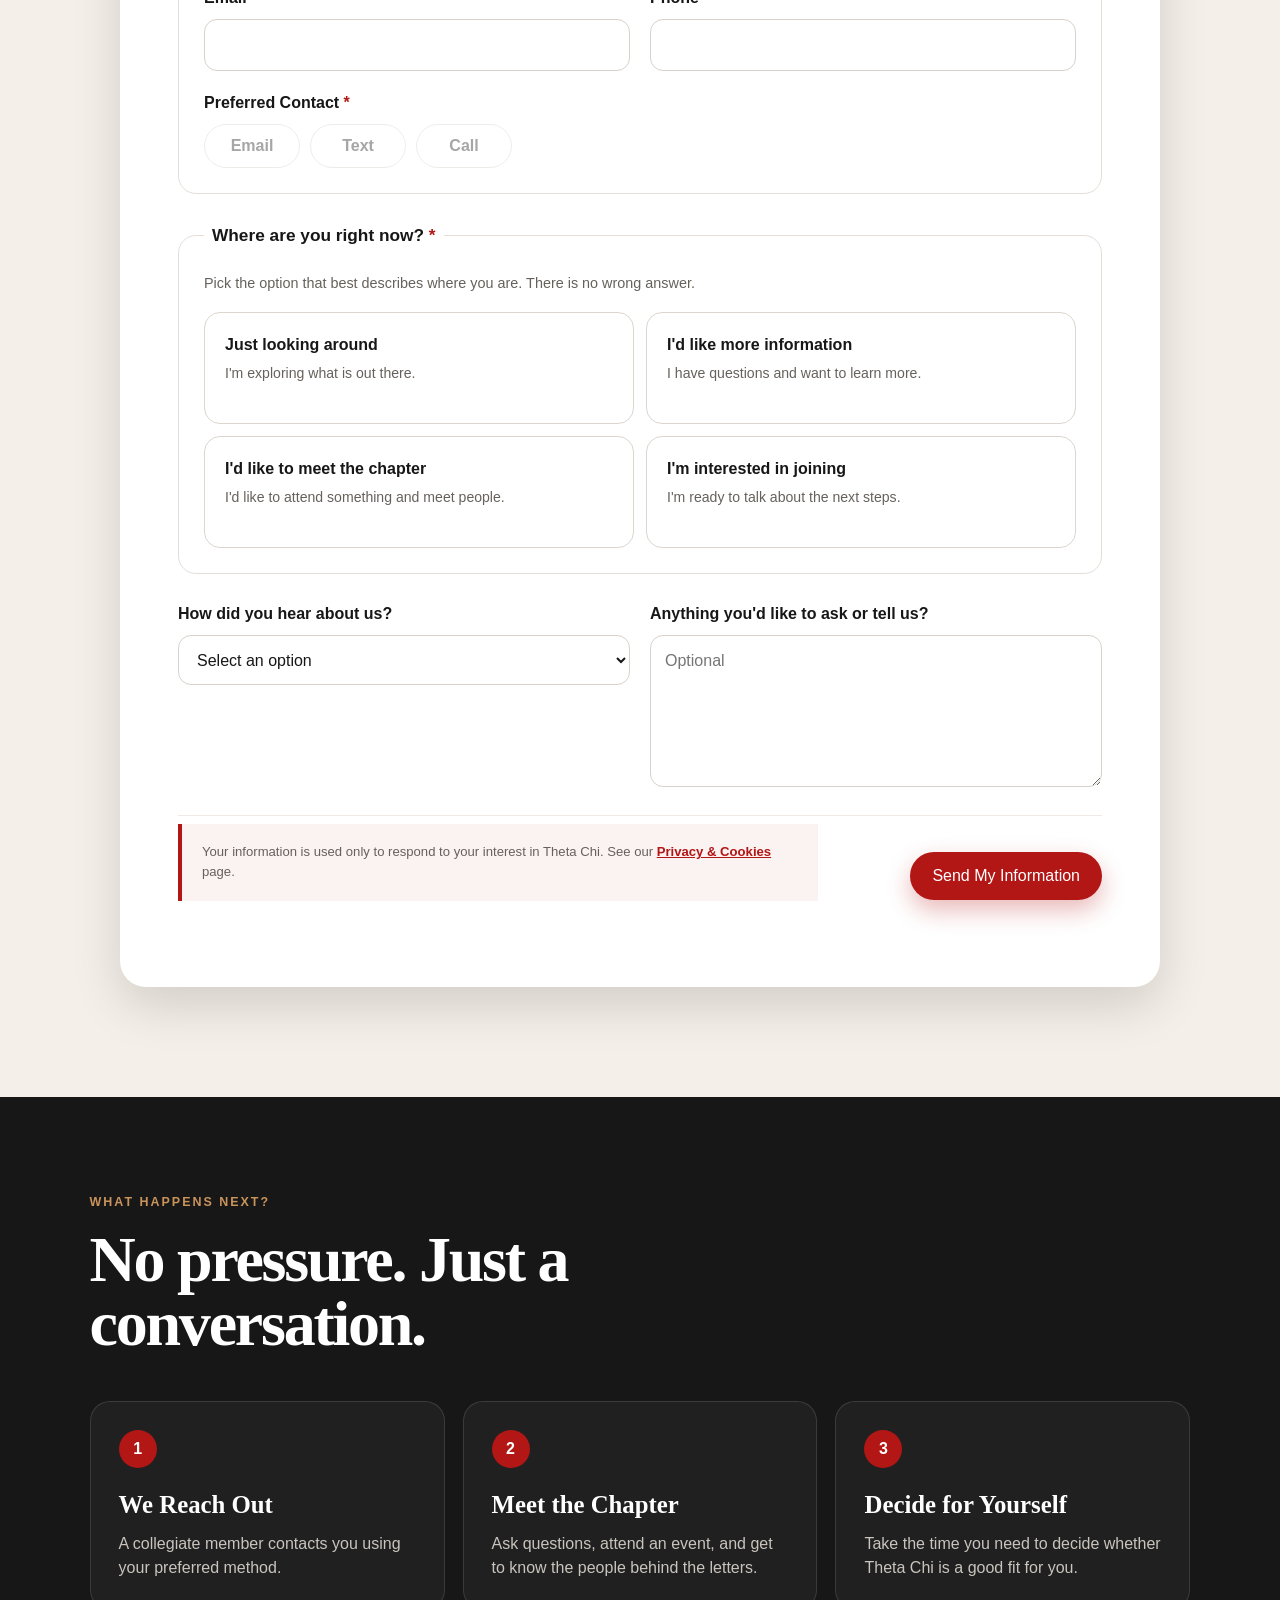
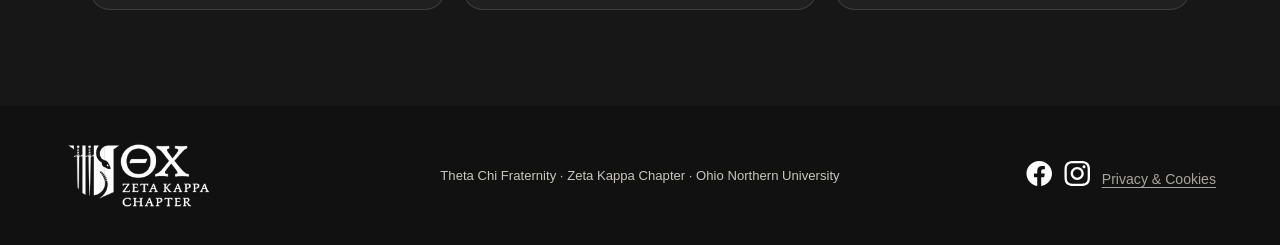
<file: interest.html>
<!DOCTYPE html>
<html lang="en">
<head>
  <link rel="icon" type="image/png" href="assets/img/ZKIcon.png">
  <meta charset="UTF-8" />
  <meta name="viewport" content="width=device-width, initial-scale=1.0" />
  <title>I'm Interested | Theta Chi Zeta Kappa</title>
  <link rel="stylesheet" href="css/recruitment.css" />
  <link rel="stylesheet" href="css/interest.css" />
</head>
<body>
  <header class="site-header">
    <a class="brand" href="index.html" aria-label="Theta Chi Zeta Kappa Home">
      <img src="assets/img/mainlogo.png" alt="Theta Chi Zeta Kappa at Ohio Northern University" />
    </a>
    <button class="menu-toggle" type="button" aria-label="Open navigation" aria-controls="site-nav" aria-expanded="false">
      <span></span><span></span><span></span>
    </button>
    <nav class="site-nav" id="site-nav" aria-label="Primary navigation">
      <a href="about.html">About Us</a>
      <a href="brothers.html">Meet the Brothers</a>
      <a href="events.html">Events</a>
      <a href="parents.html">Parents &amp; Families</a>
      <a class="nav-cta" href="interest.html" aria-current="page">I'm Interested</a>
    </nav>
  </header>

  <main>
    <section class="interest-hero">
      <div class="interest-hero-shade"></div>
      <div class="interest-hero-content">
        <p class="eyebrow gold">Start with a conversation</p>
        <h1>Interested? Curious? Just have a question?</h1>
        <p>
          You do not need to know whether fraternity is right for you before reaching out.
          Tell us a little about yourself and a collegiate member will follow up.
        </p>
        <a class="button button-primary" href="#interest-form">Tell Us You're Interested</a>
      </div>
    </section>

    <section class="interest-paths" aria-label="Ways to connect">
      <article class="path-card">
        <h2>Meet Us</h2>
        <p>See what is coming up and stop by an event to meet the chapter in person.</p>
        <a class="text-link" href="events.html">View Events</a>
      </article>
      <article class="path-card">
        <h2>Message Us</h2>
        <p>Not ready for a form? Send us a message through one of our social pages.</p>
        <div class="path-socials">
          <a href="https://www.instagram.com/onuthetachi/" target="_blank" rel="noopener noreferrer">Instagram</a>
          <a href="https://www.facebook.com/ThetaChiZK/" target="_blank" rel="noopener noreferrer">Facebook</a>
        </div>
      </article>
      <article class="path-card path-card-red">
        <h2>Reach Out</h2>
        <p>Submit the short form below and give us the best way to contact you.</p>
        <a class="text-link" href="#interest-form">Open the Form</a>
      </article>
    </section>

    <section class="form-section" id="interest-form">
      <div class="form-intro">
        <p class="eyebrow red">I'm Interested</p>
        <h2>Start the conversation.</h2>
        <p>
          This is not a commitment to join. It simply gives us enough information to reach out,
          answer your questions, and help you decide what your next step should be.
        </p>
      </div>

      <div class="form-shell">
        <form id="interestForm" class="interest-form" method="post" target="interest-submit-frame" novalidate>
          <div class="form-grid two-col">
            <label class="field">
              <span>First Name <b>*</b></span>
              <input type="text" name="firstName" autocomplete="given-name" maxlength="60" required />
            </label>
            <label class="field">
              <span>Last Name <b>*</b></span>
              <input type="text" name="lastName" autocomplete="family-name" maxlength="60" required />
            </label>
          </div>

          <div class="form-grid two-col">
            <label class="field">
              <span>Graduation Year <b>*</b></span>
              <input type="number" name="graduationYear" inputmode="numeric" min="2026" max="2040" placeholder="2030" required />
            </label>
            <label class="field">
              <span>Major or Intended Major</span>
              <input type="text" name="major" autocomplete="organization-title" maxlength="100" placeholder="Optional" />
            </label>
          </div>

          <fieldset class="contact-fieldset">
            <legend>How should we reach you?</legend>
            <p class="field-help">Enter an email address, phone number, or both. At least one is required.</p>
            <div class="form-grid two-col">
              <label class="field">
                <span>Email</span>
                <input id="interestEmail" type="email" name="email" autocomplete="email" maxlength="120" />
              </label>
              <label class="field">
                <span>Phone</span>
                <input id="interestPhone" type="tel" name="phone" autocomplete="tel" maxlength="30" />
              </label>
            </div>
            <p class="field-error" id="contactError" hidden>Please enter an email address or phone number.</p>

            <div class="field preferred-contact-wrap">
              <span>Preferred Contact <b>*</b></span>
              <div class="choice-row" id="preferredContactChoices">
                <label class="choice-pill"><input type="radio" name="preferredContact" value="Email" /><span>Email</span></label>
                <label class="choice-pill"><input type="radio" name="preferredContact" value="Text" /><span>Text</span></label>
                <label class="choice-pill"><input type="radio" name="preferredContact" value="Call" /><span>Call</span></label>
              </div>
              <p class="field-error" id="preferredError" hidden>Please select a preferred contact method.</p>
            </div>
          </fieldset>

          <fieldset class="interest-level-fieldset">
            <legend>Where are you right now? <b>*</b></legend>
            <p class="field-help">Pick the option that best describes where you are. There is no wrong answer.</p>
            <div class="interest-level-grid">
              <label class="level-option">
                <input type="radio" name="interestLevel" value="Just looking around" required />
                <span><strong>Just looking around</strong><small>I'm exploring what is out there.</small></span>
              </label>
              <label class="level-option">
                <input type="radio" name="interestLevel" value="I'd like more information" />
                <span><strong>I'd like more information</strong><small>I have questions and want to learn more.</small></span>
              </label>
              <label class="level-option">
                <input type="radio" name="interestLevel" value="I'd like to meet the chapter" />
                <span><strong>I'd like to meet the chapter</strong><small>I'd like to attend something and meet people.</small></span>
              </label>
              <label class="level-option">
                <input type="radio" name="interestLevel" value="I'm interested in joining" />
                <span><strong>I'm interested in joining</strong><small>I'm ready to talk about the next steps.</small></span>
              </label>
            </div>
          </fieldset>

          <div class="form-grid two-col lower-fields">
            <label class="field">
              <span>How did you hear about us?</span>
              <select name="heardAboutUs">
                <option value="">Select an option</option>
                <option>Friend / Current Brother</option>
                <option>Instagram</option>
                <option>Facebook</option>
                <option>Recruitment Event</option>
                <option>Campus Event</option>
                <option>ONU / Greek Life</option>
                <option>Alumnus</option>
                <option>QR Code / Flyer</option>
                <option>Other</option>
              </select>
            </label>
            <label class="field message-field">
              <span>Anything you'd like to ask or tell us?</span>
              <textarea name="message" maxlength="1000" rows="5" placeholder="Optional"></textarea>
            </label>
          </div>

          <label class="website-trap" aria-hidden="true">
            Website
            <input type="text" name="website" tabindex="-1" autocomplete="off" />
          </label>

          <input type="hidden" name="source" id="interestSource" value="Website" />

          <div class="submit-row">
            <div>
              <p class="privacy-note">Your information is used only to respond to your interest in Theta Chi. See our <a href="privacy.html">Privacy &amp; Cookies</a> page.</p>
              <p class="form-status" id="formStatus" role="status" aria-live="polite"></p>
            </div>
            <button class="button button-primary submit-button" type="submit">Send My Information</button>
          </div>
        </form>

        <div class="success-panel" id="successPanel" hidden>
          <p class="eyebrow red">Information Sent</p>
          <h2>We'll be in touch.</h2>
          <p>Thanks for reaching out. A collegiate member will follow up using the contact method you selected.</p>
          <div class="success-actions">
            <a class="button button-primary" href="events.html">View Upcoming Events</a>
            <a class="button button-dark" href="index.html">Return Home</a>
          </div>
        </div>
      </div>
    </section>

    <section class="what-next">
      <div class="what-next-copy">
        <p class="eyebrow gold">What Happens Next?</p>
        <h2>No pressure. Just a conversation.</h2>
      </div>
      <div class="next-steps">
        <article><strong>1</strong><h3>We Reach Out</h3><p>A collegiate member contacts you using your preferred method.</p></article>
        <article><strong>2</strong><h3>Meet the Chapter</h3><p>Ask questions, attend an event, and get to know the people behind the letters.</p></article>
        <article><strong>3</strong><h3>Decide for Yourself</h3><p>Take the time you need to decide whether Theta Chi is a good fit for you.</p></article>
      </div>
    </section>
  </main>

  <footer>
    <img src="assets/img/mainlogo.png" alt="Theta Chi Zeta Kappa" />
    <p>Theta Chi Fraternity · Zeta Kappa Chapter · Ohio Northern University</p>
    <div class="footer-socials">
      <a href="https://www.facebook.com/ThetaChiZK/" aria-label="Facebook"><img src="assets/icons/path-10.svg" alt="" /></a>
      <a href="https://www.instagram.com/onuthetachi/" aria-label="Instagram"><img src="assets/icons/path-20.svg" alt="" /></a>
      <div class="footer-legal"><a href="privacy.html">Privacy &amp; Cookies</a></div>
    </div>
  </footer>

  <iframe name="interest-submit-frame" id="interest-submit-frame" title="Interest form submission" hidden></iframe>
  <script src="js/recruitment.js"></script>
  <script src="js/interest-config.js"></script>
  <script src="js/interest.js"></script>
</body>
</html>
</file>
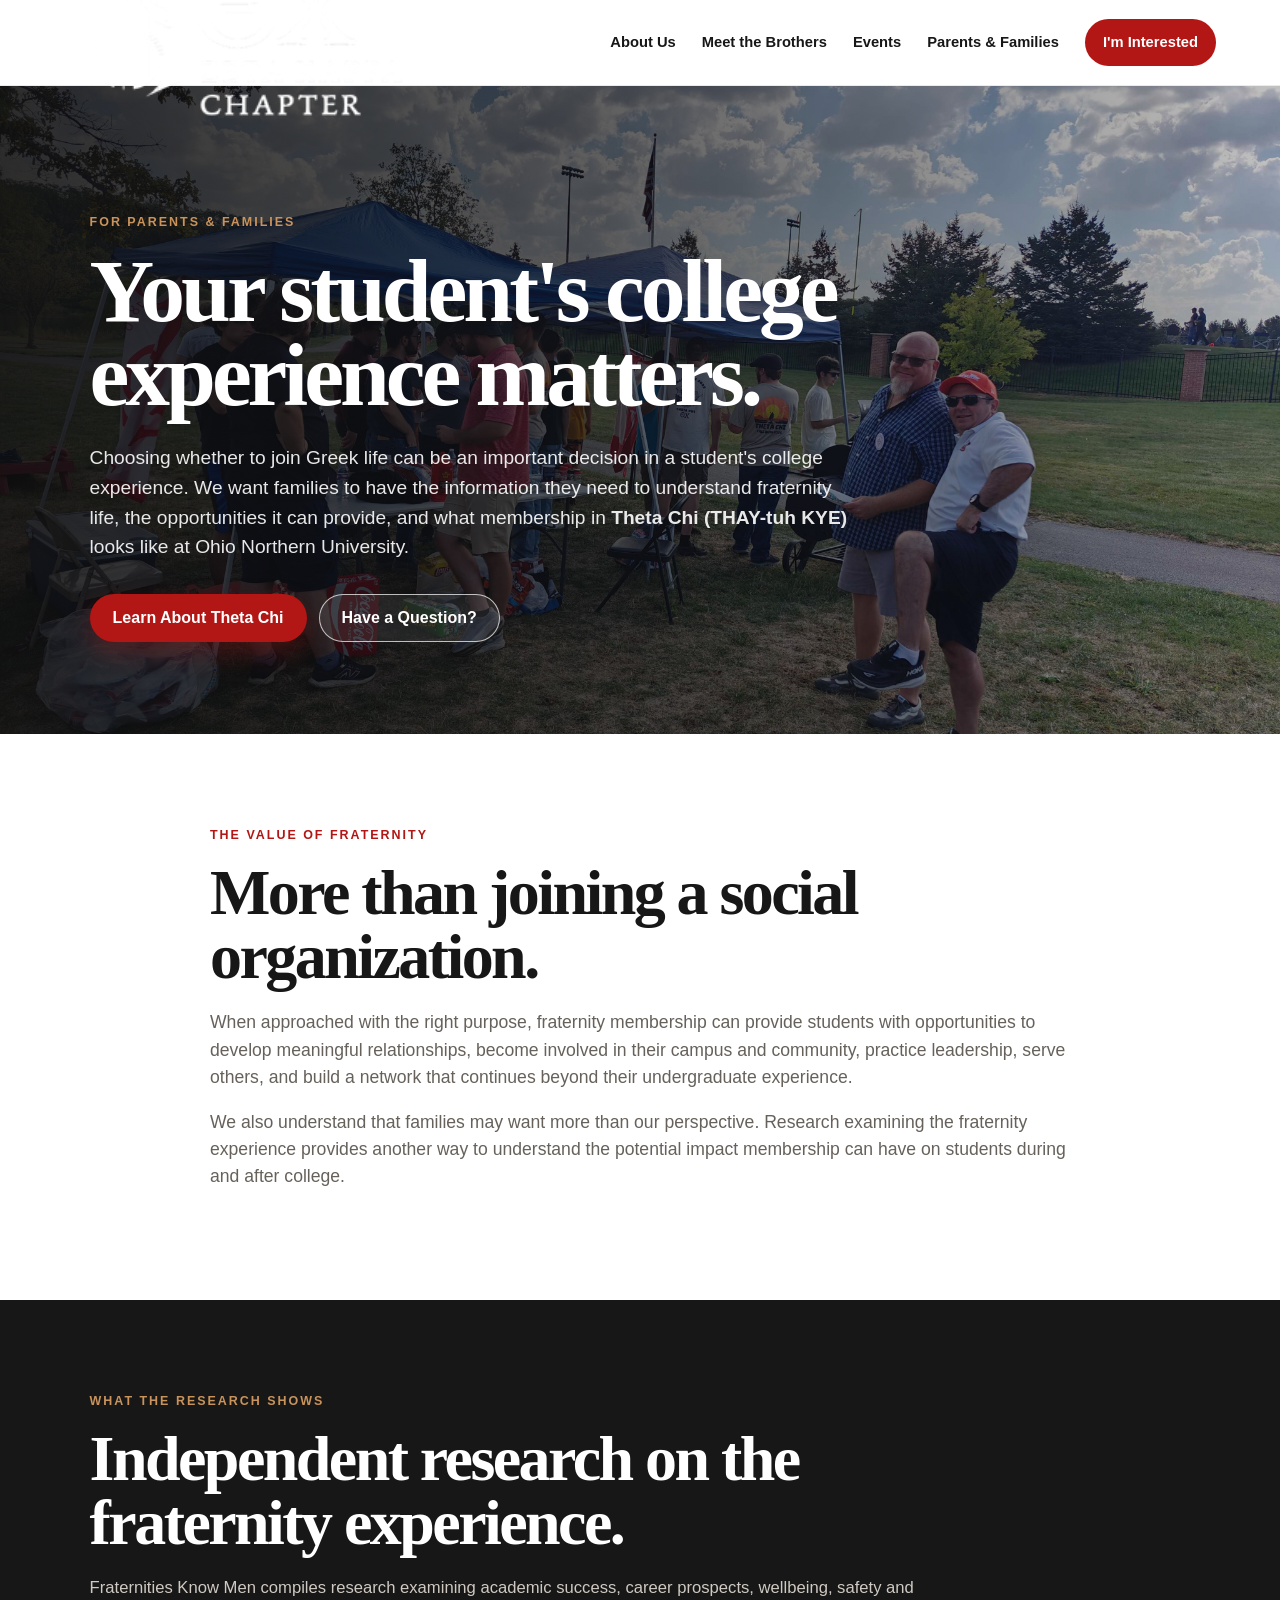
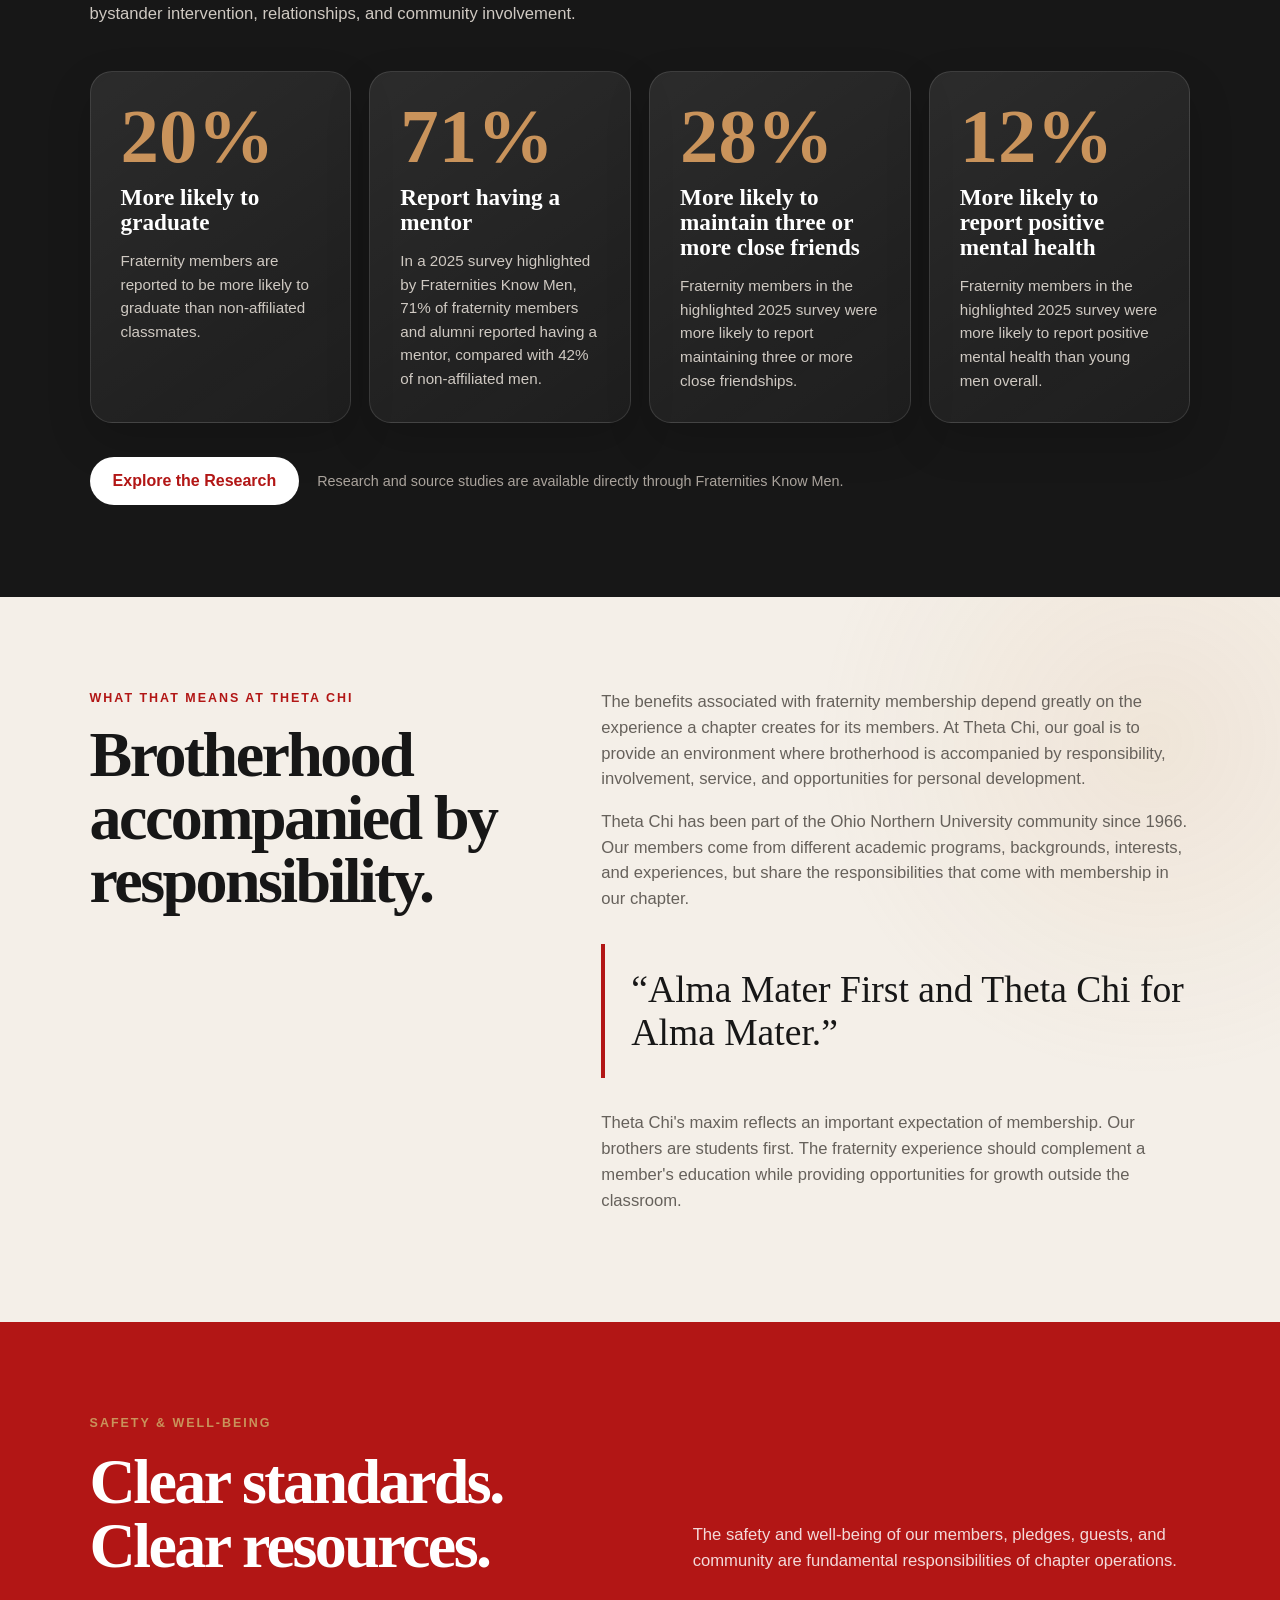
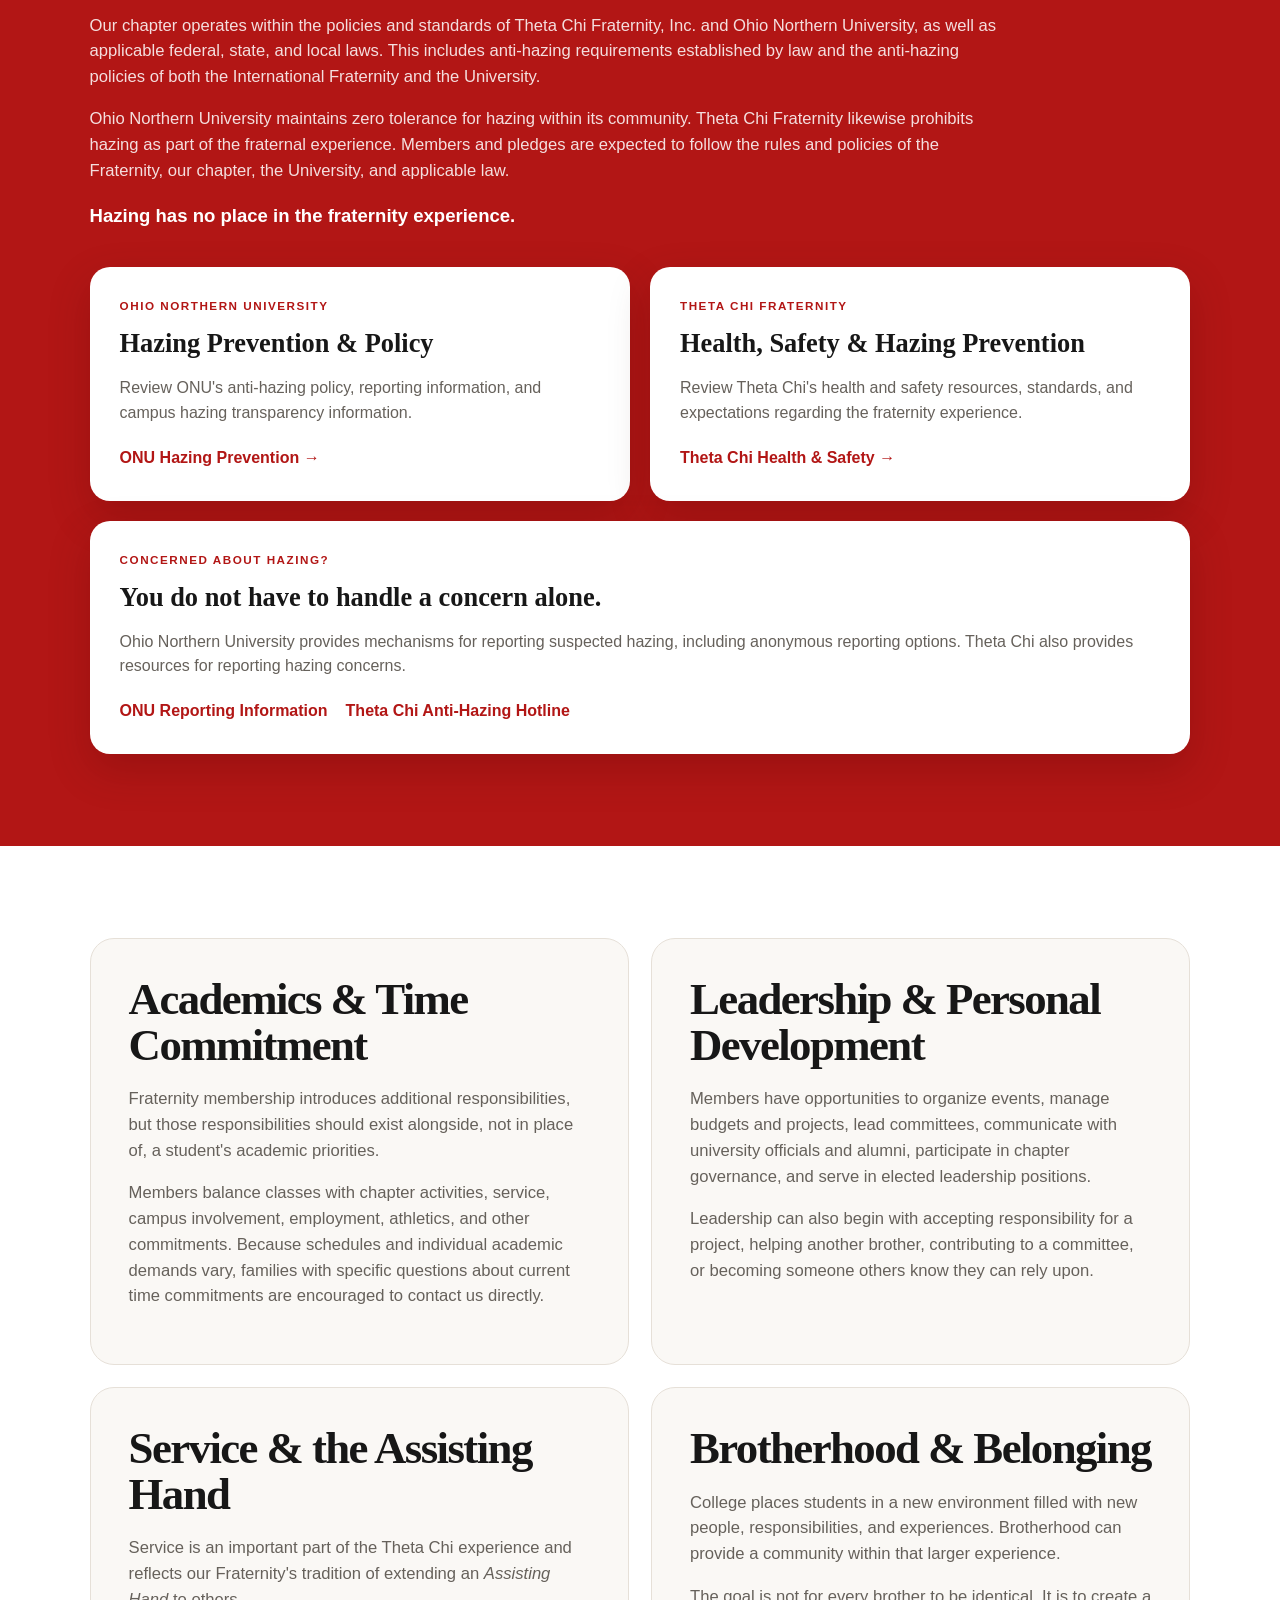
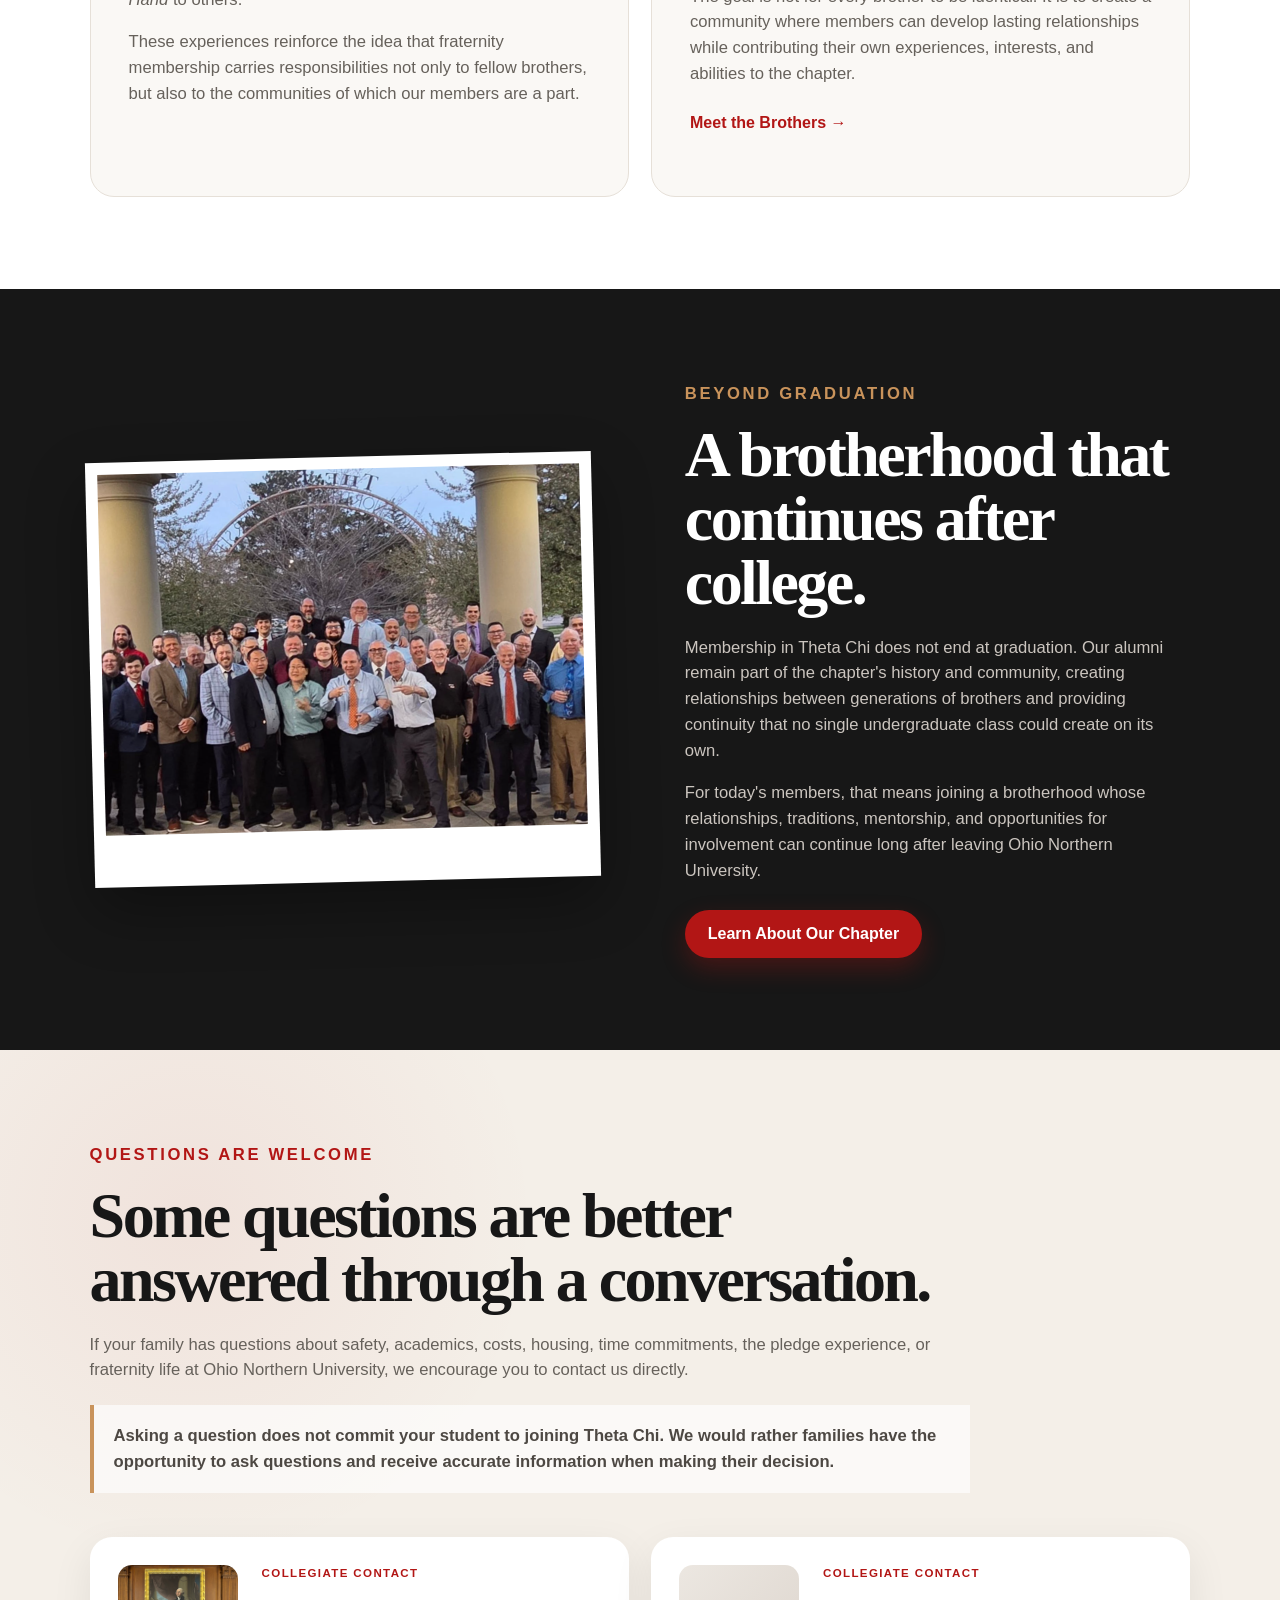
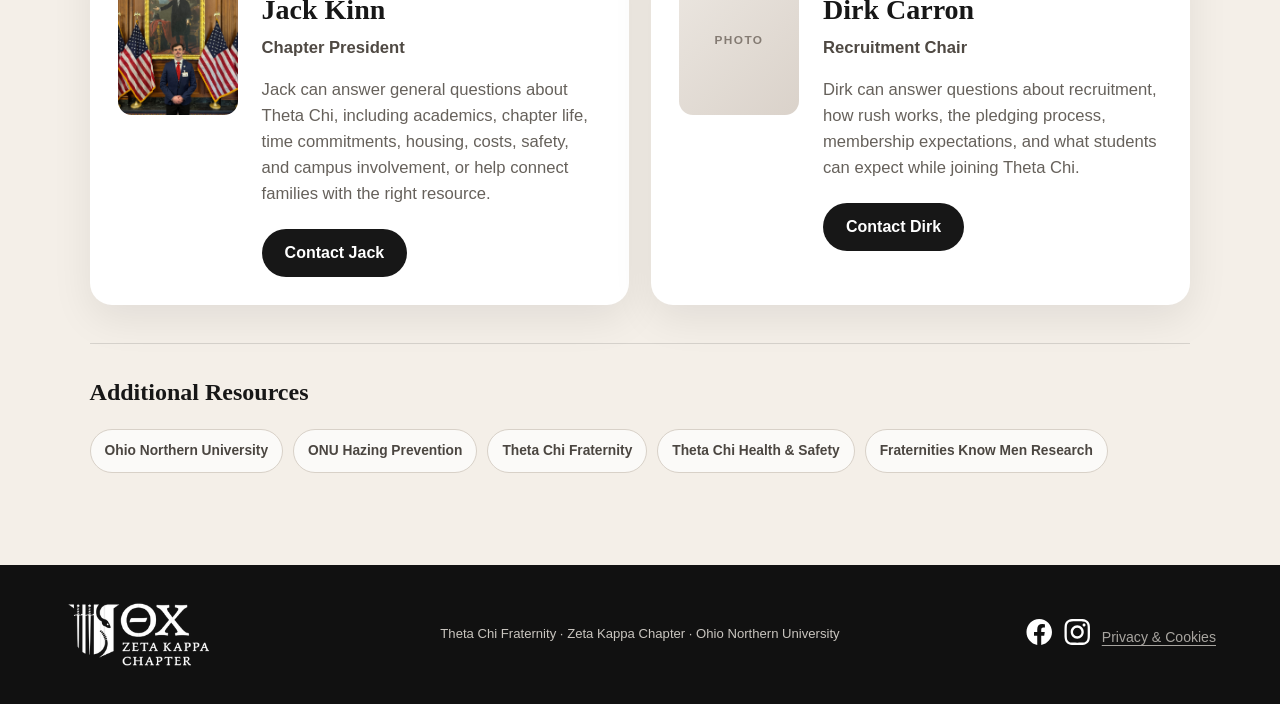
<file: parents.html>
<!DOCTYPE html>
<html lang="en">
<head>
  <link rel="icon" type="image/png" href="assets/img/ZKIcon.png">
  <meta charset="UTF-8" />
  <meta name="viewport" content="width=device-width, initial-scale=1.0" />
  <title>Parents & Families | Theta Chi Zeta Kappa</title>

  <!-- Existing shared recruitment stylesheet -->
  <link rel="stylesheet" href="css/recruitment.css" />

  <!-- Parent-page-only prototype stylesheet embedded for preview -->
    <link rel="stylesheet" href="css/parents.css" />

</head>

<body>
  <header class="site-header">
    <a class="brand" href="index.html" aria-label="Theta Chi Home">
      <img src="assets/img/mainlogo.png" alt="Theta Chi at Ohio Northern University" />
    </a>

    <button class="menu-toggle" type="button"
      aria-label="Open navigation"
      aria-controls="site-nav"
      aria-expanded="false">
      <span></span>
      <span></span>
      <span></span>
    </button>

    <nav class="site-nav" id="site-nav" aria-label="Primary navigation">
      <a href="about.html">About Us</a>
      <a href="brothers.html">Meet the Brothers</a>
      <a href="events.html">Events</a>
      <a href="parents.html" aria-current="page">Parents &amp; Families</a>
      <a class="nav-cta" href="interest.html">I'm Interested</a>
    </nav>
  </header>

  <main>
    <section class="parents-hero">
      <div class="parents-hero-shade"></div>

      <div class="parents-hero-content">
        <p class="eyebrow gold">For Parents &amp; Families</p>
        <h1>Your student's college experience matters.</h1>
        <p class="parents-hero-copy">
          Choosing whether to join Greek life can be an important decision in a student's
          college experience. We want families to have the information they need to understand
          fraternity life, the opportunities it can provide, and what membership in
          <strong>Theta Chi (THAY-tuh KYE)</strong> looks like at Ohio Northern University.
        </p>

        <div class="hero-actions">
          <a class="button button-primary" href="about.html">Learn About Theta Chi</a>
          <a class="button button-secondary" href="#family-questions">Have a Question?</a>
        </div>
      </div>
    </section>

    <section class="parents-section parents-intro">
      <div class="parents-narrow">
        <p class="eyebrow red">The Value of Fraternity</p>
        <h2>More than joining a social organization.</h2>
        <p>
          When approached with the right purpose, fraternity membership can provide students
          with opportunities to develop meaningful relationships, become involved in their
          campus and community, practice leadership, serve others, and build a network that
          continues beyond their undergraduate experience.
        </p>
        <p>
          We also understand that families may want more than our perspective. Research
          examining the fraternity experience provides another way to understand the potential
          impact membership can have on students during and after college.
        </p>
      </div>
    </section>

    <section class="parents-section research-section">
      <div class="parents-container">
        <div class="parents-section-heading">
          <p class="eyebrow gold">What the Research Shows</p>
          <h2>Independent research on the fraternity experience.</h2>
          <p>
            Fraternities Know Men compiles research examining academic success, career
            prospects, wellbeing, safety and bystander intervention, relationships, and
            community involvement.
          </p>
        </div>

        <div class="stat-grid">
          <article class="stat-card">
            <strong class="stat-number">20%</strong>
            <h3>More likely to graduate</h3>
            <p>
              Fraternity members are reported to be more likely to graduate than
              non-affiliated classmates.
            </p>
          </article>

          <article class="stat-card">
            <strong class="stat-number">71%</strong>
            <h3>Report having a mentor</h3>
            <p>
              In a 2025 survey highlighted by Fraternities Know Men, 71% of fraternity
              members and alumni reported having a mentor, compared with 42% of
              non-affiliated men.
            </p>
          </article>

          <article class="stat-card">
            <strong class="stat-number">28%</strong>
            <h3>More likely to maintain three or more close friends</h3>
            <p>
              Fraternity members in the highlighted 2025 survey were more likely to report
              maintaining three or more close friendships.
            </p>
          </article>

          <article class="stat-card">
            <strong class="stat-number">12%</strong>
            <h3>More likely to report positive mental health</h3>
            <p>
              Fraternity members in the highlighted 2025 survey were more likely to report
              positive mental health than young men overall.
            </p>
          </article>
        </div>

        <div class="research-link">
          <a class="button button-light research-button"
             href="https://fraternitiesknowmen.org/research/"
             target="_blank"
             rel="noopener noreferrer">
            Explore the Research
          </a>
          <p>Research and source studies are available directly through Fraternities Know Men.</p>
        </div>
      </div>
    </section>

    <section class="parents-section theta-chi-section">
      <div class="parents-container split-parent-content">
        <div>
          <p class="eyebrow red">What That Means at Theta Chi</p>
          <h2>Brotherhood accompanied by responsibility.</h2>
        </div>

        <div class="parent-copy-column">
          <p>
            The benefits associated with fraternity membership depend greatly on the
            experience a chapter creates for its members. At Theta Chi, our goal is to
            provide an environment where brotherhood is accompanied by responsibility,
            involvement, service, and opportunities for personal development.
          </p>
          <p>
            Theta Chi has been part of the Ohio Northern University community since 1966.
            Our members come from different academic programs, backgrounds, interests, and
            experiences, but share the responsibilities that come with membership in our chapter.
          </p>
          <p class="maxim">
            “Alma Mater First and Theta Chi for Alma Mater.”
          </p>
          <p>
            Theta Chi's maxim reflects an important expectation of membership. Our brothers
            are students first. The fraternity experience should complement a member's
            education while providing opportunities for growth outside the classroom.
          </p>
        </div>
      </div>
    </section>

    <section class="parents-section safety-section">
      <div class="parents-container">
        <div class="safety-heading">
          <div>
            <p class="eyebrow gold">Safety &amp; Well-Being</p>
            <h2>Clear standards. Clear resources.</h2>
          </div>
          <p>
            The safety and well-being of our members, pledges, guests, and community are
            fundamental responsibilities of chapter operations.
          </p>
        </div>

        <div class="safety-copy">
          <p>
            Our chapter operates within the policies and standards of Theta Chi Fraternity, Inc.
            and Ohio Northern University, as well as applicable federal, state, and local laws.
            This includes anti-hazing requirements established by law and the anti-hazing
            policies of both the International Fraternity and the University.
          </p>
          <p>
            Ohio Northern University maintains zero tolerance for hazing within its community.
            Theta Chi Fraternity likewise prohibits hazing as part of the fraternal experience.
            Members and pledges are expected to follow the rules and policies of the Fraternity,
            our chapter, the University, and applicable law.
          </p>
          <p class="safety-emphasis">
            Hazing has no place in the fraternity experience.
          </p>
        </div>

        <div class="resource-grid">
          <article class="resource-card">
            <span class="resource-kicker">Ohio Northern University</span>
            <h3>Hazing Prevention &amp; Policy</h3>
            <p>
              Review ONU's anti-hazing policy, reporting information, and campus hazing
              transparency information.
            </p>
            <a href="https://www.onu.edu/hazing"
               target="_blank"
               rel="noopener noreferrer">
              ONU Hazing Prevention <span aria-hidden="true">→</span>
            </a>
          </article>

          <article class="resource-card">
            <span class="resource-kicker">Theta Chi Fraternity</span>
            <h3>Health, Safety &amp; Hazing Prevention</h3>
            <p>
              Review Theta Chi's health and safety resources, standards, and expectations
              regarding the fraternity experience.
            </p>
            <a href="https://thetachi.org/resources/health-safety/"
               target="_blank"
               rel="noopener noreferrer">
              Theta Chi Health &amp; Safety <span aria-hidden="true">→</span>
            </a>
          </article>

          <article class="resource-card resource-card-wide">
            <span class="resource-kicker">Concerned About Hazing?</span>
            <h3>You do not have to handle a concern alone.</h3>
            <p>
              Ohio Northern University provides mechanisms for reporting suspected hazing,
              including anonymous reporting options. Theta Chi also provides resources for
              reporting hazing concerns.
            </p>
            <div class="resource-actions">
              <a href="https://www.onu.edu/hazing"
                 target="_blank"
                 rel="noopener noreferrer">
                ONU Reporting Information
              </a>
              <a href="https://thetachi.org/anti-hazing-hotline/"
                 target="_blank"
                 rel="noopener noreferrer">
                Theta Chi Anti-Hazing Hotline
              </a>
            </div>
          </article>
        </div>
      </div>
    </section>

    <section class="parents-section experience-section">
      <div class="parents-container">
        <div class="experience-grid">
          <article class="experience-card">
            <h2>Academics &amp; Time Commitment</h2>
            <p>
              Fraternity membership introduces additional responsibilities, but those
              responsibilities should exist alongside, not in place of, a student's academic
              priorities.
            </p>
            <p>
              Members balance classes with chapter activities, service, campus involvement,
              employment, athletics, and other commitments. Because schedules and individual
              academic demands vary, families with specific questions about current time
              commitments are encouraged to contact us directly.
            </p>
          </article>

          <article class="experience-card">
            <h2>Leadership &amp; Personal Development</h2>
            <p>
              Members have opportunities to organize events, manage budgets and projects,
              lead committees, communicate with university officials and alumni, participate
              in chapter governance, and serve in elected leadership positions.
            </p>
            <p>
              Leadership can also begin with accepting responsibility for a project, helping
              another brother, contributing to a committee, or becoming someone others know
              they can rely upon.
            </p>
          </article>

          <article class="experience-card">
            <h2>Service &amp; the Assisting Hand</h2>
            <p>
              Service is an important part of the Theta Chi experience and reflects our
              Fraternity's tradition of extending an <em>Assisting Hand</em> to others.
            </p>
            <p>
              These experiences reinforce the idea that fraternity membership carries
              responsibilities not only to fellow brothers, but also to the communities of
              which our members are a part.
            </p>
          </article>

          <article class="experience-card">
            <h2>Brotherhood &amp; Belonging</h2>
            <p>
              College places students in a new environment filled with new people,
              responsibilities, and experiences. Brotherhood can provide a community within
              that larger experience.
            </p>
            <p>
              The goal is not for every brother to be identical. It is to create a community
              where members can develop lasting relationships while contributing their own
              experiences, interests, and abilities to the chapter.
            </p>
            <a class="inline-parent-link" href="brothers.html">Meet the Brothers →</a>
          </article>
        </div>
      </div>
    </section>

    <section class="parents-section beyond-section">
      <div class="parents-container beyond-layout">
        <div class="beyond-photo">
          <img src="assets/img/Theta-Chi-Alumni-Homecoming.png"
               alt="Theta Chi members and alumni gathering together" />
        </div>

        <div class="beyond-copy">
          <p class="eyebrow gold">Beyond Graduation</p>
          <h2>A brotherhood that continues after college.</h2>
          <p>
            Membership in Theta Chi does not end at graduation. Our alumni remain part of the
            chapter's history and community, creating relationships between generations of
            brothers and providing continuity that no single undergraduate class could create
            on its own.
          </p>
          <p>
            For today's members, that means joining a brotherhood whose relationships,
            traditions, mentorship, and opportunities for involvement can continue long after
            leaving Ohio Northern University.
          </p>
          <a class="button button-primary" href="about.html">Learn About Our Chapter</a>
        </div>
      </div>
    </section>

    <section class="parents-section questions-section" id="family-questions">
      <div class="parents-container">
        <div class="questions-intro">
          <p class="eyebrow red">Questions Are Welcome</p>
          <h2>Some questions are better answered through a conversation.</h2>
          <p>
            If your family has questions about safety, academics, costs, housing, time
            commitments, the pledge experience, or fraternity life at Ohio Northern University,
            we encourage you to contact us directly.
          </p>
          <p class="questions-note">
            Asking a question does not commit your student to joining Theta Chi. We would
            rather families have the opportunity to ask questions and receive accurate
            information when making their decision.
          </p>
        </div>

        <div class="contact-grid">
          <article class="contact-card">
            <img class="contact-member-photo"
                 src="assets/img/jackKinn.JPG"
                 alt="Jack Kinn, Chapter President"
                 onerror="this.onerror=null; this.src='assets/img/ZKIcon.png'; this.classList.add('contact-member-photo-fallback');" />
            <div>
              <p class="contact-label">Collegiate Contact</p>
              <h3>Jack Kinn</h3>
              <p class="contact-role">Chapter President</p>
              <p>
                Jack can answer general questions about Theta Chi, including academics,
                chapter life, time commitments, housing, costs, safety, and campus involvement,
                or help connect families with the right resource.
              </p>
              <a class="button button-dark" href="mailto:j-kinn@onu.edu">Contact Jack</a>
            </div>
          </article>

          <article class="contact-card">
            <div class="contact-photo-placeholder" aria-hidden="true">Photo</div>
            <div>
              <p class="contact-label">Collegiate Contact</p>
              <h3>Dirk Carron</h3>
              <p class="contact-role">Recruitment Chair</p>
              <p>
                Dirk can answer questions about recruitment, how rush works, the pledging
                process, membership expectations, and what students can expect while joining
                Theta Chi.
              </p>
              <a class="button button-dark" href="mailto:d-carron@onu.edu">Contact Dirk</a>
            </div>
          </article>
        </div>

        <div class="additional-resources">
          <h3>Additional Resources</h3>
          <div class="resource-link-row">
            <a href="https://www.onu.edu/" target="_blank" rel="noopener noreferrer">Ohio Northern University</a>
            <a href="https://www.onu.edu/hazing" target="_blank" rel="noopener noreferrer">ONU Hazing Prevention</a>
            <a href="https://www.thetachi.org/" target="_blank" rel="noopener noreferrer">Theta Chi Fraternity</a>
            <a href="https://thetachi.org/resources/health-safety/" target="_blank" rel="noopener noreferrer">Theta Chi Health &amp; Safety</a>
            <a href="https://fraternitiesknowmen.org/research/" target="_blank" rel="noopener noreferrer">Fraternities Know Men Research</a>
          </div>
        </div>
      </div>
    </section>
  </main>

  <footer>
    <img src="assets/img/mainlogo.png" alt="Theta Chi" />
    <p>Theta Chi Fraternity · Zeta Kappa Chapter · Ohio Northern University</p>
    <div class="footer-socials">
      <a href="https://www.facebook.com/ThetaChiZK/" aria-label="Facebook">
        <img src="assets/icons/path-10.svg" alt="" />
      </a>
      <a href="https://www.instagram.com/onuthetachi/" aria-label="Instagram">
        <img src="assets/icons/path-20.svg" alt="" />
      </a>
      <div class="footer-legal">
        <a href="privacy.html">Privacy &amp; Cookies</a>
      </div>
    </div>
  </footer>

  <script src="js/recruitment.js"></script>
</body>
</html>
</file>
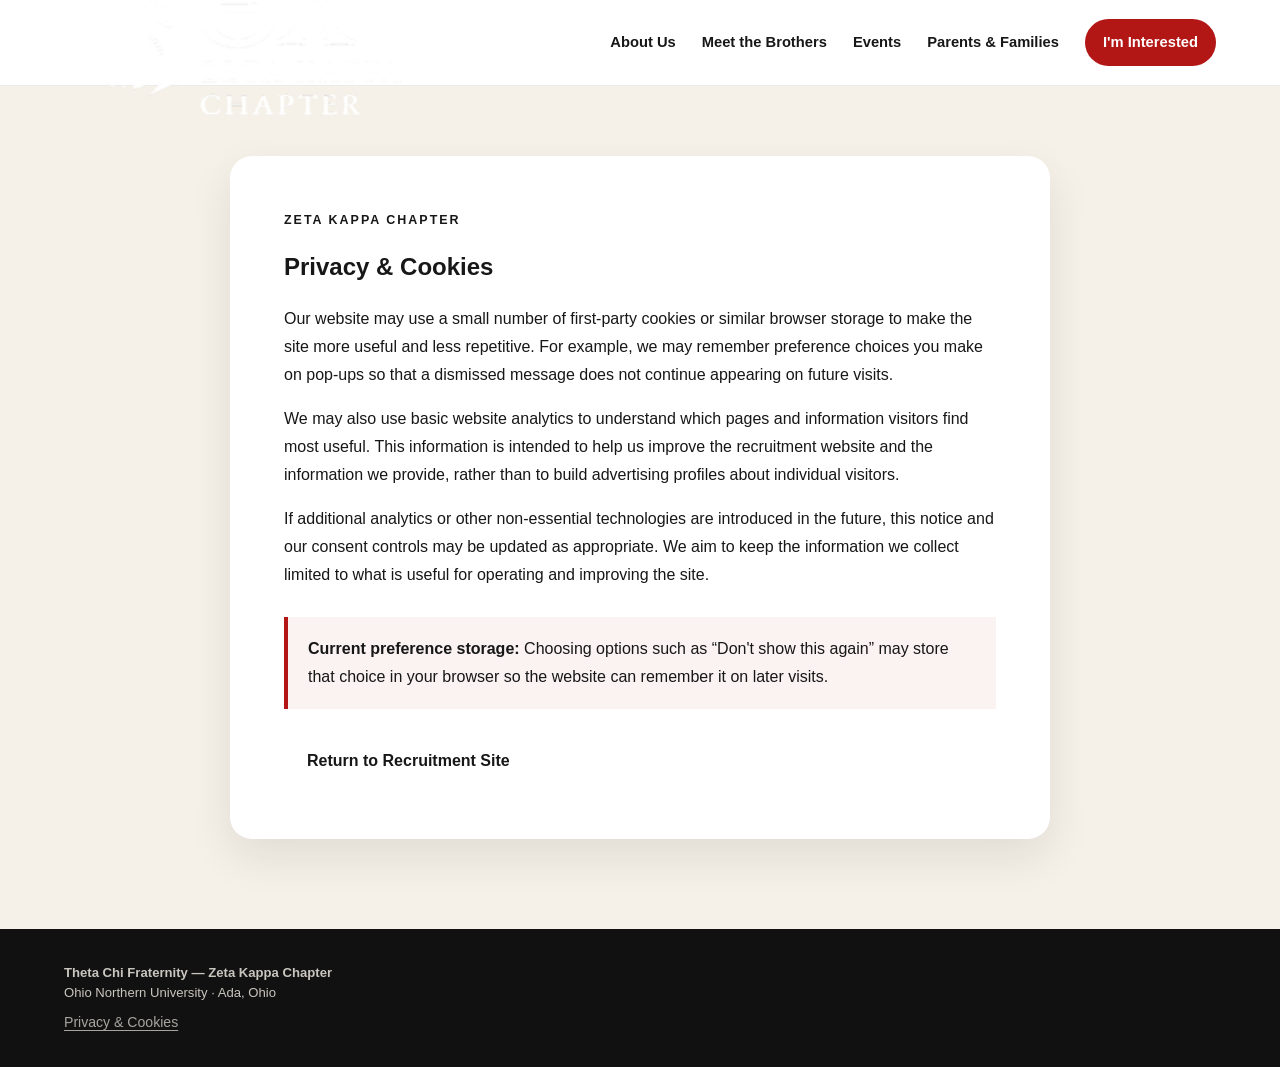
<file: privacy.html>
<!doctype html>
<html lang="en">
<head>
  <meta charset="utf-8">
  <meta name="viewport" content="width=device-width, initial-scale=1">
  <title>Privacy & Cookies | Theta Chi Zeta Kappa</title>
  <link rel="icon" type="image/png" href="assets/img/ZKIcon.png">
  <link rel="stylesheet" href="css/recruitment.css">
</head>
<body>
  <header class="site-header">
    <a class="brand" href="index.html" aria-label="Theta Chi Zeta Kappa Home">
      <img src="assets/img/mainlogo.png" alt="Theta Chi Zeta Kappa at Ohio Northern University">
    </a>
    <button class="menu-toggle" type="button" aria-label="Open navigation" aria-controls="site-nav" aria-expanded="false">
      <span></span><span></span><span></span>
    </button>
    <nav class="site-nav" id="site-nav" aria-label="Primary navigation">
      <a href="about.html">About Us</a>
      <a href="brothers.html">Meet the Brothers</a>
      <a href="events.html">Events</a>
      <a href="parents.html">Parents &amp; Families</a>
      <a class="nav-cta" href="interest.html">I'm Interested</a>
    </nav>
  </header>

  <main class="privacy-page">
    <section class="privacy-card">
      <p class="eyebrow">Zeta Kappa Chapter</p>
      <h1>Privacy &amp; Cookies</h1>
      <p>Our website may use a small number of first-party cookies or similar browser storage to make the site more useful and less repetitive. For example, we may remember preference choices you make on pop-ups so that a dismissed message does not continue appearing on future visits.</p>

      <p>We may also use basic website analytics to understand which pages and information visitors find most useful. This information is intended to help us improve the recruitment website and the information we provide, rather than to build advertising profiles about individual visitors.</p>

      <p>If additional analytics or other non-essential technologies are introduced in the future, this notice and our consent controls may be updated as appropriate. We aim to keep the information we collect limited to what is useful for operating and improving the site.</p>

      <p class="privacy-note"><strong>Current preference storage:</strong> Choosing options such as “Don't show this again” may store that choice in your browser so the website can remember it on later visits.</p>

      <a class="button" href="index.html">Return to Recruitment Site</a>
    </section>
  </main>

  <footer>
    <div>
      <strong>Theta Chi Fraternity — Zeta Kappa Chapter</strong>
      <div>Ohio Northern University · Ada, Ohio</div>
      <div class="footer-legal"><a href="privacy.html">Privacy &amp; Cookies</a></div>
    </div>
  </footer>

  <script src="js/recruitment.js"></script>
</body>
</html>
</file>
<file: css/recruitment.css>
@font-face {
  font-family: "RecruitmentDisplay";
  src: local("Georgia");
}

:root {
  --red: #b21615;
  --red-dark: #7f1110;
  --gold: #c9935b;
  --cream: #f4efe8;
  --ink: #171717;
  --muted: #66615b;
  --white: #ffffff;
  --shadow: 0 18px 50px rgba(0,0,0,.14);
  --radius: 22px;
}

* { box-sizing: border-box; }
html { scroll-behavior: smooth; }
body {
  margin: 0;
  font-family: Arial, Helvetica, sans-serif;
  color: var(--ink);
  background: #fff;
  line-height: 1.55;
}
img { max-width: 100%; display: block; }
a { color: inherit; text-decoration: none; }

.site-header {
  position: sticky;
  top: 0;
  z-index: 50;
  height: 86px;
  display: flex;
  align-items: center;
  gap: 32px;
  padding: 0 clamp(20px, 5vw, 76px);
  background: rgba(255,255,255,.96);
  backdrop-filter: blur(12px);
  border-bottom: 1px solid rgba(0,0,0,.08);
}
.brand { margin-right: auto; }
.brand img { width: 350px; height: auto; }

.site-nav {
  display: flex;
  align-items: center;
  gap: 26px;
  font-size: .92rem;
  font-weight: 700;
}
.site-nav > a:not(.nav-cta) {
  position: relative;
  padding: 12px 0;
}
.site-nav > a:not(.nav-cta)::after {
  content: "";
  position: absolute;
  left: 0; right: 100%; bottom: 7px;
  height: 2px;
  background: var(--red);
  transition: right .2s ease;
}
.site-nav > a:hover::after { right: 0; }
.nav-cta {
  background: var(--red);
  color: #fff;
  padding: 12px 18px;
  border-radius: 999px;
}
.menu-toggle {
  display: none;
  width: 46px;
  height: 46px;
  border: 0;
  background: transparent;
  padding: 10px;
  border-radius: 12px;
  cursor: pointer;
  position: relative;
  z-index: 70;
}
.menu-toggle span {
  display: block;
  width: 24px;
  height: 3px;
  background: var(--red);
  margin: 4px auto;
  border-radius: 4px;
  transform-origin: center;
  transition: transform .2s ease, opacity .2s ease;
}
.menu-toggle.open span:nth-child(1) {
  transform: translateY(7px) rotate(45deg);
}
.menu-toggle.open span:nth-child(2) {
  opacity: 0;
}
.menu-toggle.open span:nth-child(3) {
  transform: translateY(-7px) rotate(-45deg);
}

.hero {
  position: relative;
  min-height: calc(100vh - 86px);
  display: flex;
  align-items: center;
  color: white;
  background:
    url("../assets/img/2026_Greek_Sing.webp") center 44% / cover no-repeat;
  overflow: hidden;
}
.hero-shade {
  position: absolute; inset: 0;
  background: linear-gradient(90deg, rgba(13,13,13,.78) 0%, rgba(13,13,13,.52) 48%, rgba(13,13,13,.16) 100%);
}
.hero-content {
  position: relative;
  z-index: 2;
  width: min(760px, 86vw);
  margin-left: clamp(24px, 8vw, 125px);
  padding: 85px 0 120px;
}
.eyebrow {
  margin: 0 0 16px;
  text-transform: uppercase;
  letter-spacing: .16em;
  font-size: .78rem;
  font-weight: 800;
}
.eyebrow.red { color: var(--red); }
.eyebrow.gold { color: var(--gold); }
.hero h1,
.section h2,
.parent-popout h2 {
  font-family: Georgia, "Times New Roman", serif;
}
.hero h1 {
  max-width: 780px;
  margin: 0;
  font-size: clamp(3rem, 7vw, 6.6rem);
  line-height: .92;
  letter-spacing: -.045em;
  font-weight: 700;
}
.hero-copy {
  max-width: 650px;
  margin: 28px 0 34px;
  font-size: clamp(1rem, 2vw, 1.22rem);
  color: rgba(255,255,255,.9);
}
.hero-actions, .interest-actions, .parent-actions {
  display: flex; flex-wrap: wrap; gap: 12px; align-items: center;
}
.button {
  display: inline-flex;
  justify-content: center;
  align-items: center;
  min-height: 48px;
  padding: 0 22px;
  border-radius: 999px;
  font-weight: 800;
  border: 1px solid transparent;
  transition: transform .18s ease, box-shadow .18s ease, background .18s ease;
}
.button:hover { transform: translateY(-2px); }
.button-primary { background: var(--red); color: #fff; box-shadow: 0 10px 24px rgba(178,22,21,.3); }
.button-primary:hover { background: var(--red-dark); }
.button-secondary { border-color: rgba(255,255,255,.7); color: #fff; background: rgba(255,255,255,.08); }
.button-secondary:hover { background: rgba(255,255,255,.16); }
.button-dark { background: var(--ink); color: white; }
.button-light { background: white; color: var(--red); }

.about-home-action {
  width: 100%;
  display: flex;
  justify-content: center;
  align-items: center;
  margin-top: 56px;
  margin-bottom: 18px;
}

.about-home-action .button {
  min-width: 280px;
}
.hero-location {
  position: absolute;
  z-index: 2;
  right: clamp(20px, 5vw, 76px);
  bottom: 28px;
  font-size: .76rem;
  letter-spacing: .12em;
  text-transform: uppercase;
  opacity: .8;
}

.section { padding: 90px clamp(20px, 7vw, 110px); }
.section-heading {
  max-width: 780px;
  margin: 0 auto 52px;
  text-align: center;
}
.section-heading.compact { margin-bottom: 38px; }
.section-heading h2, .split h2, .parents-inner h2, .interest-card h2 {
  margin: 0 0 18px;
  font-size: clamp(2.2rem, 4.8vw, 4.2rem);
  line-height: 1;
  letter-spacing: -.035em;
}
.section-heading p:last-child, .split-copy > p:last-of-type, .parents-inner p, .interest-card > p {
  color: var(--muted);
  font-size: 1.04rem;
}

.feature-grid {
  display: grid;
  grid-template-columns: repeat(4, 1fr);
  gap: 20px;
}
.feature-card {
  overflow: hidden;
  border-radius: var(--radius);
  background: var(--cream);
  min-height: 520px;
  display: flex;
  flex-direction: column;
}
.feature-card img {
  width: 100%;
  aspect-ratio: 4 / 3;
  object-fit: cover;
}
.feature-card > div { padding: 24px; }
.feature-card span {
  display: inline-block;
  color: var(--red);
  font-size: .76rem;
  font-weight: 800;
  letter-spacing: .14em;
}
.feature-card h3 { margin: 5px 0 8px; font-family: Georgia, serif; font-size: 1.6rem; }
.feature-card p { margin: 0; color: var(--muted); font-size: .94rem; }

.dark-section { background: #171717; color: white; }
.split {
  width: min(1200px, 100%);
  margin: auto;
  display: grid;
  grid-template-columns: 1.15fr .85fr;
  gap: clamp(40px, 8vw, 110px);
  align-items: center;
}
.dark-section .split-copy > p:last-of-type { color: #d0cbc5; }
.text-link { display: inline-block; margin-top: 16px; color: var(--gold); font-weight: 800; }
.quote-panel {
  min-height: 420px;
  background: var(--red);
  border-radius: var(--radius);
  padding: 45px;
  display: flex;
  flex-direction: column;
  justify-content: flex-end;
  box-shadow: var(--shadow);
}
.greek-mark { font-family: Georgia, serif; font-size: 6rem; opacity: .16; line-height: 1; }
.quote-panel p { font-family: Georgia, serif; font-size: clamp(1.7rem, 3vw, 2.6rem); line-height: 1.1; margin: auto 0 20px; }
.quote-panel span { color: rgba(255,255,255,.72); font-size: .86rem; }

.events { background: #faf9f7; }
.event-shell {
  width: min(1000px, 100%);
  margin: auto;
  display: grid;
  grid-template-columns: 120px 1fr auto;
  gap: 30px;
  align-items: center;
  padding: 30px;
  border-radius: var(--radius);
  background: white;
  border: 1px solid #e8e3dc;
  box-shadow: 0 10px 35px rgba(0,0,0,.06);
}
.event-date {
  height: 96px;
  border-radius: 18px;
  display: flex; flex-direction: column; justify-content: center; align-items: center;
  background: var(--red); color: white;
}
.event-date strong { font-size: 1.25rem; }
.event-date span { opacity: .8; }
.event-copy h3 { margin: 0 0 6px; font-family: Georgia, serif; font-size: 1.5rem; }
.event-copy p { margin: 0; color: var(--muted); }

.parents-preview { background: var(--red); color: white; }
.parents-inner {
  width: min(1120px, 100%);
  margin: auto;
  display: grid;
  grid-template-columns: 1fr auto;
  gap: 50px;
  align-items: center;
}
.parents-inner p { max-width: 770px; color: rgba(255,255,255,.84); }

.interest { background: var(--cream); }
.interest-card {
  width: min(900px, 100%);
  margin: auto;
  text-align: center;
  padding: clamp(35px, 6vw, 70px);
  background: white;
  border-radius: var(--radius);
  box-shadow: var(--shadow);
}
.interest-card > p { max-width: 650px; margin-left: auto; margin-right: auto; }
.interest-actions { justify-content: center; margin-top: 28px; }
.social-link { display: inline-flex; align-items: center; gap: 8px; font-weight: 800; }
.social-link img { width: 26px; filter: brightness(0); }
.interest-card small { display: block; margin-top: 18px; color: #89837c; }

footer {
  display: grid;
  grid-template-columns: 1fr auto 1fr;
  align-items: center;
  gap: 20px;
  padding: 34px clamp(20px, 5vw, 76px);
  background: #111;
  color: #c9c5bf;
  font-size: .82rem;
}
footer > img { width: 150px; filter: brightness(0) invert(1); }
footer p { margin: 0; text-align: center; }
.footer-socials { justify-self: end; display: flex; gap: 12px; }
.footer-socials img { width: 26px; filter: brightness(0) invert(1); }

.parent-popout {
  position: fixed;
  z-index: 100;
  right: 28px;
  bottom: 28px;
  width: min(440px, calc(100vw - 32px));
  overflow: hidden;
  background: white;
  border-radius: 20px;
  box-shadow: 0 24px 75px rgba(0,0,0,.24);
  transform: translateY(24px);
  opacity: 0;
  pointer-events: none;
  transition: opacity .28s ease, transform .28s ease;
}
.parent-popout.visible {
  opacity: 1;
  transform: translateY(0);
  pointer-events: auto;
}
.parent-accent { height: 7px; background: linear-gradient(90deg, var(--red) 0 72%, var(--gold) 72%); }
.parent-content { padding: 30px; }
.parent-label {
  color: var(--red);
  text-transform: uppercase;
  letter-spacing: .12em;
  font-size: .74rem;
  font-weight: 900;
  margin: 0 0 8px;
}
.parent-popout h2 { margin: 0 35px 12px 0; font-size: 2rem; line-height: 1.05; }
.parent-popout p:not(.parent-label) { color: var(--muted); margin-bottom: 22px; }
.parent-close {
  position: absolute;
  z-index: 2;
  top: 17px; right: 16px;
  border: 0; background: none;
  font-size: 2rem; line-height: 1;
  color: #6b655f; cursor: pointer;
}
.not-now {
  border: 0; background: none;
  padding: 10px 4px;
  font-weight: 700;
  color: #666;
  cursor: pointer;
}

@media (max-width: 1000px) {
  .feature-grid { grid-template-columns: repeat(2, 1fr); }
  .split { grid-template-columns: 1fr; }
  .quote-panel { min-height: 330px; }
  .parents-inner { grid-template-columns: 1fr; gap: 20px; }
}
@media (max-width: 800px) {
  .site-header {
    height: 72px;
    padding: 0 18px;
    gap: 14px;
  }

  .brand img {
    width: min(235px, 64vw);
  }

  .menu-toggle {
    display: block;
    margin-left: auto;
  }

  .menu-toggle:hover,
  .menu-toggle:focus-visible {
    background: rgba(178, 22, 21, .08);
    outline: none;
  }

  .site-nav {
    display: flex;
    visibility: hidden;
    opacity: 0;
    pointer-events: none;
    position: fixed;
    top: 72px;
    left: 0;
    right: 0;
    z-index: 60;
    flex-direction: column;
    align-items: stretch;
    gap: 0;
    padding: 12px 20px 24px;
    background: rgba(255,255,255,.985);
    border-bottom: 1px solid rgba(0,0,0,.1);
    box-shadow: 0 20px 35px rgba(0,0,0,.14);
    transform: translateY(-12px);
    transition: opacity .18s ease, transform .18s ease, visibility .18s ease;
  }

  .site-nav.open {
    visibility: visible;
    opacity: 1;
    pointer-events: auto;
    transform: translateY(0);
  }

  .site-nav > a:not(.nav-cta) {
    padding: 15px 4px;
    border-bottom: 1px solid rgba(0,0,0,.08);
    font-size: 1rem;
  }

  .site-nav > a:not(.nav-cta)::after {
    display: none;
  }

  .site-nav .nav-cta {
    display: flex;
    min-height: 50px;
    align-items: center;
    justify-content: center;
    margin-top: 16px;
    border-radius: 14px;
    font-size: 1rem;
  }

  body.mobile-nav-open {
    overflow: hidden;
  }

  body.mobile-nav-open::after {
    content: "";
    position: fixed;
    inset: 72px 0 0;
    z-index: 55;
    background: rgba(0,0,0,.34);
    backdrop-filter: blur(2px);
  }

  .hero {
    min-height: calc(100svh - 72px);
    background-position: 60% center;
  }

  .hero-shade {
    background: linear-gradient(90deg, rgba(13,13,13,.78), rgba(13,13,13,.42));
  }

  .hero-content {
    margin-left: 24px;
    padding: 65px 0 100px;
  }

  .hero-location {
    left: 24px;
    right: auto;
  }

  .event-shell {
    grid-template-columns: 90px 1fr;
  }

  .event-shell .button {
    grid-column: 1 / -1;
  }

  footer {
    grid-template-columns: 1fr;
    justify-items: center;
  }

  .footer-socials {
    justify-self: center;
  }
}
@media (max-width: 560px) {
  .section { padding: 68px 18px; }
  .feature-grid { grid-template-columns: 1fr; }
  .feature-card { min-height: 0; }
  .hero h1 { font-size: clamp(3rem, 15vw, 5rem); }
  .hero-actions .button { width: 100%; }
  .event-shell { grid-template-columns: 1fr; text-align: center; }
  .event-date { width: 100%; height: 76px; }
  .parent-popout { right: 16px; bottom: 16px; }
  .parent-actions .button { width: 100%; }
  .not-now { width: 100%; }
}


/* ===== Shared subpage system ===== */
.subpage-hero {
  min-height: 46vh;
  display: flex;
  align-items: flex-end;
  position: relative;
  overflow: hidden;
  padding: 80px clamp(20px, 7vw, 110px);
  color: #fff;
  background: #171717;
}
.subpage-hero::after {
  content: "";
  position: absolute;
  inset: 0;
  background: linear-gradient(90deg, rgba(0,0,0,.76), rgba(0,0,0,.18));
}
.subpage-hero > div {
  position: relative;
  z-index: 2;
  width: min(820px, 100%);
}
.subpage-hero h1 {
  margin: 0 0 16px;
  font-family: Georgia, "Times New Roman", serif;
  font-size: clamp(3rem, 7vw, 6rem);
  line-height: .95;
  letter-spacing: -.045em;
}
.subpage-hero p:last-child {
  max-width: 700px;
  margin: 0;
  font-size: 1.1rem;
  color: rgba(255,255,255,.86);
}

.placeholder-page {
  min-height: 52vh;
  display: grid;
  place-items: center;
  padding: 90px 20px;
  background: var(--cream);
}
.placeholder-card {
  width: min(760px, 100%);
  background: #fff;
  border-radius: var(--radius);
  padding: clamp(34px, 6vw, 68px);
  box-shadow: var(--shadow);
  text-align: center;
}
.placeholder-card h2 {
  margin: 0 0 14px;
  font-family: Georgia, serif;
  font-size: clamp(2.2rem, 5vw, 4rem);
}
.placeholder-card p { color: var(--muted); }

/* ===== About Us: scrapbook story ===== */
.about-hero {
  background:
    linear-gradient(90deg, rgba(0,0,0,.2), rgba(0,0,0,.05)),
    url("../assets/img/Theta Chi Fall 2025 Header.jpg") center 42% / cover no-repeat;
}
.scrapbook {
  position: relative;
  overflow: hidden;
  background:
    radial-gradient(circle at 20% 10%, rgba(201,147,91,.10), transparent 23%),
    radial-gradient(circle at 83% 42%, rgba(178,22,21,.06), transparent 26%),
    #f5f0e8;
}
.scrapbook::before {
  content: "";
  position: absolute;
  inset: 0;
  pointer-events: none;
  opacity: .25;
  background-image:
    linear-gradient(rgba(120,95,70,.07) 1px, transparent 1px),
    linear-gradient(90deg, rgba(120,95,70,.05) 1px, transparent 1px);
  background-size: 42px 42px;
}
.story-intro {
  position: relative;
  z-index: 1;
  max-width: 820px;
  margin: 0 auto;
  padding: 82px 20px 34px;
  text-align: center;
}
.story-intro h2 {
  margin: 0 0 18px;
  font-family: Georgia, serif;
  font-size: clamp(2.4rem, 5vw, 4.6rem);
  line-height: 1;
  letter-spacing: -.035em;
}
.story-intro p { color: var(--muted); font-size: 1.05rem; }

.story-row {
  position: relative;
  z-index: 1;
  width: min(1180px, calc(100% - 40px));
  margin: 0 auto;
  padding: 74px 0;
  display: grid;
  grid-template-columns: minmax(0, .95fr) minmax(0, 1.05fr);
  gap: clamp(44px, 8vw, 110px);
  align-items: center;
}
.story-row.reverse .story-photo { order: 2; }
.story-row.reverse .story-copy { order: 1; }

.story-copy .story-number {
  display: inline-block;
  margin-bottom: 10px;
  color: var(--red);
  font-size: .76rem;
  font-weight: 900;
  letter-spacing: .17em;
}
.story-copy h2 {
  margin: 0 0 18px;
  font-family: Georgia, serif;
  font-size: clamp(2.5rem, 5vw, 4.7rem);
  line-height: .98;
  letter-spacing: -.04em;
}
.story-copy p {
  margin: 0 0 18px;
  color: #514c47;
  font-size: 1.04rem;
}
.story-copy .story-note {
  display: inline-block;
  margin-top: 4px;
  padding: 8px 12px;
  background: rgba(201,147,91,.14);
  border-left: 3px solid var(--gold);
  color: #65584b;
  font-size: .88rem;
}

.story-photo {
  position: relative;
  width: min(100%, 510px);
  justify-self: center;
  padding: 12px 12px 54px;
  background: white;
  box-shadow: 0 24px 55px rgba(55,39,28,.23);
  transform: rotate(-2deg);
}
.story-row.reverse .story-photo { transform: rotate(2.2deg); }
.story-row:nth-of-type(odd) .story-photo { transform: rotate(-1.3deg); }
.story-photo img {
  width: 100%;
  aspect-ratio: 4 / 3;
  object-fit: cover;
}
.story-photo::after {
  content: "";
  position: absolute;
  left: 12px;
  right: 12px;
  top: 12px;
  height: 44%;
  pointer-events: none;
  background: linear-gradient(120deg, rgba(255,255,255,.28), rgba(255,255,255,0) 42%);
  mix-blend-mode: screen;
}
.story-caption {
  position: absolute;
  left: 20px;
  right: 20px;
  bottom: 16px;
  font-family: "Segoe Print", "Bradley Hand", cursive;
  color: #4d4742;
  font-size: .92rem;
  text-align: center;
}
.story-divider {
  position: relative;
  z-index: 1;
  width: min(960px, calc(100% - 60px));
  height: 1px;
  margin: 0 auto;
  background: linear-gradient(90deg, transparent, rgba(75,60,48,.22), transparent);
}
.about-finish {
  position: relative;
  z-index: 1;
  padding: 80px 20px 100px;
  text-align: center;
}
.about-finish > div {
  width: min(820px, 100%);
  margin: auto;
  padding: clamp(36px, 6vw, 64px);
  background: #171717;
  color: white;
  border-radius: var(--radius);
  box-shadow: var(--shadow);
}
.about-finish h2 {
  margin: 0 0 14px;
  font-family: Georgia, serif;
  font-size: clamp(2.2rem, 5vw, 4rem);
}
.about-finish p { color: #cec8c1; }

@media (max-width: 800px) {
  .story-row,
  .story-row.reverse {
    grid-template-columns: 1fr;
    gap: 34px;
    padding: 55px 0;
  }
  .story-row.reverse .story-photo,
  .story-row.reverse .story-copy { order: initial; }
  .story-photo,
  .story-row.reverse .story-photo,
  .story-row:nth-of-type(odd) .story-photo { transform: rotate(-1deg); }
}
\n\n

/* ===== v4: restrained translucent Experience treatment ===== */
.experience-soft-dark {
  background:
    linear-gradient(rgba(0,0,0,.72), rgba(0,0,0,.72)),
    #3f3a36;
  backdrop-filter: blur(3px);
  -webkit-backdrop-filter: blur(3px);
}

/* ===== About-page closing collage =====
   Larger, looser one-line scrapbook layout: photos look like they were tossed
   across a table and partially organized around the translucent CTA panel. */
.about-finish {
  position: relative;
  z-index: 1;
  min-height: 760px;
  padding: 120px 20px 135px;
  display: grid;
  place-items: center;
  overflow: hidden;
}

.about-finish-collage {
  position: absolute;
  left: 50%;
  top: 50%;
  width: min(1320px, calc(100% - 10px));
  height: 600px;
  transform: translate(-50%, -50%);
  pointer-events: none;
}

/* Larger photos, with a mix of landscape and portrait proportions */
.finish-polaroid {
  position: absolute;
  margin: 0;
  padding: 10px 10px 42px;
  background: #fff;
  box-shadow: 0 24px 50px rgba(57, 43, 31, .34);
  transform-origin: center center;
}

.finish-polaroid img {
  display: block;
  width: 100%;
  height: 100%;
  object-fit: cover;
}

.finish-polaroid::after {
  content: "";
  position: absolute;
  left: 10px;
  right: 10px;
  top: 10px;
  height: 42%;
  pointer-events: none;
  background: linear-gradient(
    125deg,
    rgba(255,255,255,.34),
    rgba(255,255,255,.08) 35%,
    transparent 60%
  );
}

/* A single loose row, intentionally irregular.
   Two are portrait-ish, three are broader landscape cards. */
.finish-polaroid.fp1 {
  width: clamp(230px, 24vw, 355px);
  height: clamp(315px, 31vw, 450px);
  left: -1%;
  top: 13%;
  transform: rotate(-12deg);
  z-index: 1;
}

.finish-polaroid.fp2 {
  width: clamp(290px, 28vw, 405px);
  height: clamp(235px, 22vw, 315px);
  left: 17%;
  top: 6%;
  transform: rotate(6deg);
  z-index: 2;
}

.finish-polaroid.fp3 {
  width: clamp(240px, 23vw, 340px);
  height: clamp(330px, 32vw, 455px);
  left: 40%;
  top: 2%;
  transform: rotate(-5deg);
  z-index: 1;
}

.finish-polaroid.fp4 {
  width: clamp(300px, 29vw, 420px);
  height: clamp(240px, 23vw, 325px);
  right: 14%;
  top: 8%;
  transform: rotate(9deg);
  z-index: 2;
}

.finish-polaroid.fp5 {
  width: clamp(240px, 23vw, 350px);
  height: clamp(325px, 31vw, 445px);
  right: -1%;
  top: 14%;
  transform: rotate(-10deg);
  z-index: 1;
}

/* The glass panel sits over only the middle slices of the photos.
   Large portions stay visible above/below/around it. */
.about-finish-panel {
  position: relative;
  z-index: 5;
  width: min(760px, calc(100% - 34px));
  margin: auto;
  padding: clamp(38px, 6vw, 66px);
  text-align: center;
  color: #fff;
  background: rgba(0, 0, 0, .64);
  border: 1px solid rgba(255,255,255,.15);
  border-radius: var(--radius);
  box-shadow: 0 24px 70px rgba(0,0,0,.29);
  backdrop-filter: blur(5px);
  -webkit-backdrop-filter: blur(5px);
}

.about-finish-panel h2 {
  margin: 0 0 14px;
  font-family: Georgia, serif;
  font-size: clamp(2.2rem, 5vw, 4rem);
}

.about-finish-panel p {
  color: rgba(255,255,255,.84);
}

/* Cancel older generic direct-child styling. */
.about-finish > div {
  width: initial;
  margin: initial;
  padding: initial;
  background: transparent;
  color: inherit;
  border-radius: initial;
  box-shadow: none;
}

.about-finish > .about-finish-panel {
  width: min(760px, calc(100% - 34px));
  margin: auto;
  padding: clamp(38px, 6vw, 66px);
  background: rgba(0, 0, 0, .64);
  color: #fff;
  border-radius: var(--radius);
  box-shadow: 0 24px 70px rgba(0,0,0,.29);
}

@media (max-width: 1000px) {
  .about-finish {
    min-height: 720px;
  }

  .about-finish-collage {
    width: 1120px;
    max-width: none;
    height: 570px;
  }
}

@media (max-width: 800px) {
  .about-finish {
    min-height: 760px;
    padding: 110px 12px 120px;
  }

  .about-finish-collage {
    width: 900px;
    max-width: none;
    height: 590px;
  }

  .finish-polaroid.fp1 {
    width: 205px;
    height: 285px;
    left: 4%;
    top: 14%;
  }

  .finish-polaroid.fp2 {
    width: 255px;
    height: 205px;
    left: 20%;
    top: 8%;
  }

  .finish-polaroid.fp3 {
    width: 210px;
    height: 300px;
    left: 42%;
    top: 3%;
  }

  .finish-polaroid.fp4 {
    width: 260px;
    height: 210px;
    right: 17%;
    top: 11%;
  }

  .finish-polaroid.fp5 {
    width: 210px;
    height: 295px;
    right: 4%;
    top: 15%;
  }

  .about-finish > .about-finish-panel {
    width: min(92%, 650px);
    padding: 34px 24px;
    background: rgba(0,0,0,.67);
  }
}



/* ===== v6: extra-wide scrapbook spread =====
   Nine placeholder prints intentionally run beyond the central glass panel.
   Some source images are duplicated until final recruitment photography is added. */
.about-finish {
  min-height: 790px;
  padding-top: 125px;
  padding-bottom: 145px;
}

.about-finish-collage {
  width: min(1720px, 118vw);
  max-width: none;
  height: 625px;
  overflow: visible;
}

/* Override v5 positions: broad, imperfect tabletop line */
.finish-polaroid.fp1 {
  width: 300px; height: 405px;
  left: 0%; top: 14%;
  transform: rotate(-13deg);
  z-index: 1;
}
.finish-polaroid.fp2 {
  width: 345px; height: 265px;
  left: 10%; top: 4%;
  transform: rotate(7deg);
  z-index: 2;
}
.finish-polaroid.fp3 {
  width: 270px; height: 390px;
  left: 23%; top: 17%;
  transform: rotate(-5deg);
  z-index: 1;
}
.finish-polaroid.fp4 {
  width: 355px; height: 275px;
  left: 34%; top: 2%;
  transform: rotate(10deg);
  z-index: 2;
}
.finish-polaroid.fp5 {
  width: 285px; height: 410px;
  left: 45%; top: 12%;
  transform: rotate(-7deg);
  z-index: 1;
}
.finish-polaroid.fp6 {
  width: 350px; height: 270px;
  left: 56%; top: 3%;
  transform: rotate(5deg);
  z-index: 2;
}
.finish-polaroid.fp7 {
  width: 275px; height: 395px;
  left: 68%; top: 15%;
  transform: rotate(-10deg);
  z-index: 1;
}
.finish-polaroid.fp8 {
  width: 350px; height: 268px;
  left: 78%; top: 5%;
  transform: rotate(8deg);
  z-index: 2;
}
.finish-polaroid.fp9 {
  width: 285px; height: 405px;
  right: -1%; top: 13%;
  transform: rotate(-12deg);
  z-index: 1;
}

/* Keep the CTA narrower than the photograph field so the pictures visibly
   continue well past both sides of it. */
.about-finish > .about-finish-panel {
  width: min(700px, calc(100% - 42px));
  background: rgba(0,0,0,.63);
}

@media (max-width: 1100px) {
  .about-finish-collage {
    width: 1450px;
  }
}

@media (max-width: 800px) {
  .about-finish {
    min-height: 780px;
    overflow: hidden;
  }

  .about-finish-collage {
    width: 1180px;
    height: 600px;
  }

  .finish-polaroid.fp1 { width: 210px; height: 290px; left: 1%; top: 15%; }
  .finish-polaroid.fp2 { width: 245px; height: 190px; left: 12%; top: 6%; }
  .finish-polaroid.fp3 { width: 195px; height: 285px; left: 24%; top: 17%; }
  .finish-polaroid.fp4 { width: 250px; height: 195px; left: 35%; top: 4%; }
  .finish-polaroid.fp5 { width: 205px; height: 300px; left: 46%; top: 13%; }
  .finish-polaroid.fp6 { width: 250px; height: 195px; left: 57%; top: 4%; }
  .finish-polaroid.fp7 { width: 200px; height: 290px; left: 69%; top: 16%; }
  .finish-polaroid.fp8 { width: 245px; height: 190px; left: 79%; top: 6%; }
  .finish-polaroid.fp9 { width: 205px; height: 295px; right: 0%; top: 14%; }

  .about-finish > .about-finish-panel {
    width: min(88%, 620px);
  }
}


/* ===== v7: edge-intersection scrapbook geometry =====
   Intent: the black glass panel is NOT the container for the photos.
   Six prints only intrude under its perimeter by roughly half their width/height,
   while three more prints live outside the panel and are partially blocked by
   neighboring photographs. */
.about-finish {
  min-height: 850px;
  padding: 130px 20px 150px;
}

.about-finish-collage {
  width: min(1500px, 100vw);
  height: 700px;
  overflow: visible;
}

/* Make the panel a little more compact so its edges are clearly visible. */
.about-finish > .about-finish-panel {
  width: min(680px, calc(100% - 44px));
  min-height: 310px;
  padding: clamp(36px, 5vw, 58px);
  background: rgba(0,0,0,.64);
}

/* LEFT SIDE:
   fp2 and fp3 cross the left edge of the black panel.
   fp1 sits farther out and is partly covered by fp2. */
.finish-polaroid.fp1 {
  width: 275px; height: 380px;
  left: 1%; top: 22%;
  transform: rotate(-13deg);
  z-index: 1;
}
.finish-polaroid.fp2 {
  width: 330px; height: 255px;
  left: 15%; top: 8%;
  transform: rotate(8deg);
  z-index: 2;
}
.finish-polaroid.fp3 {
  width: 255px; height: 365px;
  left: calc(50% - 455px);
  top: 29%;
  transform: rotate(-6deg);
  z-index: 2;
}

/* TOP / BOTTOM:
   These cross only the upper or lower edge of the glass panel rather than
   disappearing behind its center. */
.finish-polaroid.fp4 {
  width: 340px; height: 255px;
  left: calc(50% - 255px);
  top: 1%;
  transform: rotate(7deg);
  z-index: 2;
}
.finish-polaroid.fp5 {
  width: 265px; height: 385px;
  left: calc(50% - 135px);
  bottom: -1%;
  top: auto;
  transform: rotate(-5deg);
  z-index: 2;
}
.finish-polaroid.fp6 {
  width: 335px; height: 250px;
  left: calc(50% + 55px);
  top: 3%;
  transform: rotate(10deg);
  z-index: 2;
}

/* RIGHT SIDE:
   fp7 and fp8 cross the right edge.
   fp9 is an outer loose print, partially covered by fp8. */
.finish-polaroid.fp7 {
  width: 255px; height: 370px;
  left: calc(50% + 205px);
  top: 30%;
  transform: rotate(6deg);
  z-index: 2;
}
.finish-polaroid.fp8 {
  width: 330px; height: 255px;
  right: 15%;
  left: auto;
  top: 9%;
  transform: rotate(-8deg);
  z-index: 2;
}
.finish-polaroid.fp9 {
  width: 275px; height: 380px;
  right: 1%;
  left: auto;
  top: 22%;
  transform: rotate(12deg);
  z-index: 1;
}

/* The panel remains above every print, but because the photos only cross its
   perimeter, roughly half of each intersecting print remains plainly visible. */
.about-finish-panel {
  z-index: 6;
}

@media (max-width: 1050px) {
  .about-finish-collage {
    width: 1100px;
    max-width: none;
  }
}

@media (max-width: 800px) {
  .about-finish {
    min-height: 820px;
    padding: 120px 10px 135px;
  }

  .about-finish-collage {
    width: 930px;
    height: 660px;
  }

  .about-finish > .about-finish-panel {
    width: min(82%, 560px);
    min-height: 300px;
  }

  .finish-polaroid.fp1 { width: 185px; height: 255px; left: 2%; top: 25%; }
  .finish-polaroid.fp2 { width: 220px; height: 170px; left: 15%; top: 10%; }
  .finish-polaroid.fp3 { width: 175px; height: 250px; left: calc(50% - 315px); top: 32%; }
  .finish-polaroid.fp4 { width: 225px; height: 170px; left: calc(50% - 180px); top: 4%; }
  .finish-polaroid.fp5 { width: 180px; height: 260px; left: calc(50% - 90px); bottom: 1%; }
  .finish-polaroid.fp6 { width: 225px; height: 170px; left: calc(50% + 35px); top: 5%; }
  .finish-polaroid.fp7 { width: 175px; height: 250px; left: calc(50% + 140px); top: 32%; }
  .finish-polaroid.fp8 { width: 220px; height: 170px; right: 15%; top: 10%; }
  .finish-polaroid.fp9 { width: 185px; height: 255px; right: 2%; top: 25%; }
}


/* ===== v8: push scrapbook spread farther left/right =====
   Same v7 edge-intersection idea, but roughly 50% more horizontal separation
   from the center panel. */
.about-finish-collage {
  width: min(1800px, 120vw);
  max-width: none;
}

/* Far-left outer print */
.finish-polaroid.fp1 {
  left: -6%;
}

/* Left-middle print */
.finish-polaroid.fp2 {
  left: 7%;
}

/* Left panel-edge print */
.finish-polaroid.fp3 {
  left: calc(50% - 565px);
}

/* Upper-left/center print */
.finish-polaroid.fp4 {
  left: calc(50% - 340px);
}

/* Keep one lower print near center as an anchor */
.finish-polaroid.fp5 {
  left: calc(50% - 132px);
}

/* Upper-right/center print */
.finish-polaroid.fp6 {
  left: calc(50% + 105px);
}

/* Right panel-edge print */
.finish-polaroid.fp7 {
  left: calc(50% + 310px);
}

/* Right-middle print */
.finish-polaroid.fp8 {
  right: 7%;
  left: auto;
}

/* Far-right outer print */
.finish-polaroid.fp9 {
  right: -6%;
  left: auto;
}

@media (max-width: 1100px) {
  .about-finish-collage {
    width: 1420px;
  }

  .finish-polaroid.fp1 { left: -4%; }
  .finish-polaroid.fp2 { left: 8%; }
  .finish-polaroid.fp3 { left: calc(50% - 445px); }
  .finish-polaroid.fp4 { left: calc(50% - 285px); }
  .finish-polaroid.fp6 { left: calc(50% + 75px); }
  .finish-polaroid.fp7 { left: calc(50% + 255px); }
  .finish-polaroid.fp8 { right: 8%; }
  .finish-polaroid.fp9 { right: -4%; }
}

@media (max-width: 800px) {
  .about-finish-collage {
    width: 1120px;
  }

  .finish-polaroid.fp1 { left: -3%; }
  .finish-polaroid.fp2 { left: 9%; }
  .finish-polaroid.fp3 { left: calc(50% - 355px); }
  .finish-polaroid.fp4 { left: calc(50% - 220px); }
  .finish-polaroid.fp6 { left: calc(50% + 55px); }
  .finish-polaroid.fp7 { left: calc(50% + 185px); }
  .finish-polaroid.fp8 { right: 9%; }
  .finish-polaroid.fp9 { right: -3%; }
}


/* ===== v9: another ~75% horizontal expansion from v8 =====
   Deliberately exaggerated so the collage clearly lives beside the glass panel,
   with only the inner prints intersecting its edges. */
.about-finish-collage {
  width: min(2250px, 145vw);
  max-width: none;
}

/* Far-left and left-side prints */
.finish-polaroid.fp1 {
  left: -13%;
}
.finish-polaroid.fp2 {
  left: 0%;
}
.finish-polaroid.fp3 {
  left: calc(50% - 720px);
}
.finish-polaroid.fp4 {
  left: calc(50% - 455px);
}

/* Center-bottom anchor stays near the panel */
.finish-polaroid.fp5 {
  left: calc(50% - 132px);
}

/* Right-side and far-right prints */
.finish-polaroid.fp6 {
  left: calc(50% + 220px);
}
.finish-polaroid.fp7 {
  left: calc(50% + 465px);
}
.finish-polaroid.fp8 {
  right: 0%;
  left: auto;
}
.finish-polaroid.fp9 {
  right: -13%;
  left: auto;
}

@media (max-width: 1200px) {
  .about-finish-collage {
    width: 1850px;
  }

  .finish-polaroid.fp1 { left: -10%; }
  .finish-polaroid.fp2 { left: 1%; }
  .finish-polaroid.fp3 { left: calc(50% - 585px); }
  .finish-polaroid.fp4 { left: calc(50% - 370px); }
  .finish-polaroid.fp6 { left: calc(50% + 165px); }
  .finish-polaroid.fp7 { left: calc(50% + 375px); }
  .finish-polaroid.fp8 { right: 1%; }
  .finish-polaroid.fp9 { right: -10%; }
}

@media (max-width: 800px) {
  .about-finish-collage {
    width: 1380px;
  }

  .finish-polaroid.fp1 { left: -8%; }
  .finish-polaroid.fp2 { left: 2%; }
  .finish-polaroid.fp3 { left: calc(50% - 440px); }
  .finish-polaroid.fp4 { left: calc(50% - 285px); }
  .finish-polaroid.fp6 { left: calc(50% + 110px); }
  .finish-polaroid.fp7 { left: calc(50% + 275px); }
  .finish-polaroid.fp8 { right: 2%; }
  .finish-polaroid.fp9 { right: -8%; }
}


/* ===== v10: open up the center =====
   Push several of the inner prints farther outward so the translucent panel
   has more breathing room while still clipping the edges of a few photos. */

/* upper-left center card: farther left */
.finish-polaroid.fp4 {
  left: calc(50% - 555px);
}

/* lower-center portrait: move left and down so it catches the lower-left edge
   instead of sitting directly behind the middle of the panel */
.finish-polaroid.fp5 {
  left: calc(50% - 330px);
  bottom: -3%;
  top: auto;
  transform: rotate(-8deg);
}

/* upper-right center card: farther right */
.finish-polaroid.fp6 {
  left: calc(50% + 330px);
}

/* right inner portrait: a little farther right as well */
.finish-polaroid.fp7 {
  left: calc(50% + 545px);
}

@media (max-width: 1200px) {
  .finish-polaroid.fp4 { left: calc(50% - 445px); }
  .finish-polaroid.fp5 { left: calc(50% - 275px); }
  .finish-polaroid.fp6 { left: calc(50% + 245px); }
  .finish-polaroid.fp7 { left: calc(50% + 430px); }
}

@media (max-width: 800px) {
  .finish-polaroid.fp4 { left: calc(50% - 340px); }
  .finish-polaroid.fp5 { left: calc(50% - 220px); }
  .finish-polaroid.fp6 { left: calc(50% + 170px); }
  .finish-polaroid.fp7 { left: calc(50% + 315px); }
}



/* v18 Privacy & Cookies */
.footer-legal {
  margin-top: 8px;
  font-size: .88rem;
}
.footer-legal a {
  color: inherit;
  text-decoration: underline;
  text-underline-offset: 3px;
  opacity: .82;
}
.footer-legal a:hover,
.footer-legal a:focus-visible {
  opacity: 1;
}

.privacy-page {
  min-height: calc(100vh - 180px);
  padding: 70px 22px 90px;
  background: #f6f1e8;
}
.privacy-card {
  width: min(820px, 100%);
  margin: 0 auto;
  padding: clamp(28px, 5vw, 54px);
  background: #fff;
  border-radius: 22px;
  box-shadow: 0 18px 45px rgba(0,0,0,.09);
}
.privacy-card h1 {
  margin-top: 0;
}
.privacy-card p {
  line-height: 1.75;
}
.privacy-note {
  margin: 28px 0;
  padding: 18px 20px;
  border-left: 4px solid var(--red);
  background: rgba(178,22,21,.055);
}

/* v19: explicit parent prompt preference */
.parent-preference {
  display: flex;
  align-items: center;
  gap: 9px;
  width: fit-content;
  margin: 18px 0 14px;
  color: var(--muted);
  font-size: .9rem;
  cursor: pointer;
}
.parent-preference input {
  width: 17px;
  height: 17px;
  margin: 0;
  accent-color: var(--red);
  cursor: pointer;
}

/* v20: mobile navigation stacking / parent-prompt interaction fix */
@media (max-width: 800px) {
  /* The nav lives inside .site-header, so the header itself must sit above
     the dim/blur layer while the mobile menu is open. */
  body.mobile-nav-open .site-header {
    z-index: 120;
  }

  /* Temporarily move the parent prompt out of the interaction layer while
     navigation is open. It is not dismissed and returns when the menu closes. */
  body.mobile-nav-open .parent-popout {
    opacity: 0;
    pointer-events: none;
    transform: translateY(24px);
  }
}

/* ===== Homepage live upcoming events ===== */
.home-events-list {
  width: min(1000px, 100%);
  margin: 0 auto;
  display: grid;
  gap: 18px;
}
.home-events-status {
  padding: 28px;
  text-align: center;
  color: var(--muted);
  background: #fff;
  border: 1px solid #e8e3dc;
  border-radius: var(--radius);
}
.home-event-shell {
  width: 100%;
  margin: 0;
}
.home-event-shell .event-date strong {
  letter-spacing: .06em;
}
.home-event-shell .event-date span {
  font-size: 1.4rem;
  font-weight: 800;
  opacity: 1;
}
.home-events-footer {
  display: flex;
  justify-content: center;
  margin-top: 28px;
}
.home-event-empty {
  grid-template-columns: 1fr auto;
}

@media (max-width: 800px) {
  .home-event-empty {
    grid-template-columns: 1fr;
  }
  .home-event-empty .button {
    grid-column: auto;
  }
}
</file>
<file: css/brothers.css>
.brothers-hero {
  padding: 8.5rem 1.5rem 4.5rem;
  text-align: center;
  background:
    radial-gradient(circle at 15% 20%, rgba(201,147,91,.16), transparent 28%),
    radial-gradient(circle at 85% 70%, rgba(178,22,21,.09), transparent 30%),
    #f7f0e7;
}
.brothers-hero h1 {
  margin: .25rem 0 .8rem;
  font-family: Georgia, serif;
  font-size: clamp(3rem, 7vw, 5.8rem);
  line-height: .95;
}
.brothers-hero > p:last-child {
  max-width: 680px;
  margin: 0 auto;
  font-size: 1.08rem;
  line-height: 1.7;
  color: #4d4843;
}
.brothers-section {
  max-width: 1280px;
  margin: 0 auto;
  padding: 4rem 1.4rem 6rem;
}
.brothers-status {
  margin-bottom: 1.6rem;
  text-align: center;
  color: #625b54;
}
.brothers-status.error {
  max-width: 760px;
  margin: 0 auto 2rem;
  padding: 1rem 1.2rem;
  background: #fff3f1;
  border: 1px solid rgba(178,22,21,.25);
  border-radius: 12px;
  color: #7b1717;
}
.brothers-grid {
  display: grid;
  grid-template-columns: repeat(auto-fit, minmax(225px, 1fr));
  gap: 2rem 1.5rem;
  align-items: start;
}
.brother-card {
  position: relative;
  background: #fff;
  padding: .7rem .7rem 1.35rem;
  box-shadow: 0 15px 34px rgba(57,43,31,.16);
  transform: rotate(var(--tilt, 0deg));
  transition: transform .2s ease, box-shadow .2s ease;
}
.brother-card:nth-child(4n+1) { --tilt: -1.1deg; }
.brother-card:nth-child(4n+2) { --tilt: .7deg; }
.brother-card:nth-child(4n+3) { --tilt: -.45deg; }
.brother-card:nth-child(4n) { --tilt: .9deg; }
.brother-card:hover {
  transform: rotate(0deg) translateY(-5px);
  box-shadow: 0 20px 42px rgba(57,43,31,.23);
}
.brother-photo {
  aspect-ratio: 4 / 5;
  overflow: hidden;
  background: #e7ddd2;
}
.brother-photo img {
  width: 100%;
  height: 100%;
  display: block;
  object-fit: cover;
}
.brother-photo.placeholder {
  display: grid;
  place-items: center;
  padding: 2rem;
  background: linear-gradient(145deg, #eee4d9, #d8c6b3);
}
.brother-photo.placeholder img {
  width: min(75%, 180px);
  height: auto;
  object-fit: contain;
  opacity: .65;
}
.brother-info {
  padding: 1.2rem .65rem 0;
  text-align: center;
}
.brother-info h2 {
  margin: 0 0 .55rem;
  font-family: Georgia, serif;
  font-size: 1.55rem;
}
.brother-info p {
  margin: .25rem 0;
  line-height: 1.4;
  color: #5c554f;
}
.brother-position {
  display: inline-block;
  margin-top: .65rem !important;
  padding: .35rem .7rem;
  border-radius: 999px;
  background: rgba(178,22,21,.09);
  color: #9d1515 !important;
  font-size: .83rem;
  font-weight: 700;
  letter-spacing: .02em;
}
@media (max-width: 620px) {
  .brothers-hero { padding-top: 7rem; }
  .brothers-grid { grid-template-columns: repeat(2, minmax(0, 1fr)); gap: 1rem; }
  .brother-card { padding: .45rem .45rem 1rem; }
  .brother-info { padding: .85rem .25rem 0; }
  .brother-info h2 { font-size: 1.15rem; }
  .brother-info p { font-size: .88rem; }
}
@media (max-width: 390px) {
  .brothers-grid { grid-template-columns: 1fr; }
}


/* v15 roster sizing -------------------------------------------------------
   Keep cards from growing excessively on wide displays.
   For rosters above nine members, desktop layout is fixed to rows of three.
*/
.brothers-grid {
  justify-content: center;
}

.brother-card {
  width: 100%;
  max-width: 340px;
  justify-self: center;
}

.brothers-grid.brothers-grid-large {
  grid-template-columns: repeat(3, minmax(0, 340px));
  justify-content: center;
}

@media (max-width: 1100px) {
  .brothers-grid.brothers-grid-large {
    grid-template-columns: repeat(2, minmax(0, 340px));
  }
}

@media (max-width: 700px) {
  .brothers-grid.brothers-grid-large {
    grid-template-columns: minmax(0, 340px);
  }
}
</file>
<file: css/events.css>
.events-hero { position: relative; min-height: 610px; display:flex; align-items:flex-end; color:#fff; background:url('../assets/img/2026_Welcome_Fest.webp') center/cover no-repeat; }
.events-hero-shade { position:absolute; inset:0; background:linear-gradient(90deg,rgba(0,0,0,.8) 0%,rgba(0,0,0,.52) 48%,rgba(0,0,0,.16) 100%); }
.events-hero-content { position:relative; z-index:1; width:min(1180px,calc(100% - 44px)); margin:0 auto; padding:110px 0 72px; }
.events-hero h1 { margin:4px 0 16px; font-size:clamp(4rem,9vw,7.5rem); line-height:.88; letter-spacing:-.055em; }
.events-hero-content>p:not(.eyebrow) { max-width:700px; font-size:1.08rem; line-height:1.7; color:rgba(255,255,255,.88); margin-bottom:28px; }
.events-section { padding:90px 24px; }
.events-container { width:min(1180px,100%); margin:auto; }
.events-heading { max-width:760px; margin-bottom:42px; }
.events-heading h2 { margin:5px 0 14px; font-size:clamp(2.5rem,5vw,4.6rem); line-height:.96; letter-spacing:-.04em; }
.events-heading>p:last-child { color:#666; font-size:1.04rem; line-height:1.7; }
.events-status { padding:28px; border:1px solid #ddd5cb; border-radius:18px; background:#faf8f5; color:#655f59; }
.events-status.error { border-color:#e0b1ad; background:#fff5f4; color:#7e2722; }
.upcoming-events-grid { display:grid; grid-template-columns:repeat(2,minmax(0,1fr)); gap:24px; }
.event-card { overflow:hidden; display:grid; grid-template-columns:180px 1fr; min-height:290px; background:#fff; border:1px solid #e7e0d8; border-radius:22px; box-shadow:0 14px 36px rgba(0,0,0,.07); }
.event-image { min-height:100%; background:#1a1a1a; overflow:hidden; }
.event-image img { width:100%; height:100%; object-fit:cover; display:block; }
.event-image.placeholder { display:flex; align-items:center; justify-content:center; padding:28px; background:#1c1c1c; }
.event-image.placeholder img { height:auto; object-fit:contain; opacity:.9; }
.event-body { padding:28px; }
.event-date { color:#b21615; font-weight:900; text-transform:uppercase; letter-spacing:.1em; font-size:.76rem; }
.event-card h3 { margin:8px 0 14px; font-family:Georgia,serif; font-size:1.75rem; line-height:1.1; }
.event-meta { display:grid; gap:6px; margin-bottom:16px; color:#4d4945; font-size:.94rem; }
.event-description { margin:0; color:#69635e; line-height:1.6; }
.no-events-card { max-width:780px; padding:42px; border-radius:24px; background:#f4eadf; }
.no-events-card h3 { margin:5px 0 12px; font-size:2rem; }
.no-events-card p:not(.eyebrow) { color:#645d57; line-height:1.7; }
.no-events-actions { display:flex; gap:12px; flex-wrap:wrap; margin-top:24px; }
.button-outline-dark { border:1px solid #292929; color:#202020; background:transparent; }
.past-section { background:#171717; color:#fff; }
.light-heading>p:last-child { color:#c9c4be; }
.past-events-grid { display:grid; grid-template-columns:repeat(3,minmax(0,1fr)); gap:22px; }
.past-event-card { position:relative; min-height:390px; border-radius:22px; overflow:hidden; background:#292929; box-shadow:0 18px 42px rgba(0,0,0,.24); }
.past-event-card img { position:absolute; inset:0; width:100%; height:100%; object-fit:cover; }
.past-event-card::after { content:""; position:absolute; inset:0; background:linear-gradient(0deg,rgba(0,0,0,.88),rgba(0,0,0,.08) 70%); }
.past-event-card.no-image { min-height:300px; background:linear-gradient(145deg,#8e1515,#1c1c1c); }
.past-event-content { position:absolute; z-index:1; left:0; right:0; bottom:0; padding:26px; }
.past-event-content .event-date { color:#d8a36e; }
.past-event-content h3 { margin:7px 0 8px; font-family:Georgia,serif; font-size:1.7rem; }
.past-event-content p { margin:0; color:rgba(255,255,255,.78); line-height:1.5; font-size:.93rem; }
.events-contact-section { padding:75px 24px; background:#f7f2eb; }
.events-contact-card { width:min(1100px,100%); margin:auto; padding:45px 50px; border-radius:24px; background:#222; color:#fff; display:flex; gap:40px; justify-content:space-between; align-items:center; }
.events-contact-card h2 { margin:4px 0 10px; font-size:clamp(2rem,4vw,3.4rem); }
.events-contact-card p:not(.eyebrow) { margin:0; max-width:700px; color:#c9c5c0; line-height:1.65; }
@media(max-width:900px){ .upcoming-events-grid{grid-template-columns:1fr}.past-events-grid{grid-template-columns:repeat(2,1fr)} }
@media(max-width:650px){ .events-hero{min-height:540px}.events-hero-content{width:calc(100% - 36px);padding:90px 0 55px}.events-section{padding:68px 18px}.event-card{grid-template-columns:1fr}.event-image{height:220px}.past-events-grid{grid-template-columns:1fr}.events-contact-section{padding:55px 18px}.events-contact-card{padding:34px 28px;display:block}.events-contact-card .button{margin-top:24px}.no-events-card{padding:30px 24px} }
</file>
<file: css/interest.css>
.interest-hero {
  position: relative;
  min-height: 62vh;
  display: flex;
  align-items: flex-end;
  overflow: hidden;
  color: #fff;
  background: url("../assets/img/Theta Chi Fall 2025 Header.jpg") center 44% / cover no-repeat;
}
.interest-hero-shade { position:absolute; inset:0; background:linear-gradient(90deg,rgba(8,8,8,.82),rgba(8,8,8,.46) 58%,rgba(8,8,8,.2)); }
.interest-hero-content { position:relative; z-index:2; width:min(850px,calc(100% - 40px)); margin-left:clamp(20px,7vw,110px); padding:110px 0 86px; }
.interest-hero h1 { margin:0 0 22px; font-family:Georgia,serif; font-size:clamp(3rem,6vw,5.9rem); line-height:.96; letter-spacing:-.045em; }
.interest-hero-content > p:not(.eyebrow) { max-width:690px; margin:0 0 30px; color:rgba(255,255,255,.88); font-size:1.12rem; }

.interest-paths { width:min(1180px,calc(100% - 40px)); margin:-38px auto 0; position:relative; z-index:3; display:grid; grid-template-columns:repeat(3,1fr); gap:18px; }
.path-card { min-height:285px; padding:32px; background:#fff; border:1px solid #e6e1da; border-radius:22px; box-shadow:0 18px 48px rgba(0,0,0,.1); }
.path-card-red { background:var(--red); color:#fff; border-color:var(--red); }
.path-number { display:block; color:var(--gold); font-weight:900; letter-spacing:.12em; font-size:.8rem; }
.path-card h2 { margin:10px 0 10px; font-family:Georgia,serif; font-size:2rem; }
.path-card p { margin:0; color:var(--muted); }
.path-card-red p { color:rgba(255,255,255,.82); }
.path-card-red .text-link { color:#fff; }
.path-socials { display:flex; gap:10px; flex-wrap:wrap; margin-top:20px; }
.path-socials a { padding:9px 13px; border-radius:999px; background:var(--cream); color:var(--ink); font-weight:800; font-size:.88rem; }

.form-section { padding:110px clamp(20px,6vw,90px); background:var(--cream); }
.form-intro { max-width:760px; margin:0 auto 42px; text-align:center; }
.form-intro h2, .success-panel h2, .what-next h2 { margin:0 0 16px; font-family:Georgia,serif; font-size:clamp(2.5rem,5vw,4.6rem); line-height:1; letter-spacing:-.035em; }
.form-intro p:last-child { margin:0; color:var(--muted); font-size:1.05rem; }
.form-shell { width:min(1040px,100%); margin:auto; padding:clamp(26px,5vw,58px); border-radius:26px; background:#fff; box-shadow:var(--shadow); }
.interest-form { display:grid; gap:28px; }
.form-grid { display:grid; gap:20px; }
.form-grid.two-col { grid-template-columns:1fr 1fr; }
.field { display:flex; flex-direction:column; gap:8px; min-width:0; }
.field > span, fieldset legend { font-weight:800; color:var(--ink); }
.field b, fieldset legend b { color:var(--red); }
.field input, .field select, .field textarea {
  width:100%; border:1px solid #d8d2ca; border-radius:13px; background:#fff; color:var(--ink); font:inherit; padding:13px 14px; outline:none; transition:border-color .16s ease,box-shadow .16s ease;
}
.field input, .field select { min-height:50px; }
.field textarea { resize:vertical; min-height:128px; }
.field input:focus, .field select:focus, .field textarea:focus { border-color:var(--red); box-shadow:0 0 0 3px rgba(178,22,21,.11); }
.field input.invalid, .field select.invalid { border-color:var(--red); }
.contact-fieldset, .interest-level-fieldset { margin:0; padding:25px; border:1px solid #e4ded7; border-radius:18px; }
.contact-fieldset legend, .interest-level-fieldset legend { padding:0 8px; font-size:1.08rem; }
.field-help { margin:-2px 0 18px; color:var(--muted); font-size:.9rem; }
.field-error { margin:8px 0 0; color:var(--red); font-weight:700; font-size:.88rem; }
.preferred-contact-wrap { margin-top:20px; }
.choice-row { display:flex; flex-wrap:wrap; gap:10px; }
.choice-pill { position:relative; cursor:pointer; }
.choice-pill input { position:absolute; opacity:0; pointer-events:none; }
.choice-pill span { display:inline-flex; min-width:96px; justify-content:center; align-items:center; min-height:44px; padding:0 16px; border:1px solid #d5cfc8; border-radius:999px; font-weight:800; background:#fff; transition:.15s ease; }
.choice-pill input:checked + span { background:var(--red); border-color:var(--red); color:#fff; box-shadow:0 8px 18px rgba(178,22,21,.2); }
.choice-pill input:disabled + span { opacity:.38; cursor:not-allowed; }

.interest-level-grid { display:grid; grid-template-columns:1fr 1fr; gap:12px; }
.level-option { position:relative; cursor:pointer; }
.level-option input { position:absolute; opacity:0; pointer-events:none; }
.level-option > span { display:block; height:100%; min-height:112px; padding:20px; border:1px solid #ddd6cf; border-radius:16px; transition:.15s ease; }
.level-option strong { display:block; margin-bottom:6px; }
.level-option small { display:block; color:var(--muted); font-size:.88rem; line-height:1.4; }
.level-option:hover > span { border-color:#c7bdb2; transform:translateY(-1px); }
.level-option input:checked + span { border-color:var(--red); box-shadow:0 0 0 2px var(--red),0 10px 24px rgba(178,22,21,.1); background:#fff9f8; }

.lower-fields { align-items:start; }
.website-trap { position:absolute!important; left:-10000px!important; width:1px!important; height:1px!important; overflow:hidden!important; }
.submit-row { display:grid; grid-template-columns:1fr auto; gap:26px; align-items:center; padding-top:8px; border-top:1px solid #eee9e4; }
.privacy-note { margin:0; max-width:640px; color:var(--muted); font-size:.82rem; }
.privacy-note a { color:var(--red); font-weight:800; text-decoration:underline; }
.form-status { margin:8px 0 0; min-height:1.4em; font-weight:700; font-size:.9rem; }
.form-status.error { color:var(--red); }
.form-status.info { color:var(--muted); }
.submit-button { border:0; cursor:pointer; font:inherit; }
.submit-button[disabled] { opacity:.6; cursor:wait; transform:none; }

.success-panel { padding:30px 10px; text-align:center; }
.success-panel > p:not(.eyebrow) { max-width:620px; margin:0 auto 28px; color:var(--muted); font-size:1.04rem; }
.success-actions { display:flex; justify-content:center; flex-wrap:wrap; gap:12px; }

.what-next { padding:96px clamp(20px,7vw,110px); background:#171717; color:#fff; }
.what-next-copy { width:min(1180px,100%); margin:0 auto 45px; }
.what-next h2 { max-width:700px; }
.next-steps { width:min(1180px,100%); margin:auto; display:grid; grid-template-columns:repeat(3,1fr); gap:18px; }
.next-steps article { padding:28px; border:1px solid rgba(255,255,255,.12); border-radius:20px; background:rgba(255,255,255,.04); }
.next-steps article > strong { display:inline-grid; place-items:center; width:38px; height:38px; border-radius:50%; background:var(--red); }
.next-steps h3 { margin:18px 0 7px; font-family:Georgia,serif; font-size:1.55rem; }
.next-steps p { margin:0; color:#c9c4bd; }

@media (max-width:800px) {
  .interest-hero { min-height:58vh; }
  .interest-hero-content { margin-left:20px; padding:84px 0 72px; }
  .interest-paths { grid-template-columns:1fr; margin-top:-24px; }
  .path-card { min-height:0; }
  .form-grid.two-col, .interest-level-grid, .next-steps { grid-template-columns:1fr; }
  .submit-row { grid-template-columns:1fr; }
  .submit-button { width:100%; }
}
@media (max-width:520px) {
  .interest-hero h1 { font-size:clamp(2.9rem,14vw,4.4rem); }
  .interest-paths { width:calc(100% - 28px); }
  .form-section { padding:76px 14px; }
  .form-shell { padding:24px 16px; border-radius:20px; }
  .contact-fieldset, .interest-level-fieldset { padding:20px 14px; }
  .choice-row { display:grid; grid-template-columns:repeat(3,1fr); }
  .choice-pill span { min-width:0; width:100%; padding:0 8px; }
  .what-next { padding:74px 18px; }
}
</file>
<file: css/parents.css>
/* =========================================================
   Parents & Families prototype
   Load AFTER css/recruitment.css
   ========================================================= */

.parents-hero {
  position: relative;
  min-height: 72vh;
  display: flex;
  align-items: flex-end;
  overflow: hidden;
  color: #fff;
  background:
    url("../assets/img/Alumni_Fall_2025.jpg") center 44% / cover no-repeat;
}

.parents-hero-shade {
  position: absolute;
  inset: 0;
  background:
    linear-gradient(90deg,
      rgba(14,14,14,.87) 0%,
      rgba(14,14,14,.66) 48%,
      rgba(14,14,14,.25) 100%);
}

.parents-hero-content {
  position: relative;
  z-index: 2;
  width: min(860px, calc(100% - 40px));
  margin: 0 0 0 clamp(20px, 7vw, 110px);
  padding: 110px 0 92px;
}

.parents-hero h1,
.parents-section h2,
.parents-section h3 {
  font-family: Georgia, "Times New Roman", serif;
}

.parents-hero h1 {
  max-width: 820px;
  margin: 0;
  font-size: clamp(3.2rem, 7vw, 6.4rem);
  line-height: .94;
  letter-spacing: -.045em;
}

.parents-hero-copy {
  max-width: 760px;
  margin: 26px 0 32px;
  font-size: clamp(1rem, 1.7vw, 1.2rem);
  color: rgba(255,255,255,.9);
}

.parents-section {
  padding: 92px clamp(20px, 7vw, 110px);
}

.parents-container {
  width: min(1180px, 100%);
  margin: 0 auto;
}

.parents-narrow {
  width: min(860px, 100%);
  margin: 0 auto;
}

.parents-intro {
  background: #fff;
}

.parents-intro h2,
.parents-section-heading h2,
.safety-heading h2,
.beyond-copy h2,
.questions-intro h2 {
  margin: 0 0 20px;
  font-size: clamp(2.5rem, 5vw, 4.8rem);
  line-height: 1;
  letter-spacing: -.04em;
}

.parents-intro p:not(.eyebrow),
.parents-section-heading p:not(.eyebrow),
.parent-copy-column p,
.safety-heading > p,
.safety-copy p,
.experience-card p,
.beyond-copy p,
.questions-intro p,
.contact-card p {
  color: var(--muted);
  font-size: 1.04rem;
}

.parents-intro p:not(.eyebrow) {
  font-size: 1.1rem;
}

/* Research */
.research-section {
  background: #171717;
  color: #fff;
}

.parents-section-heading {
  max-width: 850px;
  margin-bottom: 44px;
}

.research-section .parents-section-heading p:not(.eyebrow) {
  color: #cfc9c2;
}

.stat-grid {
  display: grid;
  grid-template-columns: repeat(4, 1fr);
  gap: 18px;
}

.stat-card {
  min-height: 330px;
  padding: 30px;
  border: 1px solid rgba(255,255,255,.12);
  border-radius: 22px;
  background:
    linear-gradient(145deg, rgba(255,255,255,.09), rgba(255,255,255,.03));
  box-shadow: 0 18px 45px rgba(0,0,0,.16);
}

.stat-number {
  display: block;
  margin-bottom: 14px;
  color: var(--gold);
  font-family: Georgia, "Times New Roman", serif;
  font-size: clamp(3.6rem, 6vw, 5.5rem);
  line-height: .9;
}

.stat-card h3 {
  margin: 0 0 14px;
  font-size: 1.45rem;
  line-height: 1.08;
}

.stat-card p {
  margin: 0;
  color: #cfc9c2;
  font-size: .95rem;
}

.research-link {
  margin-top: 34px;
  display: flex;
  flex-wrap: wrap;
  align-items: center;
  gap: 18px;
}

.research-link p {
  margin: 0;
  color: #aaa39c;
  font-size: .9rem;
}

.research-button {
  border: 1px solid rgba(255,255,255,.3);
}

/* Theta Chi */
.theta-chi-section {
  background:
    radial-gradient(circle at 90% 20%, rgba(201,147,91,.11), transparent 26%),
    #f4efe8;
}

.split-parent-content {
  display: grid;
  grid-template-columns: .82fr 1.18fr;
  gap: clamp(44px, 8vw, 105px);
  align-items: start;
}

.split-parent-content h2 {
  margin: 0;
  font-size: clamp(2.7rem, 5vw, 5rem);
  line-height: .98;
  letter-spacing: -.04em;
}

.parent-copy-column p:first-child {
  margin-top: 0;
}

.maxim {
  margin: 32px 0 !important;
  padding: 24px 0 24px 26px;
  border-left: 4px solid var(--red);
  color: var(--ink) !important;
  font-family: Georgia, "Times New Roman", serif;
  font-size: clamp(1.5rem, 3vw, 2.35rem) !important;
  line-height: 1.15;
}

/* Safety */
.safety-section {
  background: var(--red);
  color: #fff;
}

.safety-heading {
  display: grid;
  grid-template-columns: 1fr .9fr;
  gap: 50px;
  align-items: end;
  margin-bottom: 35px;
}

.safety-heading h2 {
  margin-bottom: 0;
}

.safety-heading > p {
  color: rgba(255,255,255,.84);
  margin-bottom: 4px;
}

.safety-copy {
  max-width: 920px;
  margin-bottom: 36px;
}

.safety-copy p {
  color: rgba(255,255,255,.86);
}

.safety-emphasis {
  color: #fff !important;
  font-weight: 900;
  font-size: 1.16rem !important;
}

.resource-grid {
  display: grid;
  grid-template-columns: repeat(2, 1fr);
  gap: 20px;
}

.resource-card {
  padding: 30px;
  border-radius: 20px;
  background: #fff;
  color: var(--ink);
  box-shadow: 0 16px 42px rgba(73,0,0,.22);
}

.resource-card-wide {
  grid-column: 1 / -1;
}

.resource-kicker {
  display: block;
  margin-bottom: 8px;
  color: var(--red);
  font-size: .73rem;
  font-weight: 900;
  text-transform: uppercase;
  letter-spacing: .13em;
}

.resource-card h3 {
  margin: 0 0 12px;
  font-size: 1.65rem;
}

.resource-card p {
  margin: 0 0 20px;
  color: var(--muted);
}

.resource-card a {
  color: var(--red);
  font-weight: 900;
}

.resource-actions {
  display: flex;
  flex-wrap: wrap;
  gap: 18px;
}

/* Four experience blocks */
.experience-section {
  background: #fff;
}

.experience-grid {
  display: grid;
  grid-template-columns: repeat(2, 1fr);
  gap: 22px;
}

.experience-card {
  position: relative;
  min-height: 410px;
  padding: 38px;
  overflow: hidden;
  border: 1px solid #e6e0d8;
  border-radius: 24px;
  background: #faf8f5;
}

.experience-number {
  display: block;
  margin-bottom: 42px;
  color: var(--red);
  font-size: .76rem;
  font-weight: 900;
  letter-spacing: .16em;
}

.experience-card h2 {
  max-width: 520px;
  margin: 0 0 18px;
  font-size: clamp(2rem, 3.5vw, 3.2rem);
  line-height: 1.02;
  letter-spacing: -.035em;
}

.inline-parent-link {
  display: inline-block;
  margin-top: 8px;
  color: var(--red);
  font-weight: 900;
}

/* Alumni */
.beyond-section {
  background: #171717;
  color: #fff;
}

.beyond-layout {
  display: grid;
  grid-template-columns: 1fr 1fr;
  gap: clamp(40px, 7vw, 90px);
  align-items: center;
}

.beyond-photo {
  padding: 12px 12px 52px;
  background: #fff;
  box-shadow: 0 24px 60px rgba(0,0,0,.32);
  transform: rotate(-1.4deg);
}

.beyond-photo img {
  width: 100%;
  aspect-ratio: 4 / 3;
  object-fit: cover;
}

.beyond-copy p {
  color: #cbc5bf;
}

.beyond-copy .button {
  margin-top: 10px;
}

/* Questions */
.questions-section {
  background:
    radial-gradient(circle at 15% 15%, rgba(178,22,21,.06), transparent 24%),
    var(--cream);
}

.questions-intro {
  max-width: 880px;
  margin-bottom: 44px;
}

.questions-note {
  margin-top: 22px;
  padding: 18px 20px;
  border-left: 4px solid var(--gold);
  background: rgba(255,255,255,.65);
  color: #4d4843 !important;
  font-weight: 700;
}

.contact-grid {
  display: grid;
  grid-template-columns: repeat(2, 1fr);
  gap: 22px;
}

.contact-card {
  display: grid;
  grid-template-columns: 120px 1fr;
  gap: 24px;
  padding: 28px;
  background: #fff;
  border-radius: 22px;
  box-shadow: 0 14px 40px rgba(0,0,0,.08);
}

.contact-member-photo {
  width: 120px;
  height: 150px;
  object-fit: cover;
  object-position: center top;
  border-radius: 14px;
  display: block;
}

.contact-photo-placeholder {
  width: 120px;
  height: 150px;
  display: grid;
  place-items: center;
  border-radius: 14px;
  background:
    linear-gradient(135deg, #ece7e1, #dad2ca);
  color: #847b73;
  font-size: .74rem;
  font-weight: 900;
  text-transform: uppercase;
  letter-spacing: .12em;
}

.contact-label {
  margin: 0 0 5px !important;
  color: var(--red) !important;
  font-size: .72rem !important;
  font-weight: 900;
  text-transform: uppercase;
  letter-spacing: .12em;
}

.contact-card h3 {
  margin: 0;
  font-size: 1.75rem;
}

.contact-role {
  margin: 4px 0 12px !important;
  color: #4f4943 !important;
  font-weight: 800;
}

.contact-card .button {
  margin-top: 6px;
}

.additional-resources {
  margin-top: 38px;
  padding-top: 30px;
  border-top: 1px solid rgba(0,0,0,.12);
}

.additional-resources h3 {
  margin: 0 0 18px;
  font-size: 1.5rem;
}

.resource-link-row {
  display: flex;
  flex-wrap: wrap;
  gap: 10px;
}

.resource-link-row a {
  padding: 10px 14px;
  border: 1px solid #d8d1c8;
  border-radius: 999px;
  background: rgba(255,255,255,.7);
  color: #4b4641;
  font-size: .86rem;
  font-weight: 800;
}

.resource-link-row a:hover {
  border-color: var(--red);
  color: var(--red);
}

/* Responsive */
@media (max-width: 980px) {
  .stat-grid {
    grid-template-columns: repeat(2, 1fr);
  }

  .split-parent-content,
  .safety-heading,
  .beyond-layout {
    grid-template-columns: 1fr;
  }

  .experience-grid {
    grid-template-columns: 1fr;
  }

  .experience-card {
    min-height: 0;
  }
}

@media (max-width: 760px) {
  .parents-hero {
    min-height: 70svh;
    background-position: 58% center;
  }

  .parents-hero-content {
    width: calc(100% - 36px);
    margin-left: 18px;
    padding: 90px 0 58px;
  }

  .parents-section {
    padding: 68px 18px;
  }

  .stat-grid,
  .resource-grid,
  .contact-grid {
    grid-template-columns: 1fr;
  }

  .resource-card-wide {
    grid-column: auto;
  }

  .stat-card {
    min-height: 0;
  }

  .experience-card {
    padding: 28px;
  }

  .contact-card {
    grid-template-columns: 1fr;
  }

  .contact-photo-placeholder,
  .contact-member-photo {
    width: 100%;
    height: 210px;
  }

  .research-link {
    align-items: flex-start;
    flex-direction: column;
  }
}

@media (max-width: 520px) {
  .parents-hero h1 {
    font-size: clamp(2.9rem, 14vw, 4.5rem);
  }

  .parents-hero .hero-actions .button {
    width: 100%;
  }

  .resource-actions {
    flex-direction: column;
    gap: 10px;
  }
}

/* Graceful fallback when a contact portrait has not yet been added. */
.contact-member-photo-fallback { object-fit: contain !important; padding: 28px; background: #f1e4d1; }
</file>
